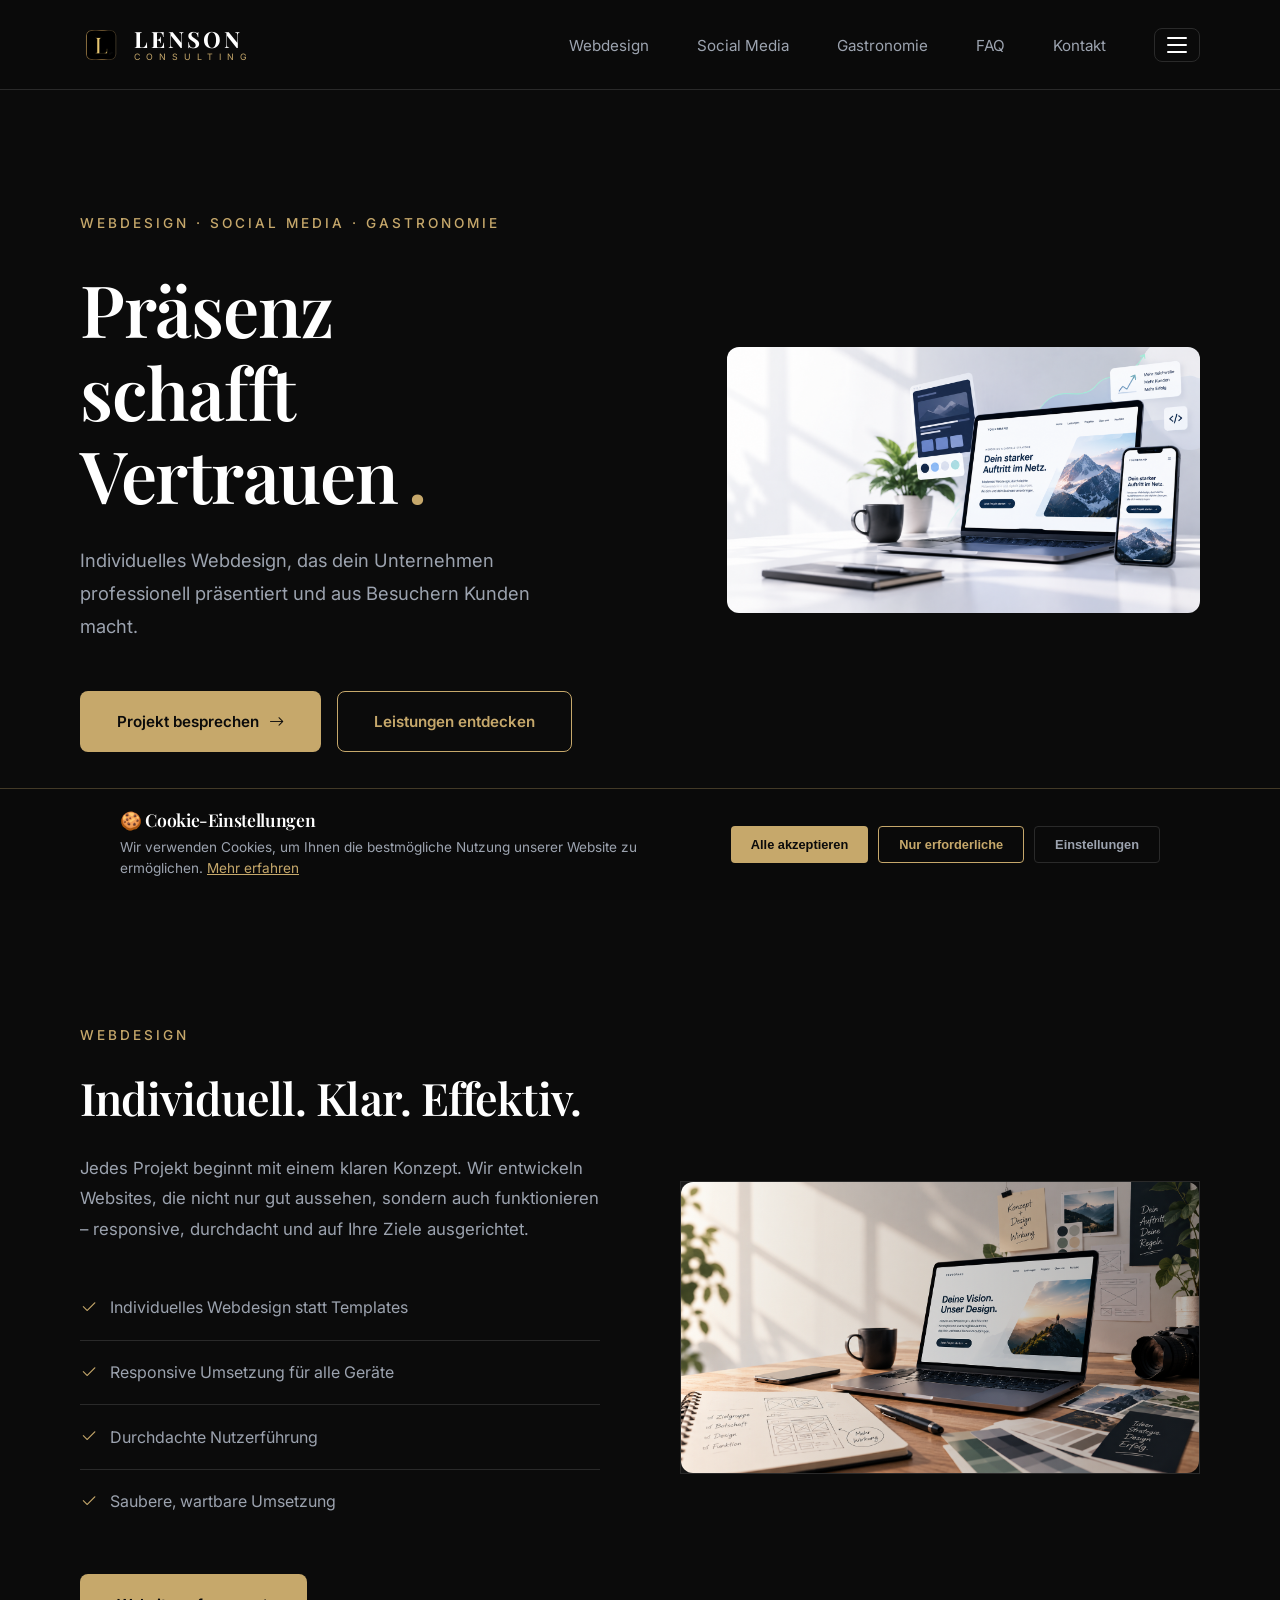
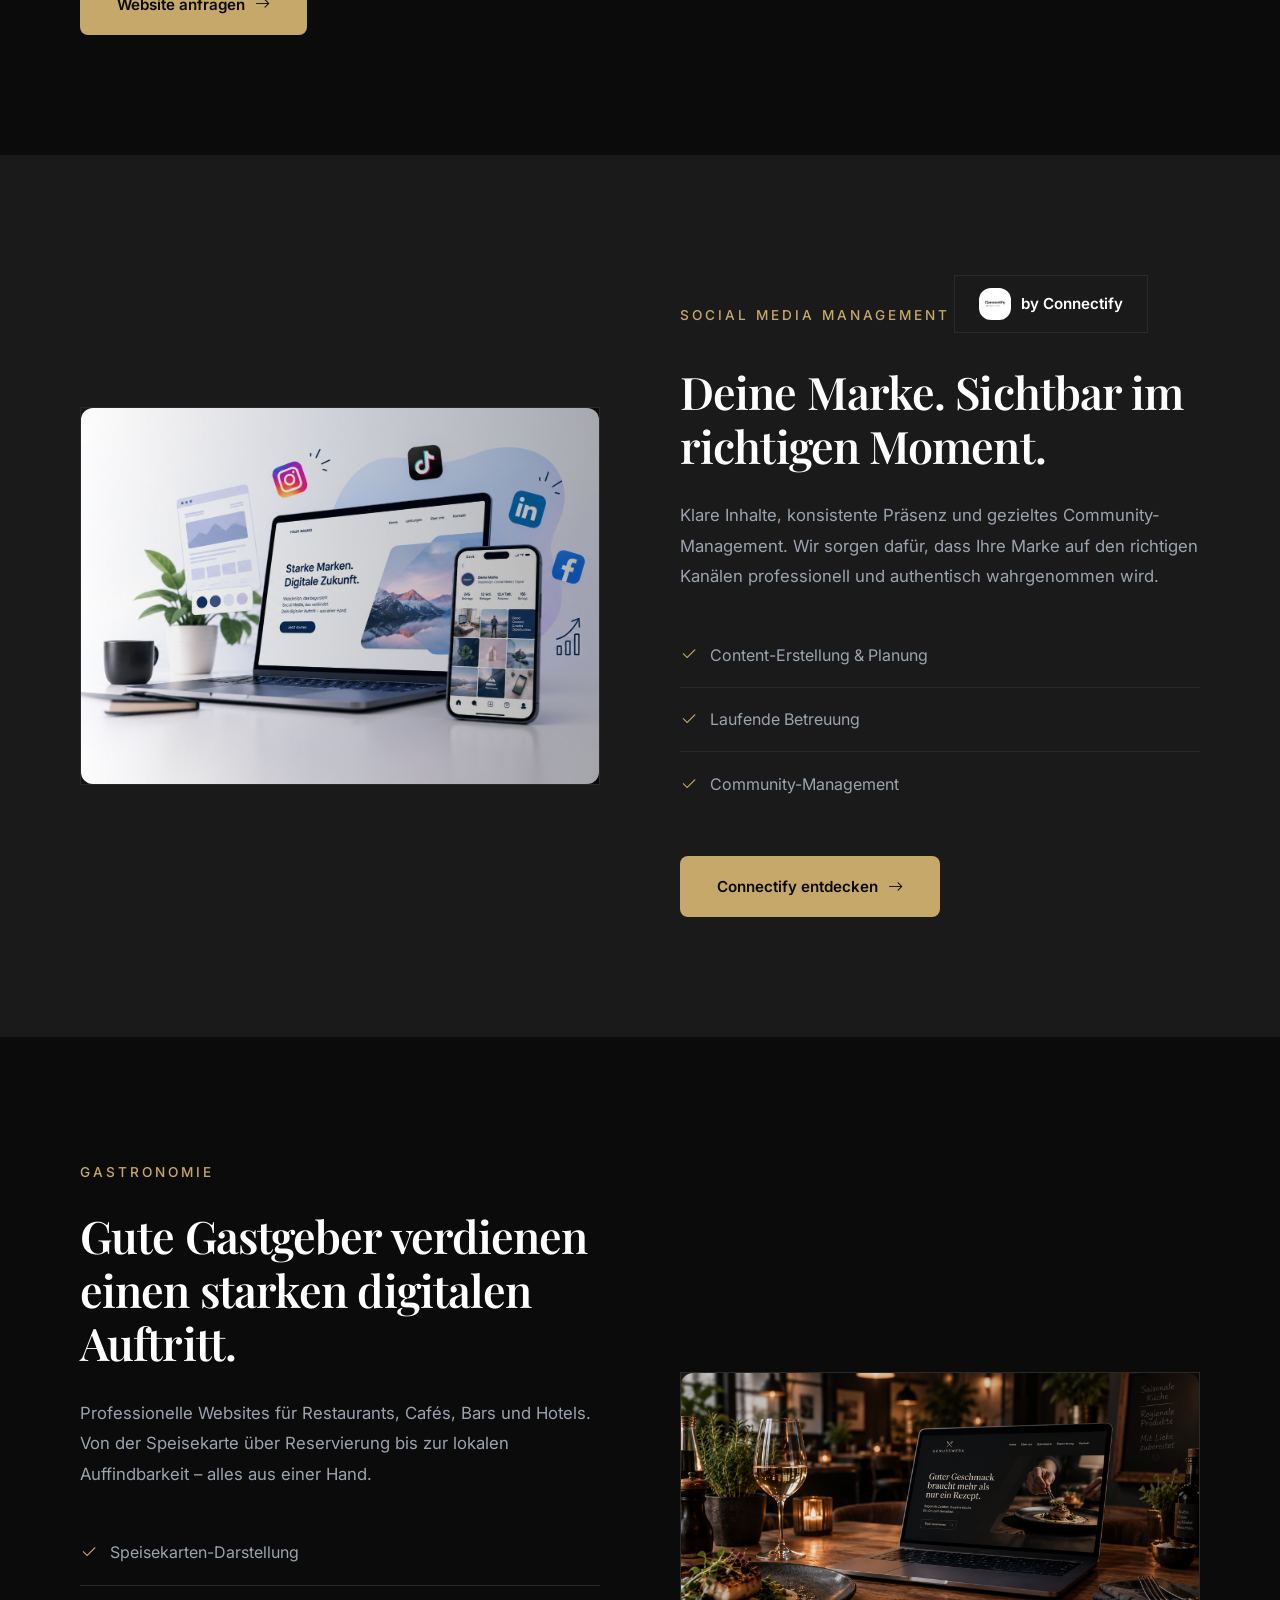
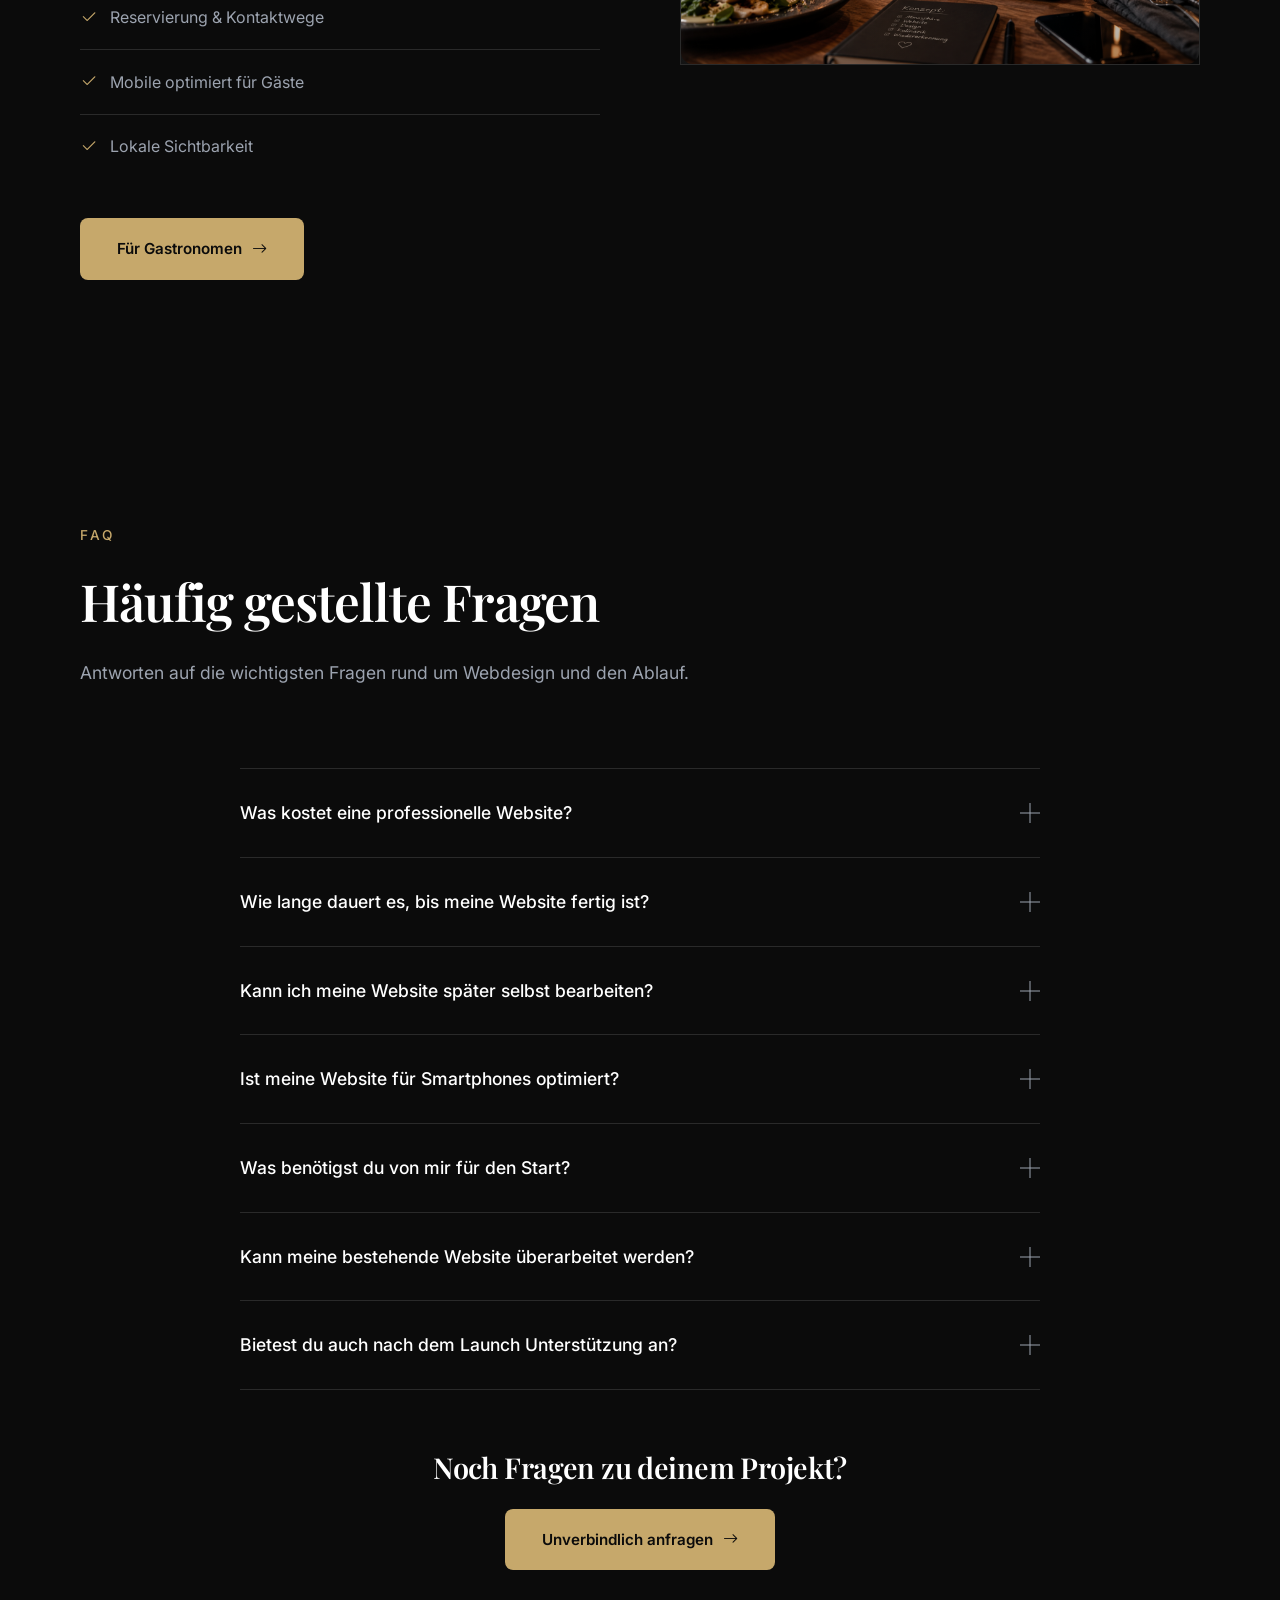
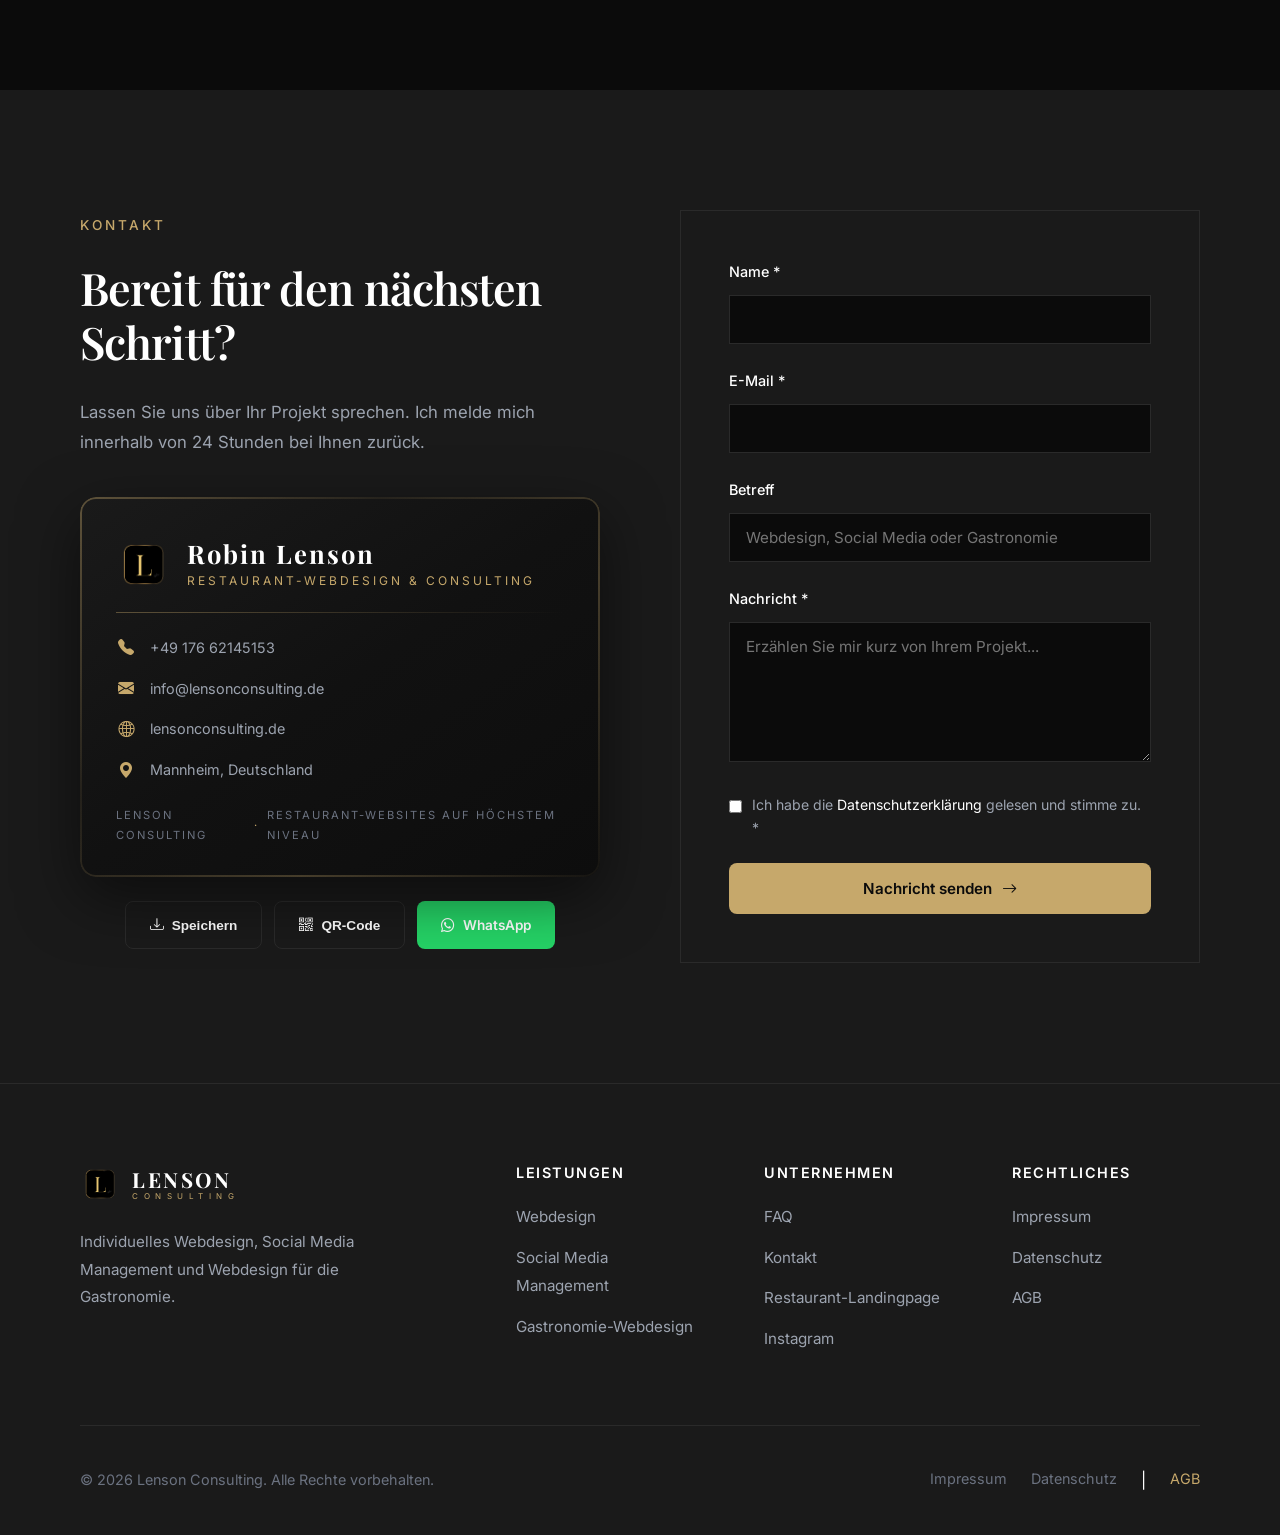
<file: index.html>
<!DOCTYPE html>
<html lang="de">
<head>
    <meta charset="UTF-8">
    <meta name="viewport" content="width=device-width, initial-scale=1.0">
    
    <title>Lenson Consulting | Webdesign, Social Media & Gastronomie</title>
    <meta name="description" content="Lenson Consulting – Individuelles Webdesign, Social Media Management by Connectify und Webdesign für die Gastronomie. Klar durchdacht, hochwertig umgesetzt.">
    <meta name="keywords" content="Webdesign Mannheim, Webdesign Agentur, Social Media Management, Connectify, Restaurant Webdesign, Lenson Consulting">
    <meta name="author" content="Robin Lenson">
    <meta name="robots" content="index, follow">
    <link rel="canonical" href="https://lensonconsulting.de/">
    
    <meta property="og:title" content="Lenson Consulting | Webdesign, Social Media & Gastronomie">
    <meta property="og:description" content="Individuelles Webdesign, Social Media Management by Connectify und Webdesign für die Gastronomie.">
    <meta property="og:type" content="website">
    <meta property="og:url" content="https://lensonconsulting.de/">
    <meta property="og:locale" content="de_DE">
    <meta property="og:site_name" content="Lenson Consulting">
    
    <link rel="icon" type="image/png" sizes="32x32" href="assets/images/favicon-32x32.png">
    <link rel="icon" type="image/png" sizes="16x16" href="assets/images/favicon-16x16.png">
    <link rel="apple-touch-icon" sizes="180x180" href="assets/images/apple-touch-icon.png">
    
    
    <link rel="preconnect" href="https://fonts.googleapis.com">
    <link rel="preconnect" href="https://fonts.gstatic.com" crossorigin>
    <link href="https://fonts.googleapis.com/css2?family=Inter:wght@300;400;500;600&family=Playfair+Display:wght@400;500;600;700&display=swap" rel="stylesheet">
    <link rel="stylesheet" href="css/landing-new.css">
    <link href="https://cdn.jsdelivr.net/npm/bootstrap-icons@1.11.3/font/bootstrap-icons.css" rel="stylesheet">

    <style>
        /* Hero Text Animation – 3-Zeilen-Layout */
        :root {
            --hero-line-height: 1.15em;
            --hero-scale: 1;
            --hero-gap: 0.15em;
            --hero-safety: 0.25em;
            --hero-bezier-k: 1.3;
        }

        @media (max-width: 430px) {
            :root {
                --hero-bezier-k: 1.1;
            }
        }

        @media (max-width: 360px) {
            :root {
                --hero-bezier-k: 0.9;
            }
        }

        .hero-text-wrapper {
            display: block;
            line-height: var(--hero-line-height);
            position: relative;
            font-size: clamp(1.8rem, 8.5vw, 4.5rem);
            -webkit-text-size-adjust: 100%;
            text-size-adjust: 100%;
        }

        .hero-line {
            height: var(--hero-line-height);
            line-height: var(--hero-line-height);
            display: flex;
            align-items: baseline;
            gap: var(--hero-gap);
            overflow: visible;
            white-space: nowrap;
        }

        .hero-line .hero-word {
            display: inline-block;
            white-space: nowrap;
            overflow-wrap: normal;
            hyphens: none;
        }

        .hero-word {
            display: inline-block;
            white-space: nowrap;
            overflow-wrap: normal;
            hyphens: none;
            transition: opacity 2s ease-in-out, transform 2s cubic-bezier(0.4, 0, 0.2, 1);
            -webkit-tap-highlight-color: transparent;
            touch-action: manipulation;
        }

        .hero-word-static {
            /* "schafft" – niemals animiert */
            transition: none;
        }

        .hero-dot {
            display: inline-block;
            color: var(--color-gold);
            white-space: nowrap;
        }

        .hero-sr-only {
            position: absolute;
            width: 1px;
            height: 1px;
            padding: 0;
            margin: -1px;
            overflow: hidden;
            clip: rect(0, 0, 0, 0);
            white-space: nowrap;
            border: 0;
        }

        .hero-word[aria-hidden="true"] {
            user-select: none;
        }

        @media (prefers-reduced-motion: reduce) {
            .hero-word {
                transition: opacity 0.3s ease;
            }
        }
    </style>
</head>
<body>
    <!-- Navigation -->
    <header class="nav-header" id="navHeader">
        <nav class="nav-container">
            <a href="#" class="nav-logo">
                <img src="assets/images/logo.png" alt="Lenson Consulting Logo">
                <div class="nav-logo-text">
                    <span class="nav-logo-main">Lenson</span>
                    <span class="nav-logo-sub">CONSULTING</span>
                </div>
            </a>
            
            <ul class="nav-menu">
                <li><a href="#webdesign" class="nav-link">Webdesign</a></li>
                <li><a href="#social" class="nav-link">Social Media</a></li>
                <li><a href="#gastronomie" class="nav-link">Gastronomie</a></li>
                <li><a href="#faq" class="nav-link">FAQ</a></li>
                <li><a href="#kontakt" class="nav-link">Kontakt</a></li>
                <li class="nav-legal-dropdown">
                    <button class="nav-legal-toggle" aria-label="Rechtliches Menü">
                        <svg width="20" height="16" viewBox="0 0 20 16" fill="none" xmlns="http://www.w3.org/2000/svg">
                            <rect y="0" width="20" height="2" rx="1" fill="currentColor"/>
                            <rect y="7" width="20" height="2" rx="1" fill="currentColor"/>
                            <rect y="14" width="20" height="2" rx="1" fill="currentColor"/>
                        </svg>
                    </button>
                    <ul class="nav-legal-menu">
                        <li><a href="datenschutz.html">Datenschutz</a></li>
                        <li><a href="impressum.html">Impressum</a></li>
                        <li><a href="agb.html">AGB</a></li>
                    </ul>
                </li>
            </ul>
            
            <button class="nav-toggle" aria-label="Menü öffnen" id="navToggle">
                <span></span>
                <span></span>
                <span></span>
            </button>
        </nav>
    </header>
    <script>
        document.addEventListener('DOMContentLoaded', function() {
            const toggle = document.querySelector('.nav-legal-toggle');
            const dropdown = document.querySelector('.nav-legal-dropdown');
            if (toggle && dropdown) {
                toggle.addEventListener('click', function(e) {
                    e.preventDefault();
                    e.stopPropagation();
                    dropdown.classList.toggle('open');
                });
                document.addEventListener('click', function(e) {
                    if (!dropdown.contains(e.target)) {
                        dropdown.classList.remove('open');
                    }
                });
            }
            const navToggle = document.getElementById('navToggle');
            const navMenu = document.querySelector('.nav-menu');
            if (navToggle && navMenu) {
                navToggle.addEventListener('click', function() {
                    navMenu.classList.toggle('active');
                });
                const navLinks = navMenu.querySelectorAll('.nav-link');
                navLinks.forEach(link => {
                    link.addEventListener('click', function() {
                        navMenu.classList.remove('active');
                    });
                });
            }

            const pill = document.querySelector('.liquid-nav-pill');
            const drop = document.querySelector('.liquid-nav-drop');
            const links = document.querySelectorAll('.liquid-nav-link');
            const cta = document.querySelector('.liquid-nav-cta');
            if (pill && drop && links.length) {
                function moveDrop(el) {
                    if (!el) return;
                    const rect = el.getBoundingClientRect();
                    const pillRect = pill.getBoundingClientRect();
                    const left = rect.left - pillRect.left + pill.scrollLeft;
                    const width = rect.width;
                    drop.style.width = width + 'px';
                    drop.style.transform = 'translateX(' + left + 'px)';
                    pill.classList.add('has-active');
                }
                links.forEach(link => {
                    link.addEventListener('mouseenter', () => moveDrop(link));
                    link.addEventListener('focus', () => moveDrop(link));
                });
                if (cta) {
                    cta.addEventListener('mouseenter', () => moveDrop(cta));
                    cta.addEventListener('focus', () => moveDrop(cta));
                }
                pill.addEventListener('mouseleave', () => {
                    pill.classList.remove('has-active');
                });
            }
        });
    </script>

    <!-- Hero Section -->
    <section class="hero">
        <div class="container">
            <div class="hero-grid">
                <div class="hero-content">
                    <span class="hero-label">Webdesign · Social Media · Gastronomie</span>
                    <h1 class="hero-title">
                    <span class="hero-text-wrapper" id="heroText">
                        <span class="hero-line" id="heroLine1">
                            <span class="hero-word" data-word="Präsenz" aria-hidden="true">Präsenz</span>
                        </span>
                        <span class="hero-line" id="heroLine2">
                            <span class="hero-word hero-word-static" data-word="schafft" aria-hidden="true">schafft</span>
                        </span>
                        <span class="hero-line" id="heroLine3">
                            <span class="hero-word" data-word="Vertrauen" aria-hidden="true">Vertrauen</span>
                            <span class="hero-dot" aria-hidden="true">.</span>
                        </span>
                    </span>
                </h1>
                <p class="sr-only hero-sr-only" id="heroAria" aria-live="polite">Präsenz schafft Vertrauen. Vertrauen schafft Kontakt. Kontakt schafft Umsatz. Umsatz schafft Mehrwert. Mehrwert schafft Empfehlung. Empfehlung schafft Präsenz.</p>
                    <p class="hero-subtitle">
                        Individuelles Webdesign, das dein Unternehmen professionell präsentiert und aus Besuchern Kunden macht.
                    </p>
                    <div class="hero-actions">
                        <a href="#kontakt" class="btn btn-primary">
                            Projekt besprechen
                            <i class="bi bi-arrow-right"></i>
                        </a>
                        <a href="#webdesign" class="btn btn-secondary">
                            Leistungen entdecken
                        </a>
                    </div>
                </div>
                <div class="hero-visual">
                    <div class="hero-mockup">
                        <img src="assets/images/index-1.jpg" alt="Lenson Consulting Webdesign" style="width: 100%; height: auto; object-fit: contain; display: block; border-radius: 12px;">
                    </div>
                </div>
            </div>
        </div>
    </section>

    <!-- Webdesign Section -->
    <section id="webdesign" class="section webdesign-section">
        <div class="container">
            <div class="webdesign-grid">
                <div class="webdesign-content">
                    <span class="section-label">Webdesign</span>
                    <h2>Individuell. Klar. Effektiv.</h2>
                    <p>
                        Jedes Projekt beginnt mit einem klaren Konzept. Wir entwickeln Websites, die nicht nur gut aussehen, sondern auch funktionieren – responsive, durchdacht und auf Ihre Ziele ausgerichtet.
                    </p>
                    <ul class="webdesign-list">
                        <li><i class="bi bi-check2"></i> Individuelles Webdesign statt Templates</li>
                        <li><i class="bi bi-check2"></i> Responsive Umsetzung für alle Geräte</li>
                        <li><i class="bi bi-check2"></i> Durchdachte Nutzerführung</li>
                        <li><i class="bi bi-check2"></i> Saubere, wartbare Umsetzung</li>
                    </ul>
                    <a href="#kontakt" class="btn btn-primary">
                        Website anfragen
                        <i class="bi bi-arrow-right"></i>
                    </a>
                </div>
                <div class="webdesign-visual">
                    <div class="webdesign-image">
                        <img src="assets/images/index-2.jpg" alt="Webdesign Projekt" style="width: 100%; height: auto; object-fit: contain;">
                    </div>
                </div>
            </div>
        </div>
    </section>

    <!-- Social Media Section -->
    <section id="social" class="section social-section">
        <div class="container">
            <div class="social-grid">
                <div class="social-visual">
                    <div class="webdesign-image">
                        <img src="assets/images/index-3.jpg" alt="Social Media Management" style="width: 100%; height: auto; object-fit: contain;">
                    </div>
                </div>
                <div class="social-content">
                    <span class="section-label">Social Media Management</span>
                    <div class="connectify-brand">
                        <img src="assets/images/connectify-avatar.jpg" alt="Connectify">
                        <span class="connectify-name">by Connectify</span>
                    </div>
                    <h2>Deine Marke. Sichtbar im richtigen Moment.</h2>
                    <p>
                        Klare Inhalte, konsistente Präsenz und gezieltes Community-Management. Wir sorgen dafür, dass Ihre Marke auf den richtigen Kanälen professionell und authentisch wahrgenommen wird.
                    </p>
                    <ul class="webdesign-list">
                        <li><i class="bi bi-check2"></i> Content-Erstellung & Planung</li>
                        <li><i class="bi bi-check2"></i> Laufende Betreuung</li>
                        <li><i class="bi bi-check2"></i> Community-Management</li>
                    </ul>
                    <a href="https://connectify-marketing.de" target="_blank" class="btn btn-primary">
                        Connectify entdecken
                        <i class="bi bi-arrow-right"></i>
                    </a>
                </div>
            </div>
        </div>
    </section>

    <!-- Gastronomie Section -->
    <section id="gastronomie" class="section gastronomy-section">
        <div class="container">
            <div class="gastronomy-grid">
                <div class="gastronomy-content">
                    <span class="section-label">Gastronomie</span>
                    <h2>Gute Gastgeber verdienen einen starken digitalen Auftritt.</h2>
                    <p>
                        Professionelle Websites für Restaurants, Cafés, Bars und Hotels. Von der Speisekarte über Reservierung bis zur lokalen Auffindbarkeit – alles aus einer Hand.
                    </p>
                    <ul class="webdesign-list">
                        <li><i class="bi bi-check2"></i> Speisekarten-Darstellung</li>
                        <li><i class="bi bi-check2"></i> Reservierung & Kontaktwege</li>
                        <li><i class="bi bi-check2"></i> Mobile optimiert für Gäste</li>
                        <li><i class="bi bi-check2"></i> Lokale Sichtbarkeit</li>
                    </ul>
                    <a href="restaurant.html" class="btn btn-primary">
                        Für Gastronomen
                        <i class="bi bi-arrow-right"></i>
                    </a>
                </div>
                <div class="gastronomy-visual">
                    <div class="webdesign-image">
                        <img src="assets/images/index-4.jpg" alt="Restaurant Webdesign" style="width: 100%; height: auto; object-fit: contain;">
                    </div>
                </div>
            </div>
        </div>
    </section>

    <!-- FAQ -->
    <section id="faq" class="faq-section">
        <div class="container">
            <div class="section-header">
                <span class="section-label">FAQ</span>
                <h2 class="section-title">Häufig gestellte Fragen</h2>
                <p class="section-description">Antworten auf die wichtigsten Fragen rund um Webdesign und den Ablauf.</p>
            </div>
            <div class="faq-list">
                <details class="faq-item">
                    <summary class="faq-question">Was kostet eine professionelle Website?<span class="faq-icon"></span></summary>
                    <div class="faq-answer">
                        <p>Die Kosten richten sich nach Umfang, Funktionen und individuellen Anforderungen. Du erhältst ein transparentes, auf dein Projekt zugeschnittenes Angebot – ohne versteckte Kosten.</p>
                    </div>
                </details>
                <details class="faq-item">
                    <summary class="faq-question">Wie lange dauert es, bis meine Website fertig ist?<span class="faq-icon"></span></summary>
                    <div class="faq-answer">
                        <p>Das hängt vom Umfang des Projekts und der Bereitstellung deiner Inhalte ab. Nach unserem Erstgespräch erhältst du eine realistische Einschätzung des Zeitrahmens.</p>
                    </div>
                </details>
                <details class="faq-item">
                    <summary class="faq-question">Kann ich meine Website später selbst bearbeiten?<span class="faq-icon"></span></summary>
                    <div class="faq-answer">
                        <p>Ja. Auf Wunsch richten wir deine Website so ein, dass du Inhalte wie Texte, Bilder oder Angebote selbst aktualisieren kannst.</p>
                    </div>
                </details>
                <details class="faq-item">
                    <summary class="faq-question">Ist meine Website für Smartphones optimiert?<span class="faq-icon"></span></summary>
                    <div class="faq-answer">
                        <p>Ja. Jede Website wird für Smartphones, Tablets und Desktop-Geräte gestaltet, damit deine Inhalte auf allen Bildschirmgrößen überzeugen.</p>
                    </div>
                </details>
                <details class="faq-item">
                    <summary class="faq-question">Was benötigst du von mir für den Start?<span class="faq-icon"></span></summary>
                    <div class="faq-answer">
                        <p>Zunächst sprechen wir über dein Unternehmen, deine Ziele und deine Vorstellungen. Vorhandene Texte, Bilder und dein Logo helfen beim Einstieg – alles Weitere klären wir gemeinsam.</p>
                    </div>
                </details>
                <details class="faq-item">
                    <summary class="faq-question">Kann meine bestehende Website überarbeitet werden?<span class="faq-icon"></span></summary>
                    <div class="faq-answer">
                        <p>Ja. Wir können deine bestehende Website modernisieren, das Design verbessern und Inhalte oder Funktionen an deine aktuellen Anforderungen anpassen.</p>
                    </div>
                </details>
                <details class="faq-item">
                    <summary class="faq-question">Bietest du auch nach dem Launch Unterstützung an?<span class="faq-icon"></span></summary>
                    <div class="faq-answer">
                        <p>Ja. Auch nach der Veröffentlichung kannst du auf Unterstützung zählen – beispielsweise bei Änderungen, Aktualisierungen oder der Weiterentwicklung deiner Website.</p>
                    </div>
                </details>
            </div>
            <div class="faq-cta">
                <h3>Noch Fragen zu deinem Projekt?</h3>
                <a href="#kontakt" class="btn btn-primary">Unverbindlich anfragen <i class="bi bi-arrow-right"></i></a>
            </div>
        </div>
    </section>

    <!-- Kontakt Section -->
    <section id="kontakt" class="contact-section">
        <div class="container">
            <div class="contact-grid">
                <div class="contact-content">
                    <span class="section-label">Kontakt</span>
                    <h2>Bereit für den nächsten Schritt?</h2>
                    <p>
                        Lassen Sie uns über Ihr Projekt sprechen. Ich melde mich innerhalb von 24 Stunden bei Ihnen zurück.
                    </p>
                    <div class="vcard-col">
                        <div class="vcard-wrapper">
                            <div class="vcard" id="vcardDownload">
                                <div class="vcard-inner">
                                    <div class="vcard-border"></div>
                                    <div class="vcard-content">
                                        <div class="vcard-header">
                                            <img src="assets/images/logo.png" alt="Lenson Consulting Logo" class="vcard-logo">
                                            <div class="vcard-name-group">
                                                <h3 class="vcard-name">Robin Lenson</h3>
                                                <span class="vcard-title">Restaurant-Webdesign & Consulting</span>
                                            </div>
                                        </div>
                                        <div class="vcard-divider"></div>
                                        <div class="vcard-details">
                                            <div class="vcard-detail"><i class="bi bi-telephone-fill"></i><a href="tel:+4917662145153">+49 176 62145153</a></div>
                                            <div class="vcard-detail"><i class="bi bi-envelope-fill"></i><a href="mailto:info@lensonconsulting.de">info@lensonconsulting.de</a></div>
                                            <div class="vcard-detail"><i class="bi bi-globe2"></i><a href="https://lensonconsulting.de" target="_blank">lensonconsulting.de</a></div>
                                            <div class="vcard-detail"><i class="bi bi-geo-alt-fill"></i><span>Mannheim, Deutschland</span></div>
                                        </div>
                                        <div class="vcard-footer-text">
                                            <span>Lenson Consulting</span>
                                            <span class="vcard-dot">·</span>
                                            <span>Restaurant-Websites auf höchstem Niveau</span>
                                        </div>
                                    </div>
                                </div>
                            </div>
                            <div class="vcard-actions">
                                <button class="vcard-btn vcard-btn-download" onclick="downloadVCard()" title="Als Kontakt speichern"><i class="bi bi-download"></i><span>Speichern</span></button>
                                <button class="vcard-btn vcard-btn-qr" onclick="toggleQR()" title="QR-Code anzeigen"><i class="bi bi-qr-code"></i><span>QR-Code</span></button>
                                <a href="https://wa.me/4917662145153" target="_blank" class="vcard-btn vcard-btn-whatsapp" title="WhatsApp"><i class="bi bi-whatsapp"></i><span>WhatsApp</span></a>
                            </div>
                        </div>
                        <div class="vcard-qr-modal" id="qrModal">
                            <div class="vcard-qr-card">
                                <button class="vcard-qr-close" onclick="toggleQR()">✕</button>
                                <h3>QR-Code scannen</h3>
                                <div class="vcard-qr-code" id="qrCode"></div>
                                <p>Scannen Sie den Code, um die Kontaktdaten direkt in Ihr Telefon zu speichern.</p>
                            </div>
                        </div>
                    </div>
                </div>
                <div class="contact-form-wrapper">
                    <form id="kontaktForm" class="contact-form" action="https://api.web3forms.com/submit" method="POST">
                        <input type="hidden" name="access_key" value="2ea00a9f-83c1-4240-a87c-0bb181b3530d">
                        <input type="hidden" name="subject" value="Neue Anfrage von lensonconsulting.de">
                        
                        <div class="form-group">
                            <label for="name" class="form-label">Name *</label>
                            <input type="text" class="form-input" id="name" name="name" required>
                        </div>
                        <div class="form-group">
                            <label for="email" class="form-label">E-Mail *</label>
                            <input type="email" class="form-input" id="email" name="email" required>
                        </div>
                        <div class="form-group">
                            <label for="subject" class="form-label">Betreff</label>
                            <input type="text" class="form-input" id="subject" name="subject" placeholder="Webdesign, Social Media oder Gastronomie">
                        </div>
                        <div class="form-group">
                            <label for="message" class="form-label">Nachricht *</label>
                            <textarea class="form-textarea" id="message" name="message" required placeholder="Erzählen Sie mir kurz von Ihrem Projekt..."></textarea>
                        </div>
                        <div class="form-checkbox">
                            <input type="checkbox" id="privacy" required>
                            <label for="privacy">Ich habe die <a href="datenschutz.html">Datenschutzerklärung</a> gelesen und stimme zu. *</label>
                        </div>
                        <button type="submit" class="btn btn-submit">
                            Nachricht senden
                            <i class="bi bi-arrow-right"></i>
                        </button>
                    </form>
                    <div id="formMessage"></div>
                </div>
            </div>
        </div>
    </section>

    <!-- Footer -->
    <footer class="footer">
        <div class="container">
            <div class="footer-grid">
                <div class="footer-brand">
                    <div class="footer-logo">
                        <img src="assets/images/logo.png" alt="Lenson Consulting Logo">
                        <div class="footer-logo-text">
                            <span class="footer-logo-main">Lenson</span>
                            <span class="footer-logo-sub">CONSULTING</span>
                        </div>
                    </div>
                    <p class="footer-description">
                        Individuelles Webdesign, Social Media Management und Webdesign für die Gastronomie.
                    </p>
                </div>
                <div>
                    <h4 class="footer-heading">Leistungen</h4>
                    <ul class="footer-links">
                        <li><a href="#webdesign">Webdesign</a></li>
                        <li><a href="#social">Social Media Management</a></li>
                        <li><a href="#gastronomie">Gastronomie-Webdesign</a></li>
                    </ul>
                </div>
                <div>
                    <h4 class="footer-heading">Unternehmen</h4>
                    <ul class="footer-links">
                        <li><a href="#faq">FAQ</a></li>
                        <li><a href="#kontakt">Kontakt</a></li>
                        <li><a href="restaurant.html">Restaurant-Landingpage</a></li>
                        <li><a href="https://instagram.com/lensonconsulting" target="_blank">Instagram</a></li>
                    </ul>
                </div>
                <div>
                    <h4 class="footer-heading">Rechtliches</h4>
                    <ul class="footer-links">
                        <li><a href="impressum.html">Impressum</a></li>
                        <li><a href="datenschutz.html">Datenschutz</a></li>
                        <li><a href="agb.html">AGB</a></li>
                    </ul>
                </div>
            </div>
            <div class="footer-bottom">
                <p class="footer-copyright">&copy; 2026 Lenson Consulting. Alle Rechte vorbehalten.</p>
                <div class="footer-legal">
                    <a href="impressum.html">Impressum</a>
                    <a href="datenschutz.html">Datenschutz</a> | <a href="agb.html" class="text-gold">AGB</a>
                </div>
            </div>
        </div>
    </footer>

<!-- Cookie Banner -->
<div class="cookie-banner" id="cookieBanner">
    <div class="cookie-container">
        <div class="cookie-text">
            <h4>🍪 Cookie-Einstellungen</h4>
            <p>Wir verwenden Cookies, um Ihnen die bestmögliche Nutzung unserer Website zu ermöglichen. <a href="datenschutz.html">Mehr erfahren</a></p>
        </div>
        <div class="cookie-buttons">
            <button class="cookie-btn cookie-btn-accept" onclick="acceptAllCookies()">Alle akzeptieren</button>
            <button class="cookie-btn cookie-btn-essential" onclick="acceptEssentialCookies()">Nur erforderliche</button>
            <button class="cookie-btn cookie-btn-settings" onclick="openCookieSettings()">Einstellungen</button>
        </div>
    </div>
</div>

<!-- Cookie-Einstellungen Modal -->
<div class="cookie-modal" id="cookieModal">
    <div class="cookie-modal-card">
        <h3>Cookie-Einstellungen</h3>
        <p>Wählen Sie aus, welche Cookies Sie zulassen möchten. Erforderliche Cookies sind für den Betrieb der Website notwendig.</p>
        <div class="cookie-toggle-group">
            <div class="cookie-toggle">
                <div class="cookie-toggle-info">
                    <h5>Erforderliche Cookies</h5>
                    <p>Notwendig für die Grundfunktionen der Website.</p>
                </div>
                <label class="cookie-switch">
                    <input type="checkbox" checked disabled>
                    <span class="cookie-slider"></span>
                </label>
            </div>
            <div class="cookie-toggle">
                <div class="cookie-toggle-info">
                    <h5>Google Fonts</h5>
                    <p>Lädt Schriftarten von Google-Servern für die Darstellung.</p>
                </div>
                <label class="cookie-switch">
                    <input type="checkbox" id="cookieGoogleFonts" checked>
                    <span class="cookie-slider"></span>
                </label>
            </div>
            <div class="cookie-toggle">
                <div class="cookie-toggle-info">
                    <h5>Analytische Cookies</h5>
                    <p>Helfen uns zu verstehen, wie Besucher die Website nutzen.</p>
                </div>
                <label class="cookie-switch">
                    <input type="checkbox" id="cookieAnalytics">
                    <span class="cookie-slider"></span>
                </label>
            </div>
        </div>
        <button class="cookie-save-btn" onclick="saveCookieSettings()">Einstellungen speichern</button>
    </div>
</div>

    <script src="js/main.js"></script>

    <script>
        // Navbar scroll effect
        window.addEventListener('scroll', () => {
            const header = document.getElementById('navHeader');
            const navMenu = document.querySelector('.nav-menu');
            if (window.scrollY > 50) {
                header.classList.add('scrolled');
            } else {
                header.classList.remove('scrolled');
            }
            if (navMenu && navMenu.classList.contains('active')) {
                navMenu.classList.remove('active');
            }
        });

        // Smooth scroll for anchor links
        document.querySelectorAll('a[href^="#"]').forEach(anchor => {
            anchor.addEventListener('click', function (e) {
                e.preventDefault();
                const target = document.querySelector(this.getAttribute('href'));
                if (target) {
                    target.scrollIntoView({
                        behavior: 'smooth',
                        block: 'start'
                    });
                }
            });
        });

        // Kontaktformular Validierung
        const kontaktForm = document.getElementById('kontaktForm');
        const formMessage = document.getElementById('formMessage');

        if (kontaktForm) {
            kontaktForm.addEventListener('submit', function(e) {
                const name = document.getElementById('name').value.trim();
                const email = document.getElementById('email').value.trim();
                const nachricht = document.getElementById('message').value.trim();
                
                if (!name || !email || !nachricht) {
                    e.preventDefault();
                    showFormMessage('Bitte füllen Sie alle Pflichtfelder aus.', 'error');
                    return;
                }
                
                if (!/^[^\s@]+@[^\s@]+\.[^\s@]+$/.test(email)) {
                    e.preventDefault();
                    showFormMessage('Bitte geben Sie eine gültige E-Mail-Adresse ein.', 'error');
                    return;
                }
                
                showFormMessage('Vielen Dank, ' + name + '! Ihre Anfrage wird gesendet.', 'success');
            });
        }

        function showFormMessage(message, type) {
            if (!formMessage) return;
            formMessage.innerHTML = '';
            const div = document.createElement('div');
            div.className = 'form-message alert ' + (type === 'success' ? 'alert-success' : 'alert-danger');
            div.textContent = message;
            div.style.marginTop = '20px';
            div.style.borderRadius = '8px';
            formMessage.appendChild(div);
            setTimeout(() => { formMessage.innerHTML = ''; }, 8000);
        }
    </script>

    <script>
    (function () {
        "use strict";

        // === KONFIGURATION – hier Texte & Timings anpassen ===
        var SEQUENCE = [
            { words: ["Präsenz", "schafft", "Vertrauen"], next: "Kontakt" },
            { words: ["Vertrauen", "schafft", "Kontakt"], next: "Mehrwert" },
            { words: ["Kontakt", "schafft", "Mehrwert"], next: "Empfehlung" },
            { words: ["Mehrwert", "schafft", "Empfehlung"], next: "Präsenz" },
            { words: ["Empfehlung", "schafft", "Präsenz"], next: "Vertrauen" }
        ];

        var TIMINGS = {
            HOLD_DURATION: 1000,
            FADE_DURATION: 1500,
            MOVE_DURATION: 2000,
            TYPE_DURATION: 1500
        };

        // Bézier-Kurven-Parameter für die Wanderung
        var BEZIER = {
            SWING_FACTOR: 1.4,      // Kontrollpunkte-Faktor für Ausschwingen
            SAMPLE_POINTS: 60,      // Anzahl der Stützpunkte
            EASING: "cubic-bezier(0.45, 0, 0.25, 1)"  // Sanfter Start/Ende
        };

        // Mobile-Optimierung: Konstanten für schmale Screens
        var MOBILE = {
            SAFETY_GAP: 0.25,       // Sicherheitsabstand rechts von "schafft" in em
            MIN_SCALE: 0.85,        // Mindest-Skala für Schriftgröße bei Engpässen
            RESIZE_DEBOUNCE: 150,   // Debounce-Zeit für Resize in ms
            MAX_WIDTH: 430          // Grenze für mobile Anpassungen
        };

        var REDUCED_MOTION = window.matchMedia("(prefers-reduced-motion: reduce)").matches;

        // === DOM-Referenzen ===
        var wrapper = document.getElementById("heroText");
        var line1 = document.getElementById("heroLine1");
        var line2 = document.getElementById("heroLine2");
        var line3 = document.getElementById("heroLine3");
        var wordFirst = line1.querySelector(".hero-word");
        var wordLast = line3.querySelector(".hero-word");
        var dotLast = line3.querySelector(".hero-dot");
        var ariaLive = document.getElementById("heroAria");

        var currentStep = 0;
        var timer = null;
        var isPaused = false;
        var heroVisible = true;

        // === Hilfen ===
        function clearTimer() {
            if (timer) {
                clearTimeout(timer);
                timer = null;
            }
        }

        function resetWordStyles(el) {
            el.removeAttribute("style");
        }

        function cancelAnimations() {
            [wordFirst, wordLast, dotLast].forEach(function (el) {
                if (el && el.style.transition) {
                    el.style.transition = "none";
                }
                if (el && el.getAnimations) {
                    el.getAnimations().forEach(function (a) { a.cancel(); });
                }
            });
        }

        function getPos(el) {
            var wr = wrapper.getBoundingClientRect();
            var r = el.getBoundingClientRect();
            return { left: r.left - wr.left, top: r.top - wr.top, width: r.width, height: r.height };
        }

        function getSchafftWidth() {
            return line2.querySelector(".hero-word").getBoundingClientRect().width;
        }

        function currentSentence() {
            return SEQUENCE[currentStep].words.join(" ");
        }

        function setOpacity(el, val, dur) {
            el.style.transition = "opacity " + (dur / 1000) + "s ease-in-out";
            el.style.opacity = val;
        }

        function wait(ms) {
            return new Promise(function (resolve) { setTimeout(resolve, ms); });
        }

        function waitForTransition(el, timeout) {
            return new Promise(function (resolve) {
                var settled = false;
                function done() {
                    if (settled) return;
                    settled = true;
                    el.removeEventListener("transitionend", done);
                    clearTimeout(fallback);
                    resolve();
                }
                el.addEventListener("transitionend", done);
                var fallback = setTimeout(done, timeout || 2500);
            });
        }

        // === Schritt ausführen ===
        function runStep() {
            if (isPaused) return;

            // Alle laufenden Transitions/Animationen abbrechen (Bug B Behandlung)
            cancelAnimations();

            var step = SEQUENCE[currentStep];

            // Wort 1 + Wort 3 + Punkt sauber initialisieren
            resetWordStyles(wordFirst);
            resetWordStyles(wordLast);
            resetWordStyles(dotLast);
            wordFirst.textContent = step.words[0];
            wordFirst.dataset.word = step.words[0];
            wordLast.textContent = step.words[2];
            wordLast.dataset.word = step.words[2];
            dotLast.textContent = ".";
            wordFirst.style.opacity = "1";
            wordLast.style.opacity = "1";
            dotLast.style.opacity = "1";

            if (ariaLive) {
                ariaLive.textContent = step.words.join(" ") + ".";
            }

            timer = setTimeout(function () {
                if (isPaused) return;
                startTransition(step);
            }, TIMINGS.HOLD_DURATION);
        }

        async function startTransition(step) {
            if (isPaused) return;

            try {
                // === Vorbereitung: alle offenen Animationen canceln ===
                cancelAnimations();

                // === Schritt 1: Fade-out Wort 1 ===
                // Nur wordFirst ausblenden, niemals wordLast!
                // Punkt gleichzeitig mit ausblenden
                wordFirst.style.transition = "opacity " + (TIMINGS.FADE_DURATION / 1000) + "s ease-in-out";
                wordFirst.style.opacity = "0";
                dotLast.style.transition = "opacity " + (TIMINGS.FADE_DURATION / 1000) + "s ease-in-out";
                dotLast.style.opacity = "0";
                await wait(TIMINGS.FADE_DURATION);
                wordFirst.style.transition = "";
                dotLast.style.transition = "";
                // Punkt vor der Wanderung leeren, damit er nicht nachrückt
                dotLast.textContent = "";
                if (isPaused) return;

                // === Schritt 2: Wort 3 wandert (dreiteilig) ===
                await moveWord3(step);
                if (isPaused) return;

                // === Schritt 3: Übernahme in exakter Reihenfolge (synchron) ===
                // a) Alle offenen Animationen canceln
                cancelAnimations();

                // b) wordFirst auf "none" setzen
                wordFirst.style.transition = "none";

                // c) Wort von wordLast nach wordFirst kopieren
                wordFirst.textContent = wordLast.textContent;
                wordFirst.dataset.word = wordLast.dataset.word;

                // d) wordFirst dauerhaft sichtbar machen
                wordFirst.style.opacity = "1";

                // e) wordLast und Punkt leeren (ohne Übergang)
                resetWordStyles(wordLast);
                wordLast.textContent = "";
                wordLast.dataset.word = "";
                resetWordStyles(dotLast);
                dotLast.textContent = "";
                wordLast.style.transition = "none";
                wordLast.style.opacity = "0";
                dotLast.style.opacity = "0";

                // f) Reflow erzwingen, damit "none" greift
                void wordFirst.offsetWidth;
                void wordLast.offsetWidth;

                // === Schritt 4: Neues Wort 3 + Punkt einblenden ===
                var nextWord = step.next;
                wordLast.textContent = nextWord;
                wordLast.dataset.word = nextWord;
                dotLast.textContent = ".";
                resetWordStyles(wordLast);
                resetWordStyles(dotLast);
                wordLast.style.transition = "none";
                wordLast.style.opacity = "0";
                dotLast.style.opacity = "0";

                void wordLast.offsetWidth;
                void dotLast.offsetWidth;

                // Fade-in starten: transition setzen, dann opacity 1
                wordLast.style.transition = "opacity " + (TIMINGS.TYPE_DURATION / 1000) + "s ease-in-out";
                wordLast.style.opacity = "1";
                dotLast.style.transition = "opacity " + (TIMINGS.TYPE_DURATION / 1000) + "s ease-in-out";
                dotLast.style.opacity = "1";
                await wait(TIMINGS.TYPE_DURATION);
                if (isPaused) return;

                // Transition nach Fertig entfernen (nicht standing lassen)
                wordLast.style.transition = "";
                dotLast.style.transition = "";

                finishStep();
            } catch (e) {
                console.error("Hero animation error:", e);
                finishStep();
            }
        }

        async function moveWord3(step) {
            if (isPaused) return;
            try {
                // FLIP: First – Startposition von Wort 3 messen
                var w3Start = getPos(wordLast);

                // Temporär wordFirst auf Zieltext setzen für genaue Messung
                // (wordFirst ist in diesem Moment opacity 0, also unsichtbar)
                var originalWord1Text = wordFirst.textContent;
                var targetWord = step.words[2];
                wordFirst.textContent = targetWord;
                wordFirst.dataset.word = targetWord;
                void wordFirst.offsetWidth; // Reflow für korrekte Messung
                var w1Pos = getPos(wordFirst);
                // Original-Text wiederherstellen (wird in Schritt 3 ohnehin gesetzt)
                wordFirst.textContent = originalWord1Text;
                wordFirst.dataset.word = originalWord1Text;

                var schafftWidth = getSchafftWidth();
                var wrapperW = wrapper.getBoundingClientRect().width;

                // Wort 3 auf absolute Position fixieren (visuell kein Sprung)
                resetWordStyles(wordLast);
                wordLast.style.position = "absolute";
                wordLast.style.left = w3Start.left + "px";
                wordLast.style.top = w3Start.top + "px";
                wordLast.style.width = w3Start.width + "px";
                wordLast.style.zIndex = "10";
                wordLast.style.opacity = "1";
                // GPU-Beschleunigung während der Wanderung
                wordLast.style.willChange = "transform";

                // Ausweichbahn: rechts von "schafft", auf Viewport begrenzen
                var rootFont = parseFloat(getComputedStyle(document.documentElement).fontSize);
                var gap = Math.min(rootFont * MOBILE.SAFETY_GAP, 40);
                var laneWidth = Math.min(schafftWidth + gap, Math.max(0, wrapperW - w3Start.left - 20));
                var laneX = w1Pos.left + laneWidth;

                // Gesamte Verschiebung von Start zu Ziel (P3)
                var dxTotal = w1Pos.left - w3Start.left;
                var dyTotal = w1Pos.top - w3Start.top;

                // Bézier-Kurven-Parameter (P0 = Start, P3 = Ziel)
                var P0 = { x: 0, y: 0 };
                var P3 = { x: dxTotal, y: dyTotal };
                // Kontrollpunkte für Ausschwingen rechts an "schafft" vorbei
                // CSS-Variablen für responsive Verhalten verwenden
                var swingFactor = parseFloat(getComputedStyle(document.documentElement).getPropertyValue('--hero-bezier-k')) || BEZIER.SWING_FACTOR;
                var swingX = (laneX - w3Start.left) * swingFactor;
                // Bei schmalen Containern Begrenzen, damit kein horizontales Scrollen
                var maxSwing = Math.max(0, wrapperW - w3Start.left - w3Start.width - 20);
                swingX = Math.min(swingX, maxSwing);
                var P1 = { x: swingX, y: 0 };
                var P2 = { x: swingX, y: dyTotal };

                // Keyframes über kubische Bézier-Formel berechnen
                var N = BEZIER.SAMPLE_POINTS;
                var keyframes = [];
                for (var i = 0; i <= N; i++) {
                    var t = i / N;
                    var t1 = 1 - t;
                    var t1_3 = t1 * t1 * t1;
                    var t1_2_t = 3 * t1 * t1 * t;
                    var t_t2_2 = 3 * t * t * t1;
                    var t3 = t * t * t;
                    var bx = t1_3 * P0.x + t1_2_t * P1.x + t_t2_2 * P2.x + t3 * P3.x;
                    var by = t1_3 * P0.y + t1_2_t * P1.y + t_t2_2 * P2.y + t3 * P3.y;
                    keyframes.push({
                        offset: t,
                        transform: "translate(" + bx + "px, " + by + "px)"
                    });
                }
                // Ersten und letzten Keyframe explizit sichern
                keyframes[0].offset = 0;
                keyframes[0].transform = "translate(0px, 0px)";
                keyframes[N].offset = 1;
                keyframes[N].transform = "translate(" + dxTotal + "px, " + dyTotal + "px)";

                // WAAPI-Animation mit durchgehendem Easing starten
                var anim = wordLast.animate(keyframes, {
                    duration: TIMINGS.MOVE_DURATION,
                    easing: BEZIER.EASING,
                    fill: "forwards"
                });

                // Auf Fertigstellung warten (oder Pause)
                await Promise.race([
                    new Promise(function (resolve) {
                        anim.onfinish = function () {
                            // Endzustand per Inline-Style festschreiben
                            wordLast.style.transform = "translate(" + dxTotal + "px, " + dyTotal + "px)";
                            anim.cancel();
                            resolve();
                        };
                    }),
                    new Promise(function (resolve) {
                        // Fallback-Timer, falls onfinish nicht feuert
                        setTimeout(resolve, TIMINGS.MOVE_DURATION + 500);
                    })
                ]);
                if (isPaused) return;

                // Reset aller Inline-Styles nach der Bewegung
                resetWordStyles(wordLast);
                wordLast.style.opacity = "1";
            } catch (e) {
                console.error("moveWord3 error:", e);
                // Bei Fehler sichergestellt: Wort auf Zielposition setzen
                resetWordStyles(wordLast);
                wordLast.style.opacity = "1";
            }
        }

        function finishStep() {
            if (isPaused) return;
            try {
                timer = setTimeout(function () {
                    if (isPaused) return;
                    currentStep = (currentStep + 1) % SEQUENCE.length;
                    runStep();
                }, TIMINGS.HOLD_DURATION);
            } catch (e) {
                console.error("finishStep error:", e);
                currentStep = (currentStep + 1) % SEQUENCE.length;
                runStep();
            }
        }

        // === Pause / Play ===
        function pause() {
            isPaused = true;
            clearTimer();
        }

        function play() {
            if (isPaused) {
                isPaused = false;
                runStep();
            }
        }

        // === Touch: Tap springt zum nächsten Schritt (nur während Haltezeit) ===
        wrapper.addEventListener("click", function () {
            if (REDUCED_MOTION) return;
            // Nur during Haltezeit (wenn kein Timer für Transition läuft)
            if (timer) {
                clearTimer();
                currentStep = (currentStep + 1) % SEQUENCE.length;
                runStep();
            }
        });

        // === Visibility / IntersectionObserver ===
        document.addEventListener("visibilitychange", function () {
            if (document.hidden) {
                pause();
            } else {
                play();
            }
        });

        if ("IntersectionObserver" in window) {
            var observer = new IntersectionObserver(function (entries) {
                entries.forEach(function (entry) {
                    if (entry.isIntersecting) {
                        heroVisible = true;
                        play();
                    } else {
                        heroVisible = false;
                        pause();
                    }
                });
            }, { threshold: 0.1 });
            observer.observe(wrapper.closest(".hero"));
        }

        // === Resize und Orientation-Change: Positionen neu messen ===
        var resizeTimer = null;
        var lastWrapperWidth = wrapper.getBoundingClientRect().width;

        function handleResize() {
            if (resizeTimer) clearTimeout(resizeTimer);
            resizeTimer = setTimeout(function () {
                var newWidth = wrapper.getBoundingClientRect().width;
                // Nur reagieren, wenn sich die Container-Breite tatsächlich geändert hat
                if (Math.abs(newWidth - lastWrapperWidth) < 1) return;
                lastWrapperWidth = newWidth;

                // Laufende Animationen sauber abbrechen
                [wordFirst, wordLast, dotLast].forEach(function (el) {
                    if (el && el.getAnimations) {
                        el.getAnimations().forEach(function (a) { a.cancel(); });
                    }
                });
                cancelAnimations();

                // Ruhezustand wiederherstellen: alle Wörter und Punkt sichtbar
                resetWordStyles(wordFirst);
                resetWordStyles(wordLast);
                resetWordStyles(dotLast);
                wordFirst.style.opacity = "1";
                wordLast.style.opacity = "1";
                dotLast.style.opacity = "1";

                if (!isPaused && heroVisible) {
                    clearTimer();
                    runStep();
                }
            }, MOBILE.RESIZE_DEBOUNCE);
        }

        window.addEventListener("resize", handleResize);
        window.addEventListener("orientationchange", function () {
            // Orientation-Change löst auch resize aus, aber wir warten kurz
            setTimeout(handleResize, 100);
        });

        // === Start: Warten bis Schrift geladen ist (wichtig für Mobile) ===
        function startAnimation() {
            if (REDUCED_MOTION) {
                var step = 0;
                function fadeStep() {
                    if (isPaused) return;
                    var s = SEQUENCE[step];
                    resetWordStyles(wordFirst);
                    resetWordStyles(wordLast);
                    resetWordStyles(dotLast);
                    wordFirst.textContent = s.words[0];
                    wordFirst.dataset.word = s.words[0];
                    wordLast.textContent = s.words[2];
                    wordLast.dataset.word = s.words[2];
                    dotLast.textContent = ".";
                    wordFirst.style.opacity = "1";
                    wordLast.style.opacity = "1";
                    dotLast.style.opacity = "1";
                    if (ariaLive) {
                        ariaLive.textContent = s.words.join(" ") + ".";
                    }
                    step = (step + 1) % SEQUENCE.length;
                    timer = setTimeout(fadeStep, TIMINGS.HOLD_DURATION);
                }
                fadeStep();
            } else {
                runStep();
            }
        }

        // Warten, bis alle Schriftarten geladen sind (verhindert falsche Wortbreiten auf Mobile)
        if (document.fonts && document.fonts.ready) {
            document.fonts.ready.then(function () {
                startAnimation();
            });
        } else {
            startAnimation();
        }
    })();
    </script>
    </body>
</html>
</file>
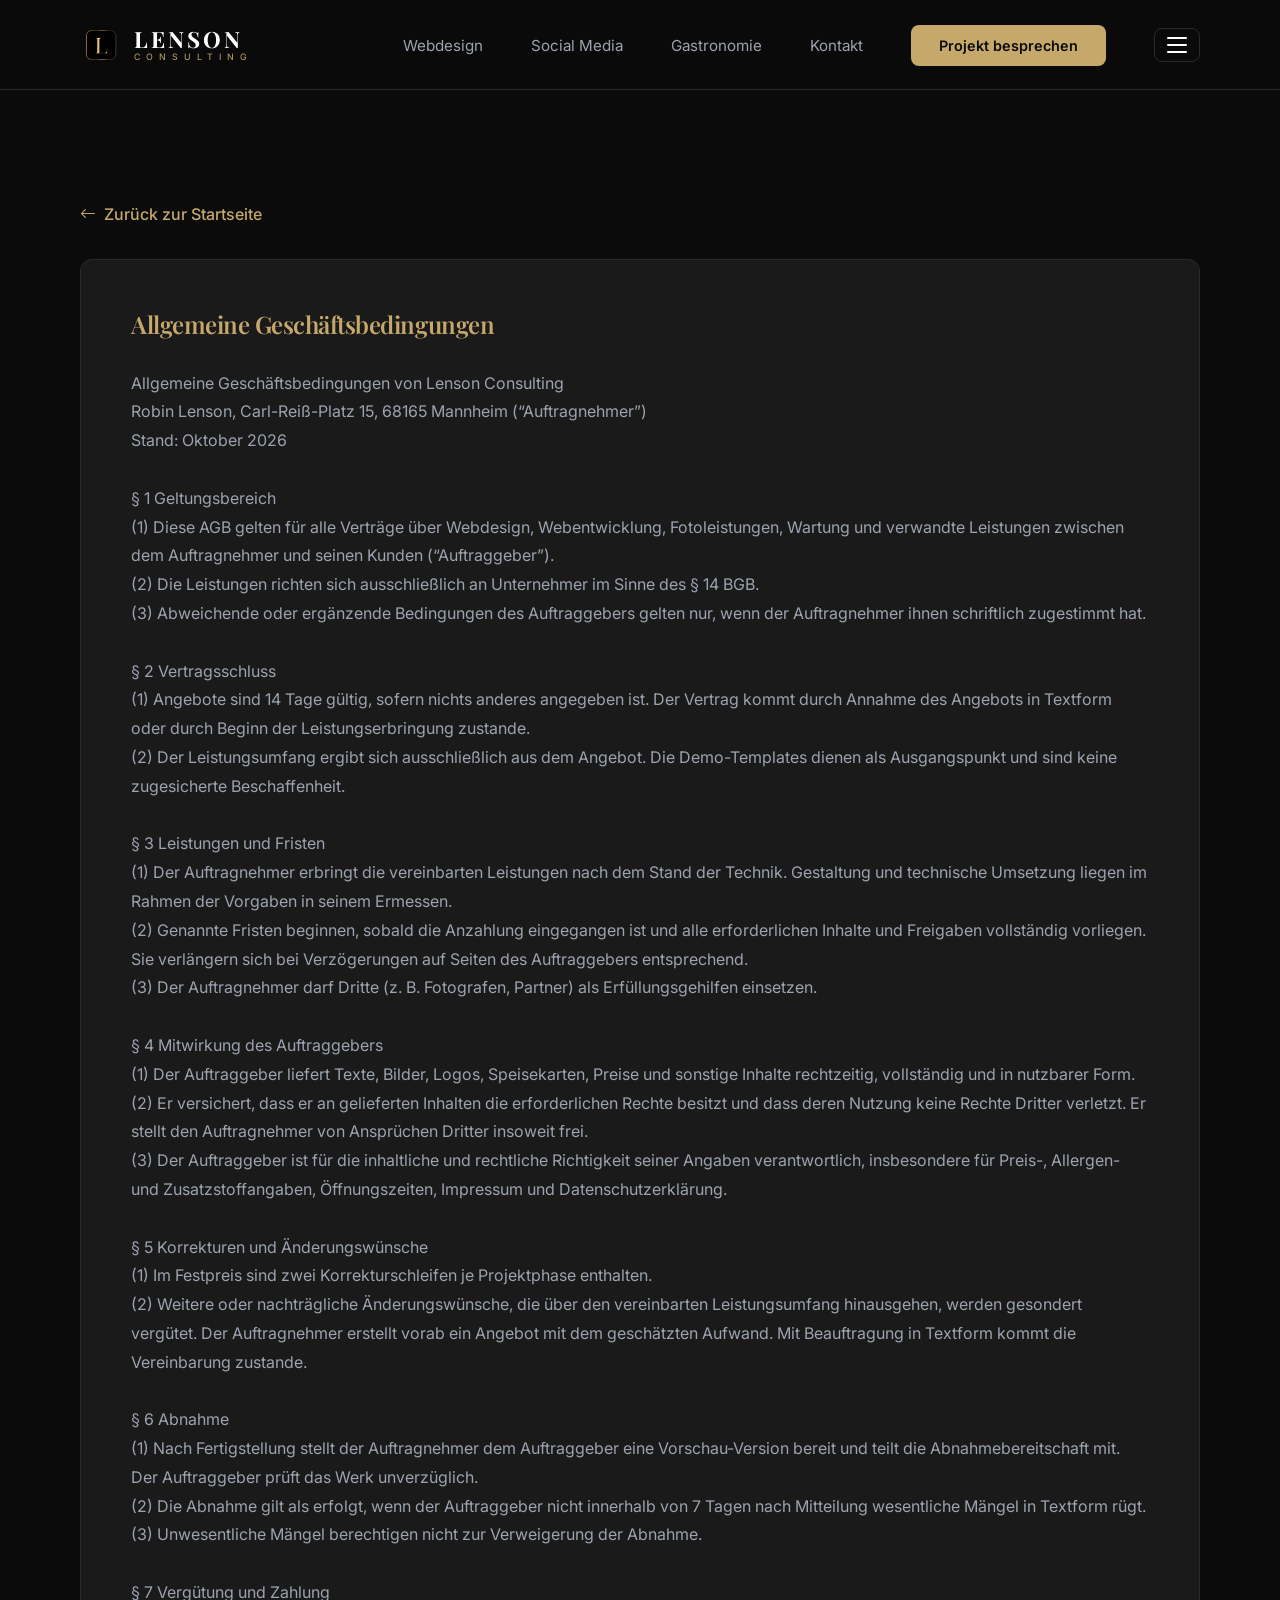
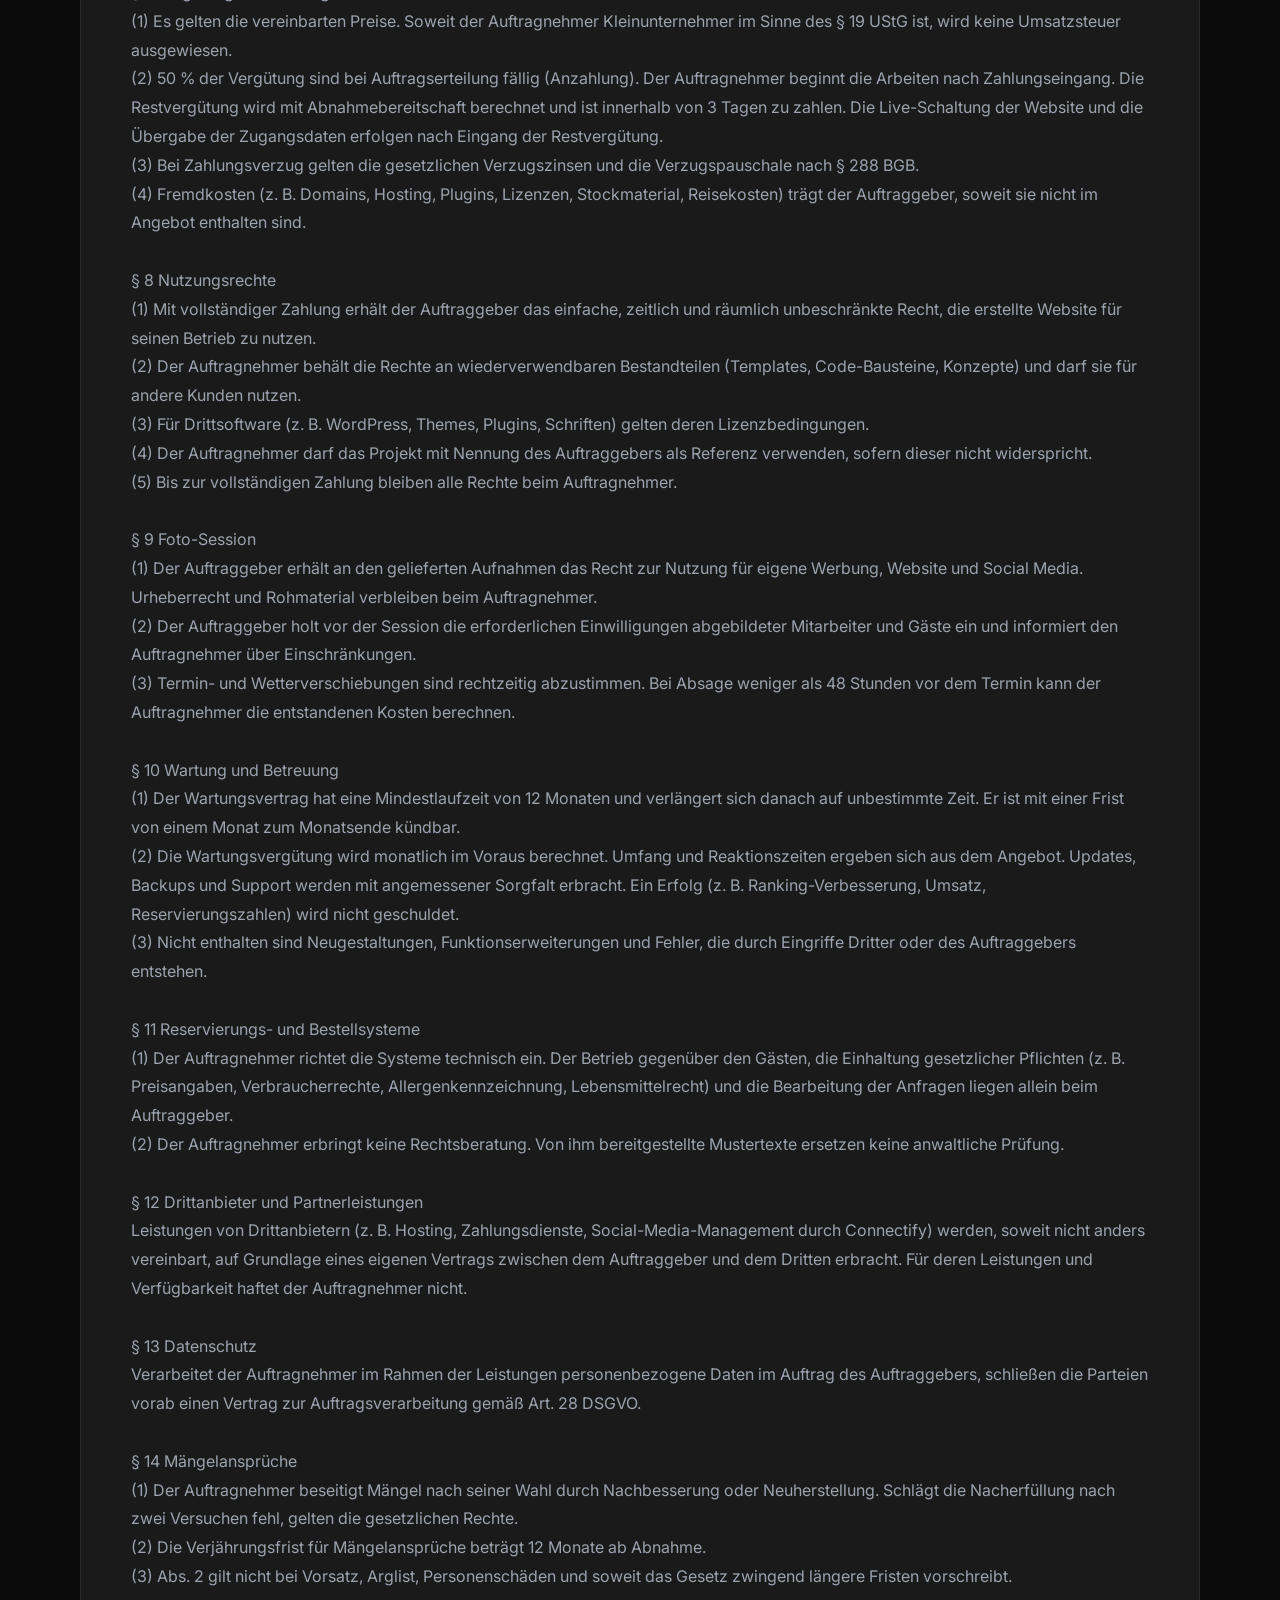
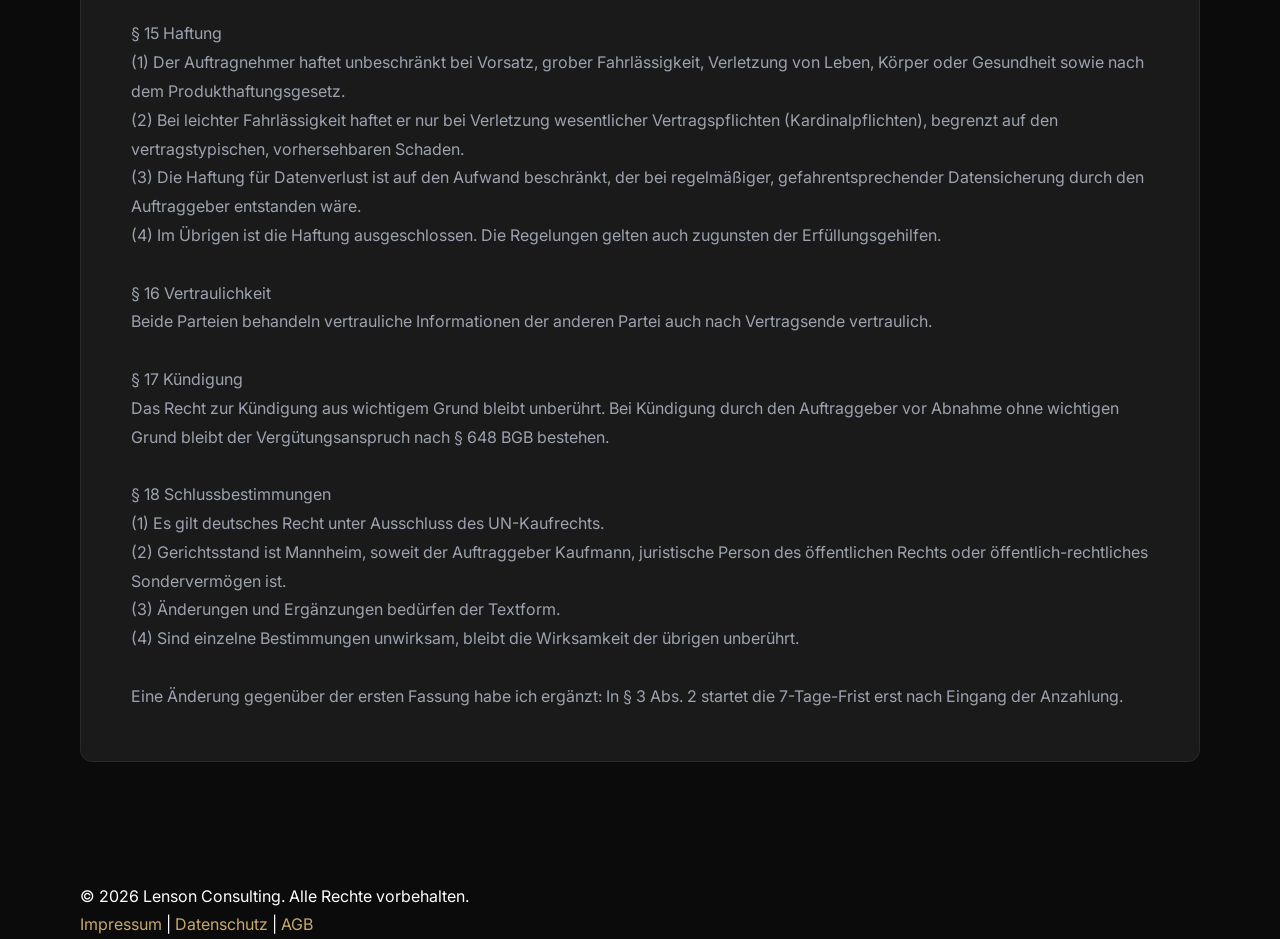
<file: agb.html>
<!DOCTYPE html>
<html lang="de">
<head>
    <meta charset="UTF-8">
    <meta name="viewport" content="width=device-width, initial-scale=1.0">
    <meta name="robots" content="noindex, follow">
    <title>AGB | Lenson Consulting</title>
    
    <link rel="stylesheet" href="css/landing-new.css">
    <link href="https://cdn.jsdelivr.net/npm/bootstrap-icons@1.11.3/font/bootstrap-icons.css" rel="stylesheet">
    <link href="https://fonts.googleapis.com/css2?family=Inter:wght@300;400;500;600&family=Playfair+Display:wght@400;500;600;700&display=swap" rel="stylesheet">
    
    <style>
        .legal-section { padding: 200px 0 80px; background-color: #0B0B0B; }
        .legal-content { background: #1A1A1A; border-radius: 12px; padding: 50px; border: 1px solid #2A2A2A; }
        .legal-content h1 { font-family: 'Playfair Display', serif; color: #C6A86B; margin-bottom: 30px; }
        .legal-content h2 { font-family: 'Playfair Display', serif; color: #FFFFFF; font-size: 1.5rem; margin-top: 30px; margin-bottom: 15px; }
        .legal-content h3 { font-family: 'Playfair Display', serif; color: #FFFFFF; font-size: 1.2rem; margin-top: 25px; margin-bottom: 12px; }
        .legal-content p, .legal-content li { color: #9CA3AF; line-height: 1.8; }
        .legal-content a { color: #C6A86B; text-decoration: none; }
        .legal-content a:hover { color: #D4B87A; }
        .back-link { display: inline-flex; align-items: center; gap: 8px; color: #C6A86B; text-decoration: none; margin-bottom: 30px; font-weight: 500; }
        .back-link:hover { color: #D4B87A; }
        .brand-text { display: flex; align-items: baseline; }
        .brand-initial { font-family: 'Alex Brush', 'Playfair Display', Georgia, cursive; font-size: 1.5em; font-weight: 400; color: var(--color-gold); display: inline; vertical-align: baseline; margin-right: -1px; }
    </style>
</head>
<body>
    <!-- Navigation -->
    <header class="nav-header" id="navHeader">
        <nav class="nav-container">
            <a href="index.html" class="nav-logo">
                <img src="assets/images/logo.png" alt="Lenson Consulting Logo">
                <div class="nav-logo-text">
                    <span class="nav-logo-main">Lenson</span>
                    <span class="nav-logo-sub">CONSULTING</span>
                </div>
            </a>
            
            <ul class="nav-menu">
                <li><a href="index.html#webdesign" class="nav-link">Webdesign</a></li>
                <li><a href="index.html#social" class="nav-link">Social Media</a></li>
                <li><a href="index.html#gastronomie" class="nav-link">Gastronomie</a></li>
                <li><a href="index.html#kontakt" class="nav-link">Kontakt</a></li>
                <li><a href="index.html#kontakt" class="nav-cta">Projekt besprechen</a></li>
                <li class="nav-legal-dropdown">
                    <button class="nav-legal-toggle" aria-label="Rechtliches Menü">
                        <svg width="20" height="16" viewBox="0 0 20 16" fill="none" xmlns="http://www.w3.org/2000/svg">
                            <rect y="0" width="20" height="2" rx="1" fill="currentColor"/>
                            <rect y="7" width="20" height="2" rx="1" fill="currentColor"/>
                            <rect y="14" width="20" height="2" rx="1" fill="currentColor"/>
                        </svg>
                    </button>
                    <ul class="nav-legal-menu">
                        <li><a href="datenschutz.html">Datenschutz</a></li>
                        <li><a href="impressum.html">Impressum</a></li>
                        <li><a href="agb.html">AGB</a></li>
                    </ul>
                </li>
            </ul>
            
            <button class="nav-toggle" aria-label="Menü öffnen">
                <span></span>
                <span></span>
                <span></span>
            </button>
        </nav>
    </header>
    <script>
        document.addEventListener('DOMContentLoaded', function() {
            const toggle = document.querySelector('.nav-legal-toggle');
            const dropdown = document.querySelector('.nav-legal-dropdown');
            if (toggle && dropdown) {
                toggle.addEventListener('click', function(e) {
                    e.preventDefault();
                    dropdown.classList.toggle('open');
                });
                document.addEventListener('click', function(e) {
                    if (!dropdown.contains(e.target)) {
                        dropdown.classList.remove('open');
                    }
                });
            }
        });
    </script>

    <section class="legal-section">
        <div class="container">
            <div class="row justify-content-center">
                <div class="col-lg-8">
                    <a href="index.html" class="back-link"><i class="bi bi-arrow-left"></i> Zurück zur Startseite</a>
                    <div class="legal-content">
<h1>Allgemeine Geschäftsbedingungen</h1>
<p>Allgemeine Geschäftsbedingungen von Lenson Consulting</p>
<p>Robin Lenson, Carl-Reiß-Platz 15, 68165 Mannheim (“Auftragnehmer”)</p>
<p>Stand: Oktober 2026</p>
<br>
<p>§ 1 Geltungsbereich</p>
<p>(1) Diese AGB gelten für alle Verträge über Webdesign, Webentwicklung, Fotoleistungen, Wartung und verwandte Leistungen zwischen dem Auftragnehmer und seinen Kunden (“Auftraggeber”).</p>
<p>(2) Die Leistungen richten sich ausschließlich an Unternehmer im Sinne des § 14 BGB.</p>
<p>(3) Abweichende oder ergänzende Bedingungen des Auftraggebers gelten nur, wenn der Auftragnehmer ihnen schriftlich zugestimmt hat.</p>
<br>
<p>§ 2 Vertragsschluss</p>
<p>(1) Angebote sind 14 Tage gültig, sofern nichts anderes angegeben ist. Der Vertrag kommt durch Annahme des Angebots in Textform oder durch Beginn der Leistungserbringung zustande.</p>
<p>(2) Der Leistungsumfang ergibt sich ausschließlich aus dem Angebot. Die Demo-Templates dienen als Ausgangspunkt und sind keine zugesicherte Beschaffenheit.</p>
<br>
<p>§ 3 Leistungen und Fristen</p>
<p>(1) Der Auftragnehmer erbringt die vereinbarten Leistungen nach dem Stand der Technik. Gestaltung und technische Umsetzung liegen im Rahmen der Vorgaben in seinem Ermessen.</p>
<p>(2) Genannte Fristen beginnen, sobald die Anzahlung eingegangen ist und alle erforderlichen Inhalte und Freigaben vollständig vorliegen. Sie verlängern sich bei Verzögerungen auf Seiten des Auftraggebers entsprechend.</p>
<p>(3) Der Auftragnehmer darf Dritte (z. B. Fotografen, Partner) als Erfüllungsgehilfen einsetzen.</p>
<br>
<p>§ 4 Mitwirkung des Auftraggebers</p>
<p>(1) Der Auftraggeber liefert Texte, Bilder, Logos, Speisekarten, Preise und sonstige Inhalte rechtzeitig, vollständig und in nutzbarer Form.</p>
<p>(2) Er versichert, dass er an gelieferten Inhalten die erforderlichen Rechte besitzt und dass deren Nutzung keine Rechte Dritter verletzt. Er stellt den Auftragnehmer von Ansprüchen Dritter insoweit frei.</p>
<p>(3) Der Auftraggeber ist für die inhaltliche und rechtliche Richtigkeit seiner Angaben verantwortlich, insbesondere für Preis-, Allergen- und Zusatzstoffangaben, Öffnungszeiten, Impressum und Datenschutzerklärung.</p>
<br>
<p>§ 5 Korrekturen und Änderungswünsche</p>
<p>(1) Im Festpreis sind zwei Korrekturschleifen je Projektphase enthalten.</p>
<p>(2) Weitere oder nachträgliche Änderungswünsche, die über den vereinbarten Leistungsumfang hinausgehen, werden gesondert vergütet. Der Auftragnehmer erstellt vorab ein Angebot mit dem geschätzten Aufwand. Mit Beauftragung in Textform kommt die Vereinbarung zustande.</p>
<br>
<p>§ 6 Abnahme</p>
<p>(1) Nach Fertigstellung stellt der Auftragnehmer dem Auftraggeber eine Vorschau-Version bereit und teilt die Abnahmebereitschaft mit. Der Auftraggeber prüft das Werk unverzüglich.</p>
<p>(2) Die Abnahme gilt als erfolgt, wenn der Auftraggeber nicht innerhalb von 7 Tagen nach Mitteilung wesentliche Mängel in Textform rügt.</p>
<p>(3) Unwesentliche Mängel berechtigen nicht zur Verweigerung der Abnahme.</p>
<br>
<p>§ 7 Vergütung und Zahlung</p>
<p>(1) Es gelten die vereinbarten Preise. Soweit der Auftragnehmer Kleinunternehmer im Sinne des § 19 UStG ist, wird keine Umsatzsteuer ausgewiesen.</p>
<p>(2) 50 % der Vergütung sind bei Auftragserteilung fällig (Anzahlung). Der Auftragnehmer beginnt die Arbeiten nach Zahlungseingang. Die Restvergütung wird mit Abnahmebereitschaft berechnet und ist innerhalb von 3 Tagen zu zahlen. Die Live-Schaltung der Website und die Übergabe der Zugangsdaten erfolgen nach Eingang der Restvergütung.</p>
<p>(3) Bei Zahlungsverzug gelten die gesetzlichen Verzugszinsen und die Verzugspauschale nach § 288 BGB.</p>
<p>(4) Fremdkosten (z. B. Domains, Hosting, Plugins, Lizenzen, Stockmaterial, Reisekosten) trägt der Auftraggeber, soweit sie nicht im Angebot enthalten sind.</p>
<br>
<p>§ 8 Nutzungsrechte</p>
<p>(1) Mit vollständiger Zahlung erhält der Auftraggeber das einfache, zeitlich und räumlich unbeschränkte Recht, die erstellte Website für seinen Betrieb zu nutzen.</p>
<p>(2) Der Auftragnehmer behält die Rechte an wiederverwendbaren Bestandteilen (Templates, Code-Bausteine, Konzepte) und darf sie für andere Kunden nutzen.</p>
<p>(3) Für Drittsoftware (z. B. WordPress, Themes, Plugins, Schriften) gelten deren Lizenzbedingungen.</p>
<p>(4) Der Auftragnehmer darf das Projekt mit Nennung des Auftraggebers als Referenz verwenden, sofern dieser nicht widerspricht.</p>
<p>(5) Bis zur vollständigen Zahlung bleiben alle Rechte beim Auftragnehmer.</p>
<br>
<p>§ 9 Foto-Session</p>
<p>(1) Der Auftraggeber erhält an den gelieferten Aufnahmen das Recht zur Nutzung für eigene Werbung, Website und Social Media. Urheberrecht und Rohmaterial verbleiben beim Auftragnehmer.</p>
<p>(2) Der Auftraggeber holt vor der Session die erforderlichen Einwilligungen abgebildeter Mitarbeiter und Gäste ein und informiert den Auftragnehmer über Einschränkungen.</p>
<p>(3) Termin- und Wetterverschiebungen sind rechtzeitig abzustimmen. Bei Absage weniger als 48 Stunden vor dem Termin kann der Auftragnehmer die entstandenen Kosten berechnen.</p>
<br>
<p>§ 10 Wartung und Betreuung</p>
<p>(1) Der Wartungsvertrag hat eine Mindestlaufzeit von 12 Monaten und verlängert sich danach auf unbestimmte Zeit. Er ist mit einer Frist von einem Monat zum Monatsende kündbar.</p>
<p>(2) Die Wartungsvergütung wird monatlich im Voraus berechnet. Umfang und Reaktionszeiten ergeben sich aus dem Angebot. Updates, Backups und Support werden mit angemessener Sorgfalt erbracht. Ein Erfolg (z. B. Ranking-Verbesserung, Umsatz, Reservierungszahlen) wird nicht geschuldet.</p>
<p>(3) Nicht enthalten sind Neugestaltungen, Funktionserweiterungen und Fehler, die durch Eingriffe Dritter oder des Auftraggebers entstehen.</p>
<br>
<p>§ 11 Reservierungs- und Bestellsysteme</p>
<p>(1) Der Auftragnehmer richtet die Systeme technisch ein. Der Betrieb gegenüber den Gästen, die Einhaltung gesetzlicher Pflichten (z. B. Preisangaben, Verbraucherrechte, Allergenkennzeichnung, Lebensmittelrecht) und die Bearbeitung der Anfragen liegen allein beim Auftraggeber.</p>
<p>(2) Der Auftragnehmer erbringt keine Rechtsberatung. Von ihm bereitgestellte Mustertexte ersetzen keine anwaltliche Prüfung.</p>
<br>
<p>§ 12 Drittanbieter und Partnerleistungen</p>
<p>Leistungen von Drittanbietern (z. B. Hosting, Zahlungsdienste, Social-Media-Management durch Connectify) werden, soweit nicht anders vereinbart, auf Grundlage eines eigenen Vertrags zwischen dem Auftraggeber und dem Dritten erbracht. Für deren Leistungen und Verfügbarkeit haftet der Auftragnehmer nicht.</p>
<br>
<p>§ 13 Datenschutz</p>
<p>Verarbeitet der Auftragnehmer im Rahmen der Leistungen personenbezogene Daten im Auftrag des Auftraggebers, schließen die Parteien vorab einen Vertrag zur Auftragsverarbeitung gemäß Art. 28 DSGVO.</p>
<br>
<p>§ 14 Mängelansprüche</p>
<p>(1) Der Auftragnehmer beseitigt Mängel nach seiner Wahl durch Nachbesserung oder Neuherstellung. Schlägt die Nacherfüllung nach zwei Versuchen fehl, gelten die gesetzlichen Rechte.</p>
<p>(2) Die Verjährungsfrist für Mängelansprüche beträgt 12 Monate ab Abnahme.</p>
<p>(3) Abs. 2 gilt nicht bei Vorsatz, Arglist, Personenschäden und soweit das Gesetz zwingend längere Fristen vorschreibt.</p>
<br>
<p>§ 15 Haftung</p>
<p>(1) Der Auftragnehmer haftet unbeschränkt bei Vorsatz, grober Fahrlässigkeit, Verletzung von Leben, Körper oder Gesundheit sowie nach dem Produkthaftungsgesetz.</p>
<p>(2) Bei leichter Fahrlässigkeit haftet er nur bei Verletzung wesentlicher Vertragspflichten (Kardinalpflichten), begrenzt auf den vertragstypischen, vorhersehbaren Schaden.</p>
<p>(3) Die Haftung für Datenverlust ist auf den Aufwand beschränkt, der bei regelmäßiger, gefahrentsprechender Datensicherung durch den Auftraggeber entstanden wäre.</p>
<p>(4) Im Übrigen ist die Haftung ausgeschlossen. Die Regelungen gelten auch zugunsten der Erfüllungsgehilfen.</p>
<br>
<p>§ 16 Vertraulichkeit</p>
<p>Beide Parteien behandeln vertrauliche Informationen der anderen Partei auch nach Vertragsende vertraulich.</p>
<br>
<p>§ 17 Kündigung</p>
<p>Das Recht zur Kündigung aus wichtigem Grund bleibt unberührt. Bei Kündigung durch den Auftraggeber vor Abnahme ohne wichtigen Grund bleibt der Vergütungsanspruch nach § 648 BGB bestehen.</p>
<br>
<p>§ 18 Schlussbestimmungen</p>
<p>(1) Es gilt deutsches Recht unter Ausschluss des UN-Kaufrechts.</p>
<p>(2) Gerichtsstand ist Mannheim, soweit der Auftraggeber Kaufmann, juristische Person des öffentlichen Rechts oder öffentlich-rechtliches Sondervermögen ist.</p>
<p>(3) Änderungen und Ergänzungen bedürfen der Textform.</p>
<p>(4) Sind einzelne Bestimmungen unwirksam, bleibt die Wirksamkeit der übrigen unberührt.</p>
<br>
<p>Eine Änderung gegenüber der ersten Fassung habe ich ergänzt: In § 3 Abs. 2 startet die 7-Tage-Frist erst nach Eingang der Anzahlung.</p>
                    </div>
                </div>
            </div>
        </div>
    </section>

    <footer class="footer-section">
        <div class="container">
            <div class="footer-bottom" style="margin-top: 0; border-top: none;">
                <div class="row">
                    <div class="col-md-6">
                        <p class="mb-0">&copy; 2026 Lenson Consulting. Alle Rechte vorbehalten.</p>
                    </div>
                    <div class="col-md-6 text-md-end">
                        <p class="mb-0"><a href="impressum.html" class="text-gold">Impressum</a> | <a href="datenschutz.html" class="text-gold">Datenschutz</a> | <a href="agb.html" class="text-gold">AGB</a></p>
                    </div>
                </div>
            </div>
        </div>
    </footer>

    <script src="https://cdn.jsdelivr.net/npm/bootstrap@5.3.2/dist/js/bootstrap.bundle.min.js"></script>
    <script src="js/main.js"></script>
</body>
</html>
</file>
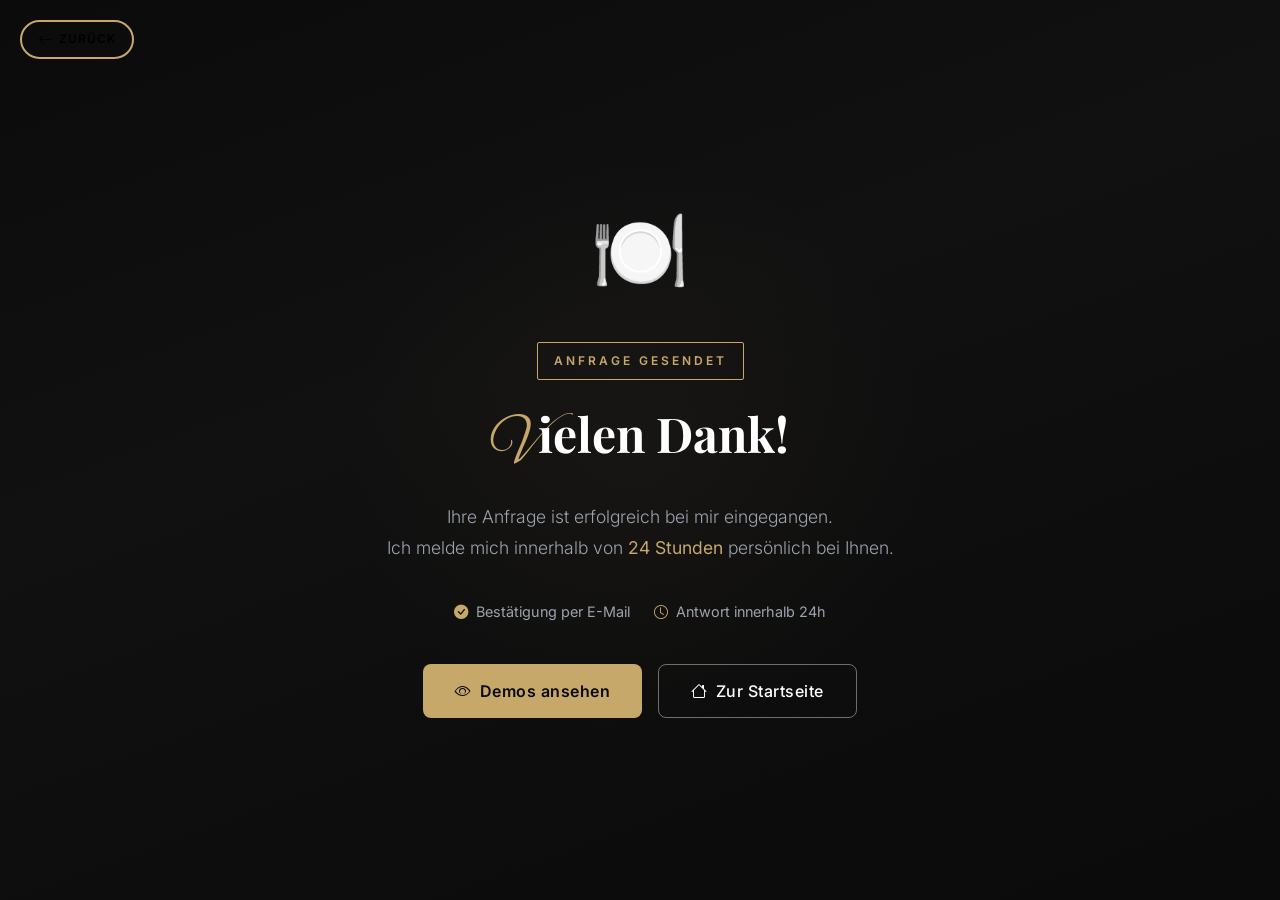
<file: danke.html>
<!DOCTYPE html>
<html lang="de">
<head>
    <meta charset="UTF-8">
    <meta name="viewport" content="width=device-width, initial-scale=1.0">
    <meta name="robots" content="noindex, follow">
    <title>Vielen Dank | Lenson Consulting</title>
    
    <link href="https://cdn.jsdelivr.net/npm/bootstrap@5.3.2/dist/css/bootstrap.min.css" rel="stylesheet">
    <link href="https://cdn.jsdelivr.net/npm/bootstrap-icons@1.11.3/font/bootstrap-icons.css" rel="stylesheet">
    <link href="https://fonts.googleapis.com/css2?family=Alex+Brush&family=Playfair+Display:ital,wght@0,400;0,500;0,600;0,700;1,400&family=Inter:wght@300;400;500;600;700&display=swap" rel="stylesheet">
    <link rel="stylesheet" href="css/style.css">
    
    <style>
        .danke-section {
            min-height: 100vh;
            display: flex;
            align-items: center;
            justify-content: center;
            background: linear-gradient(160deg, #0B0B0B 0%, #111111 40%, #0D0D0D 70%, #0B0B0B 100%);
            position: relative;
            overflow: hidden;
            padding: 40px 0;
        }

        .danke-section::before {
            content: '';
            position: absolute;
            top: 50%;
            left: 50%;
            transform: translate(-50%, -50%);
            width: 600px;
            height: 600px;
            background: radial-gradient(circle, rgba(198,168,107,0.04) 0%, transparent 70%);
            pointer-events: none;
        }

        .danke-content {
            text-align: center;
            position: relative;
            z-index: 2;
            padding: 0 20px;
            max-width: 600px;
        }

        .danke-icon {
            font-size: 5rem;
            margin-bottom: 24px;
            animation: dankePop 0.6s ease;
        }

        @keyframes dankePop {
            0% { transform: scale(0); opacity: 0; }
            60% { transform: scale(1.2); }
            100% { transform: scale(1); opacity: 1; }
        }

        .danke-badge {
            display: inline-block;
            font-size: 0.75rem;
            font-weight: 600;
            letter-spacing: 3px;
            text-transform: uppercase;
            color: #C6A86B;
            border: 1px solid #C6A86B;
            padding: 8px 16px;
            border-radius: 2px;
            margin-bottom: 24px;
            animation: fadeInUp 0.8s ease 0.3s both;
        }

        .danke-title {
            font-family: 'Playfair Display', Georgia, serif;
            font-size: clamp(2rem, 4vw, 3rem);
            font-weight: 700;
            color: #FFFFFF;
            margin-bottom: 16px;
            animation: fadeInUp 0.8s ease 0.5s both;
        }

        .danke-title span {
            font-family: 'Alex Brush', 'Playfair Display', Georgia, cursive;
            font-size: 1.4em;
            font-weight: 400;
            color: #C6A86B;
            display: inline;
            vertical-align: -4px;
        }

        .danke-text {
            font-size: 1.1rem;
            color: #9CA3AF;
            font-weight: 300;
            line-height: 1.8;
            margin-bottom: 36px;
            animation: fadeInUp 0.8s ease 0.7s both;
        }

        .danke-info {
            display: flex;
            justify-content: center;
            gap: 24px;
            flex-wrap: wrap;
            margin-bottom: 40px;
            animation: fadeInUp 0.8s ease 0.9s both;
        }

        .danke-info-item {
            display: flex;
            align-items: center;
            gap: 8px;
            font-size: 0.9rem;
            color: #9CA3AF;
        }

        .danke-info-item i {
            color: #C6A86B;
        }

        .danke-buttons {
            display: flex;
            gap: 16px;
            justify-content: center;
            flex-wrap: wrap;
            animation: fadeInUp 0.8s ease 1.1s both;
        }

        .btn-gold {
            background: #C6A86B;
            color: #0B0B0B !important;
            border: none;
            font-weight: 600;
            padding: 14px 32px;
            border-radius: 2px;
            transition: all 0.3s ease;
            text-decoration: none;
            display: inline-flex;
            align-items: center;
            gap: 8px;
        }

        .btn-gold:hover {
            background: #D4B87A;
            transform: translateY(-2px);
            box-shadow: 0 10px 30px rgba(198,168,107,0.3);
            color: #0B0B0B !important;
        }

        .btn-outline-light {
            border: 1px solid rgba(255,255,255,0.4);
            color: #FFFFFF !important;
            background: transparent;
            padding: 14px 32px;
            border-radius: 2px;
            font-weight: 500;
            transition: all 0.3s ease;
            text-decoration: none;
            display: inline-flex;
            align-items: center;
            gap: 8px;
        }

        .btn-outline-light:hover {
            background: rgba(255,255,255,0.1);
            border-color: #FFFFFF;
            color: #FFFFFF !important;
        }

        @keyframes fadeInUp {
            from { opacity: 0; transform: translateY(20px); }
            to { opacity: 1; transform: translateY(0); }
        }

        .back-to-home {
            position: fixed;
            top: 20px;
            left: 20px;
            z-index: 100;
            display: inline-flex;
            align-items: center;
            gap: 6px;
            color: #000;
            font-size: 0.75rem;
            font-weight: 600;
            text-transform: uppercase;
            letter-spacing: 1px;
            text-decoration: none;
            background: transparent;
            border: 2px solid #C6A86B;
            border-radius: 30px;
            padding: 6px 16px;
            transition: all 0.3s ease;
        }

        .back-to-home:hover {
            color: #C6A86B;
            transform: translateY(-3px);
            box-shadow: 0 6px 16px rgba(198,168,107,0.2);
        }

        .back-to-home i {
            font-size: 0.85rem;
        }
    </style>
</head>
<body>

    <!-- Zurück-Button -->
    <a href="index.html" class="back-to-home" title="Zurück zur Startseite">
        <i class="bi bi-arrow-left"></i> <span>zurück</span>
    </a>

    <!-- Danke-Section -->
    <section class="danke-section">
        <div class="danke-content">
            <div class="danke-icon">🍽️</div>
            <span class="danke-badge">Anfrage gesendet</span>
            <h1 class="danke-title">
                <span>V</span>ielen Dank!
            </h1>
            <p class="danke-text">
                Ihre Anfrage ist erfolgreich bei mir eingegangen.<br>
                Ich melde mich innerhalb von <strong style="color:#C6A86B;">24 Stunden</strong> persönlich bei Ihnen.
            </p>
            <div class="danke-info">
                <div class="danke-info-item">
                    <i class="bi bi-check-circle-fill"></i>
                    <span>Bestätigung per E-Mail</span>
                </div>
                <div class="danke-info-item">
                    <i class="bi bi-clock"></i>
                    <span>Antwort innerhalb 24h</span>
                </div>
            </div>
            <div class="danke-buttons">
                <a href="index.html#leistungen" class="btn btn-gold">
                    <i class="bi bi-eye"></i> Demos ansehen
                </a>
                <a href="index.html" class="btn btn-outline-light">
                    <i class="bi bi-house"></i> Zur Startseite
                </a>
            </div>
        </div>
    </section>

    <script src="https://cdn.jsdelivr.net/npm/bootstrap@5.3.2/dist/js/bootstrap.bundle.min.js"></script>
    <script src="js/main.js"></script>
</body>
</html>
</file>
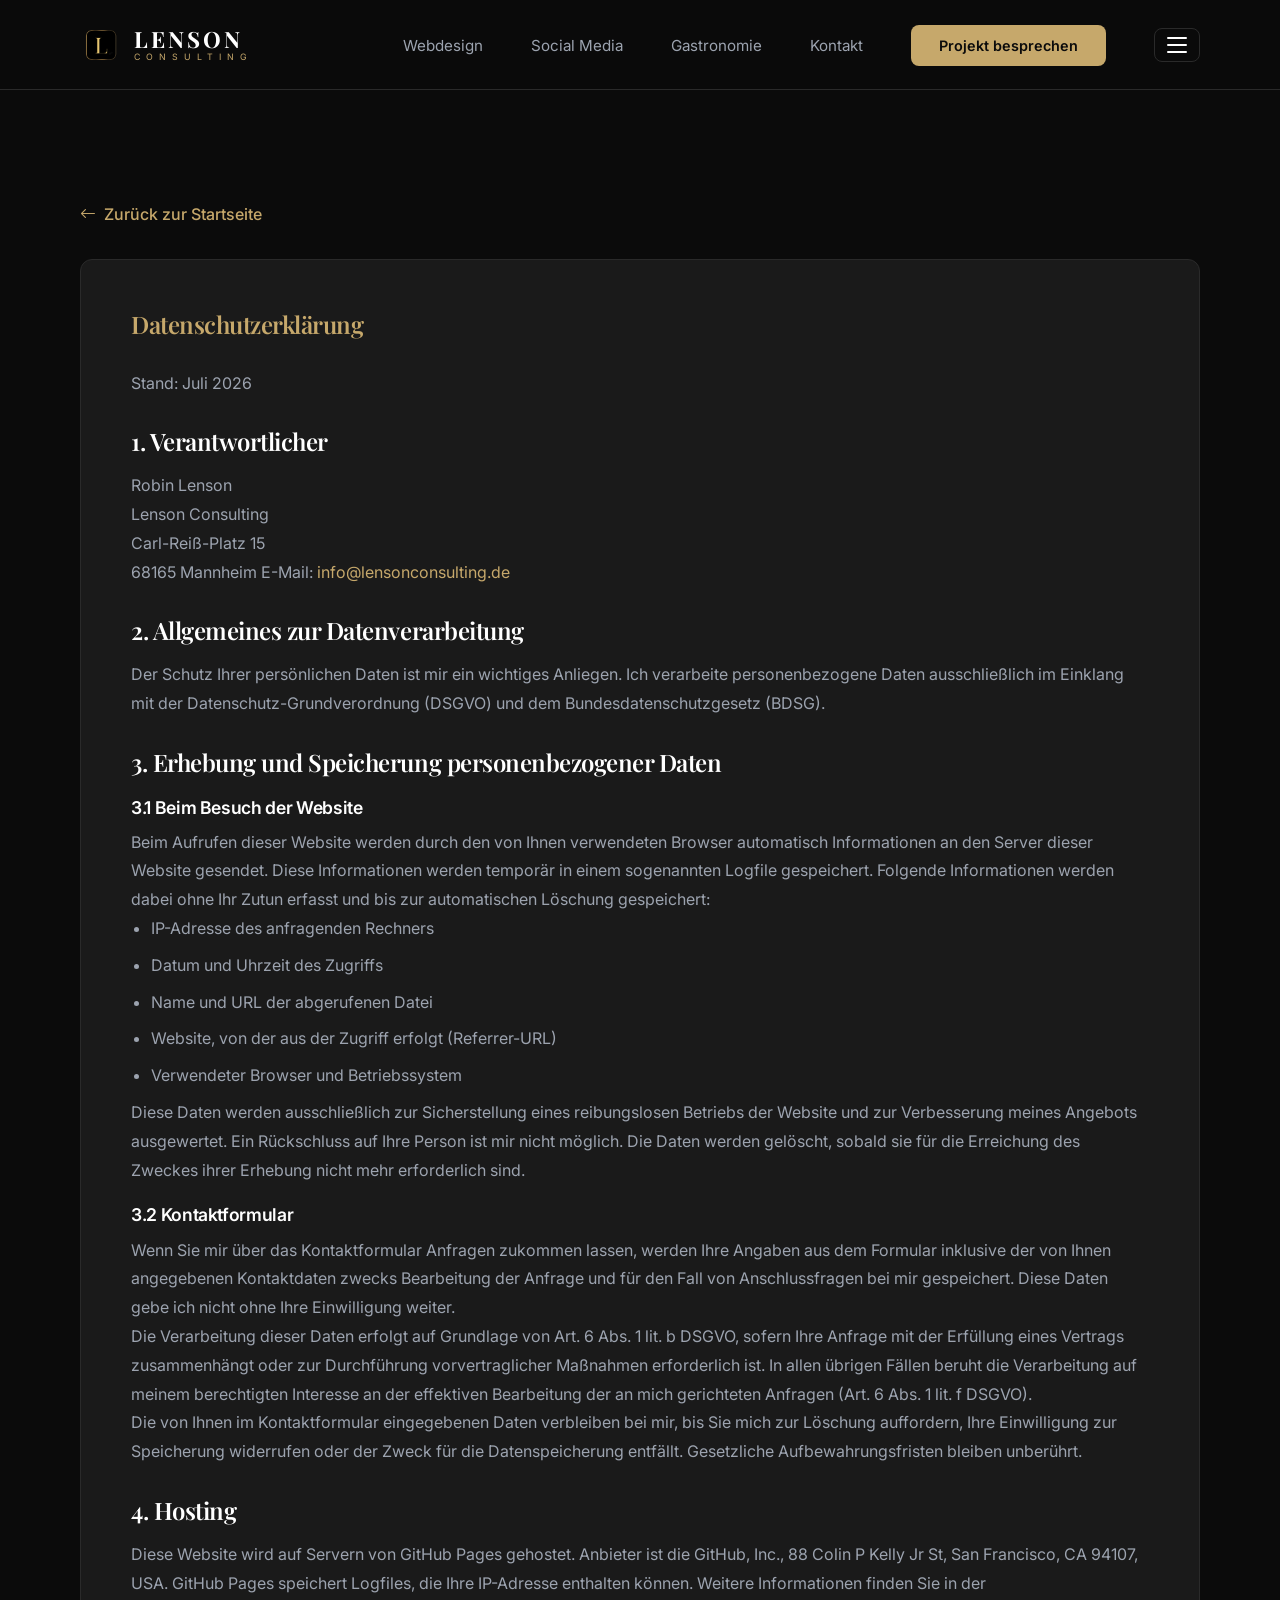
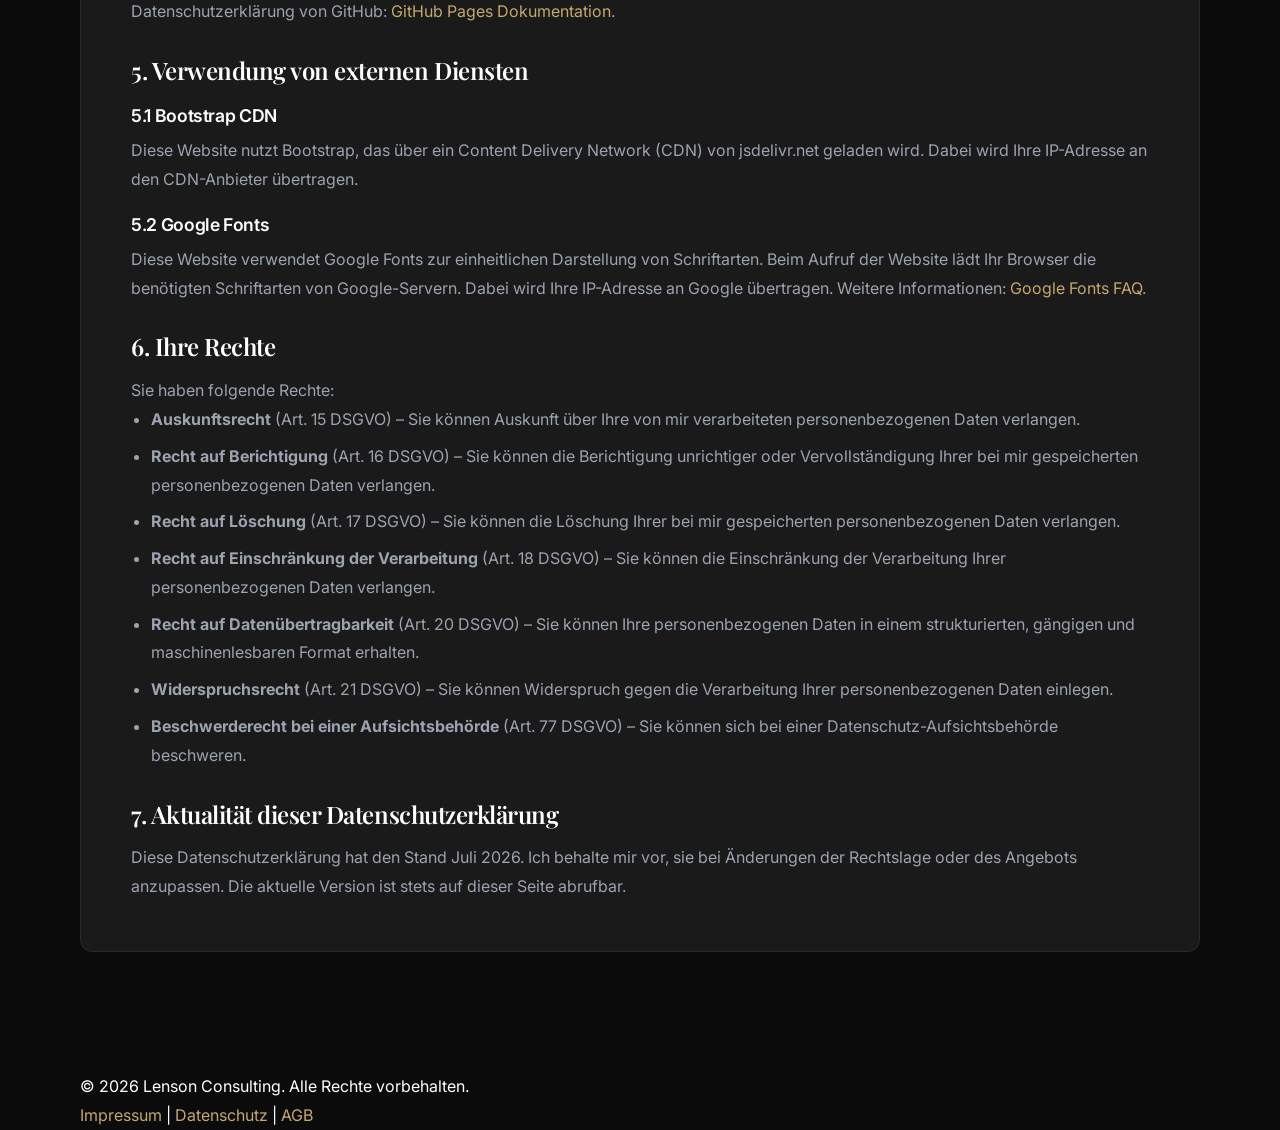
<file: datenschutz.html>
<!DOCTYPE html>
<html lang="de">
<head>
    <meta charset="UTF-8">
    <meta name="viewport" content="width=device-width, initial-scale=1.0">
    <meta name="robots" content="noindex, follow">
    <title>Datenschutzerklärung | Lenson Consulting</title>
    
    <!-- Bootstrap 5 -->
    <!-- Bootstrap Icons -->
    <!-- Google Fonts -->
    <!-- Custom CSS -->
    <link rel="stylesheet" href="css/landing-new.css">
    <link href="https://cdn.jsdelivr.net/npm/bootstrap-icons@1.11.3/font/bootstrap-icons.css" rel="stylesheet">
    <link href="https://fonts.googleapis.com/css2?family=Inter:wght@300;400;500;600&family=Playfair+Display:wght@400;500;600;700&display=swap" rel="stylesheet">
    
    <style>
        .legal-section {
            padding: 200px 0 80px;
            background-color: #0B0B0B;
        }
        
        .legal-content {
            background: #1A1A1A;
            border-radius: 12px;
            padding: 50px;
            border: 1px solid #2A2A2A;
        }
        
        .legal-content h1 {
            font-family: 'Playfair Display', serif;
            color: #C6A86B;
            margin-bottom: 30px;
        }
        
        .legal-content h2 {
            font-family: 'Playfair Display', serif;
            color: #FFFFFF;
            font-size: 1.5rem;
            margin-top: 30px;
            margin-bottom: 15px;
        }
        
        .legal-content h3 {
            font-family: 'Inter', sans-serif;
            color: #FFFFFF;
            font-size: 1.1rem;
            margin-top: 20px;
            margin-bottom: 10px;
            font-weight: 600;
        }
        
        .legal-content p, .legal-content li {
            color: #9CA3AF;
            line-height: 1.8;
        }
        
        .legal-content a {
            color: #C6A86B;
            text-decoration: none;
        }
        
        .legal-content a:hover {
            color: #D4B87A;
        }
        
        .back-link {
            display: inline-flex;
            align-items: center;
            gap: 8px;
            color: #C6A86B;
            text-decoration: none;
            margin-bottom: 30px;
            font-weight: 500;
        }
        
        .back-link:hover {
            color: #D4B87A;
        }
        
        .legal-content ul {
            padding-left: 20px;
        }
        
        .legal-content ul li {
            margin-bottom: 8px;
        }

.brand-text {
    display: flex;
    align-items: baseline;
}

.brand-initial {
    font-family: 'Alex Brush', 'Playfair Display', Georgia, cursive;
    font-size: 1.5em;
    font-weight: 400;
    color: var(--color-gold);
    display: inline;
    vertical-align: baseline;
    margin-right: -1px;
}

    </style>
</head>
<body>
    <!-- Navigation -->
    <header class="nav-header" id="navHeader">
        <nav class="nav-container">
            <a href="index.html" class="nav-logo">
                <img src="assets/images/logo.png" alt="Lenson Consulting Logo">
                <div class="nav-logo-text">
                    <span class="nav-logo-main">Lenson</span>
                    <span class="nav-logo-sub">CONSULTING</span>
                </div>
            </a>
            
            <ul class="nav-menu">
                <li><a href="index.html#webdesign" class="nav-link">Webdesign</a></li>
                <li><a href="index.html#social" class="nav-link">Social Media</a></li>
                <li><a href="index.html#gastronomie" class="nav-link">Gastronomie</a></li>
                <li><a href="index.html#kontakt" class="nav-link">Kontakt</a></li>
                <li><a href="index.html#kontakt" class="nav-cta">Projekt besprechen</a></li>
                <li class="nav-legal-dropdown">
                    <button class="nav-legal-toggle" aria-label="Rechtliches Menü">
                        <svg width="20" height="16" viewBox="0 0 20 16" fill="none" xmlns="http://www.w3.org/2000/svg">
                            <rect y="0" width="20" height="2" rx="1" fill="currentColor"/>
                            <rect y="7" width="20" height="2" rx="1" fill="currentColor"/>
                            <rect y="14" width="20" height="2" rx="1" fill="currentColor"/>
                        </svg>
                    </button>
                    <ul class="nav-legal-menu">
                        <li><a href="datenschutz.html">Datenschutz</a></li>
                        <li><a href="impressum.html">Impressum</a></li>
                        <li><a href="agb.html">AGB</a></li>
                    </ul>
                </li>
            </ul>
            
            <button class="nav-toggle" aria-label="Menü öffnen">
                <span></span>
                <span></span>
                <span></span>
            </button>
        </nav>
    </header>
    <script>
        document.addEventListener('DOMContentLoaded', function() {
            const toggle = document.querySelector('.nav-legal-toggle');
            const dropdown = document.querySelector('.nav-legal-dropdown');
            if (toggle && dropdown) {
                toggle.addEventListener('click', function(e) {
                    e.preventDefault();
                    dropdown.classList.toggle('open');
                });
                document.addEventListener('click', function(e) {
                    if (!dropdown.contains(e.target)) {
                        dropdown.classList.remove('open');
                    }
                });
            }
        });
    </script>

    <section class="legal-section">
        <div class="container">
            <div class="row justify-content-center">
                <div class="col-lg-8">
                    <a href="index.html" class="back-link"><i class="bi bi-arrow-left"></i> Zurück zur Startseite</a>
                    <div class="legal-content">
                        <h1>Datenschutzerklärung</h1>
                        
                        <p>Stand: Juli 2026</p>
                        
                        <h2>1. Verantwortlicher</h2>
                        <p>
                            Robin Lenson<br>
                            Lenson Consulting<br>
                            Carl-Reiß-Platz 15<br>
                            68165 Mannheim
                            E-Mail: <a href="mailto:info@lensonconsulting.de">info@lensonconsulting.de</a>
                        </p>
                        
                        <h2>2. Allgemeines zur Datenverarbeitung</h2>
                        <p>
                            Der Schutz Ihrer persönlichen Daten ist mir ein wichtiges Anliegen. Ich verarbeite personenbezogene Daten ausschließlich im Einklang mit der Datenschutz-Grundverordnung (DSGVO) und dem Bundesdatenschutzgesetz (BDSG).
                        </p>
                        
                        <h2>3. Erhebung und Speicherung personenbezogener Daten</h2>
                        
                        <h3>3.1 Beim Besuch der Website</h3>
                        <p>
                            Beim Aufrufen dieser Website werden durch den von Ihnen verwendeten Browser automatisch Informationen an den Server dieser Website gesendet. Diese Informationen werden temporär in einem sogenannten Logfile gespeichert. Folgende Informationen werden dabei ohne Ihr Zutun erfasst und bis zur automatischen Löschung gespeichert:
                        </p>
                        <ul>
                            <li>IP-Adresse des anfragenden Rechners</li>
                            <li>Datum und Uhrzeit des Zugriffs</li>
                            <li>Name und URL der abgerufenen Datei</li>
                            <li>Website, von der aus der Zugriff erfolgt (Referrer-URL)</li>
                            <li>Verwendeter Browser und Betriebssystem</li>
                        </ul>
                        <p>
                            Diese Daten werden ausschließlich zur Sicherstellung eines reibungslosen Betriebs der Website und zur Verbesserung meines Angebots ausgewertet. Ein Rückschluss auf Ihre Person ist mir nicht möglich. Die Daten werden gelöscht, sobald sie für die Erreichung des Zweckes ihrer Erhebung nicht mehr erforderlich sind.
                        </p>
                        
                        <h3>3.2 Kontaktformular</h3>
                        <p>
                            Wenn Sie mir über das Kontaktformular Anfragen zukommen lassen, werden Ihre Angaben aus dem Formular inklusive der von Ihnen angegebenen Kontaktdaten zwecks Bearbeitung der Anfrage und für den Fall von Anschlussfragen bei mir gespeichert. Diese Daten gebe ich nicht ohne Ihre Einwilligung weiter.
                        </p>
                        <p>
                            Die Verarbeitung dieser Daten erfolgt auf Grundlage von Art. 6 Abs. 1 lit. b DSGVO, sofern Ihre Anfrage mit der Erfüllung eines Vertrags zusammenhängt oder zur Durchführung vorvertraglicher Maßnahmen erforderlich ist. In allen übrigen Fällen beruht die Verarbeitung auf meinem berechtigten Interesse an der effektiven Bearbeitung der an mich gerichteten Anfragen (Art. 6 Abs. 1 lit. f DSGVO).
                        </p>
                        <p>
                            Die von Ihnen im Kontaktformular eingegebenen Daten verbleiben bei mir, bis Sie mich zur Löschung auffordern, Ihre Einwilligung zur Speicherung widerrufen oder der Zweck für die Datenspeicherung entfällt. Gesetzliche Aufbewahrungsfristen bleiben unberührt.
                        </p>
                        
                        <h2>4. Hosting</h2>
                        <p>
                            Diese Website wird auf Servern von GitHub Pages gehostet. Anbieter ist die GitHub, Inc., 88 Colin P Kelly Jr St, San Francisco, CA 94107, USA. GitHub Pages speichert Logfiles, die Ihre IP-Adresse enthalten können. Weitere Informationen finden Sie in der Datenschutzerklärung von GitHub: 
                            <a href="https://docs.github.com/de/pages/getting-started-with-github-pages/about-github-pages" target="_blank" rel="noopener noreferrer">GitHub Pages Dokumentation</a>.
                        </p>
                        
                        <h2>5. Verwendung von externen Diensten</h2>
                        
                        <h3>5.1 Bootstrap CDN</h3>
                        <p>
                            Diese Website nutzt Bootstrap, das über ein Content Delivery Network (CDN) von jsdelivr.net geladen wird. Dabei wird Ihre IP-Adresse an den CDN-Anbieter übertragen.
                        </p>
                        
                        <h3>5.2 Google Fonts</h3>
                        <p>
                            Diese Website verwendet Google Fonts zur einheitlichen Darstellung von Schriftarten. Beim Aufruf der Website lädt Ihr Browser die benötigten Schriftarten von Google-Servern. Dabei wird Ihre IP-Adresse an Google übertragen. Weitere Informationen: 
                            <a href="https://developers.google.com/fonts/faq" target="_blank" rel="noopener noreferrer">Google Fonts FAQ</a>.
                        </p>
                        
                        <h2>6. Ihre Rechte</h2>
                        <p>Sie haben folgende Rechte:</p>
                        <ul>
                            <li><strong>Auskunftsrecht</strong> (Art. 15 DSGVO) – Sie können Auskunft über Ihre von mir verarbeiteten personenbezogenen Daten verlangen.</li>
                            <li><strong>Recht auf Berichtigung</strong> (Art. 16 DSGVO) – Sie können die Berichtigung unrichtiger oder Vervollständigung Ihrer bei mir gespeicherten personenbezogenen Daten verlangen.</li>
                            <li><strong>Recht auf Löschung</strong> (Art. 17 DSGVO) – Sie können die Löschung Ihrer bei mir gespeicherten personenbezogenen Daten verlangen.</li>
                            <li><strong>Recht auf Einschränkung der Verarbeitung</strong> (Art. 18 DSGVO) – Sie können die Einschränkung der Verarbeitung Ihrer personenbezogenen Daten verlangen.</li>
                            <li><strong>Recht auf Datenübertragbarkeit</strong> (Art. 20 DSGVO) – Sie können Ihre personenbezogenen Daten in einem strukturierten, gängigen und maschinenlesbaren Format erhalten.</li>
                            <li><strong>Widerspruchsrecht</strong> (Art. 21 DSGVO) – Sie können Widerspruch gegen die Verarbeitung Ihrer personenbezogenen Daten einlegen.</li>
                            <li><strong>Beschwerderecht bei einer Aufsichtsbehörde</strong> (Art. 77 DSGVO) – Sie können sich bei einer Datenschutz-Aufsichtsbehörde beschweren.</li>
                        </ul>
                        
                        <h2>7. Aktualität dieser Datenschutzerklärung</h2>
                        <p>
                            Diese Datenschutzerklärung hat den Stand Juli 2026. Ich behalte mir vor, sie bei Änderungen der Rechtslage oder des Angebots anzupassen. Die aktuelle Version ist stets auf dieser Seite abrufbar.
                        </p>
                    </div>
                </div>
            </div>
        </div>
    </section>

    <!-- Footer -->
    <footer class="footer-section">
        <div class="container">
            <div class="footer-bottom" style="margin-top: 0; border-top: none;">
                <div class="row">
                    <div class="col-md-6">
                        <p class="mb-0">&copy; 2026 Lenson Consulting. Alle Rechte vorbehalten.</p>
                    </div>
                    <div class="col-md-6 text-md-end">
                        <p class="mb-0"><a href="impressum.html" class="text-gold">Impressum</a> | <a href="datenschutz.html" class="text-gold">Datenschutz</a> | <a href="agb.html" class="text-gold">AGB</a></p>
                    </div>
                </div>
            </div>
        </div>
    </footer>

    <script src="https://cdn.jsdelivr.net/npm/bootstrap@5.3.2/dist/js/bootstrap.bundle.min.js"></script>
</body>
</html>
</file>
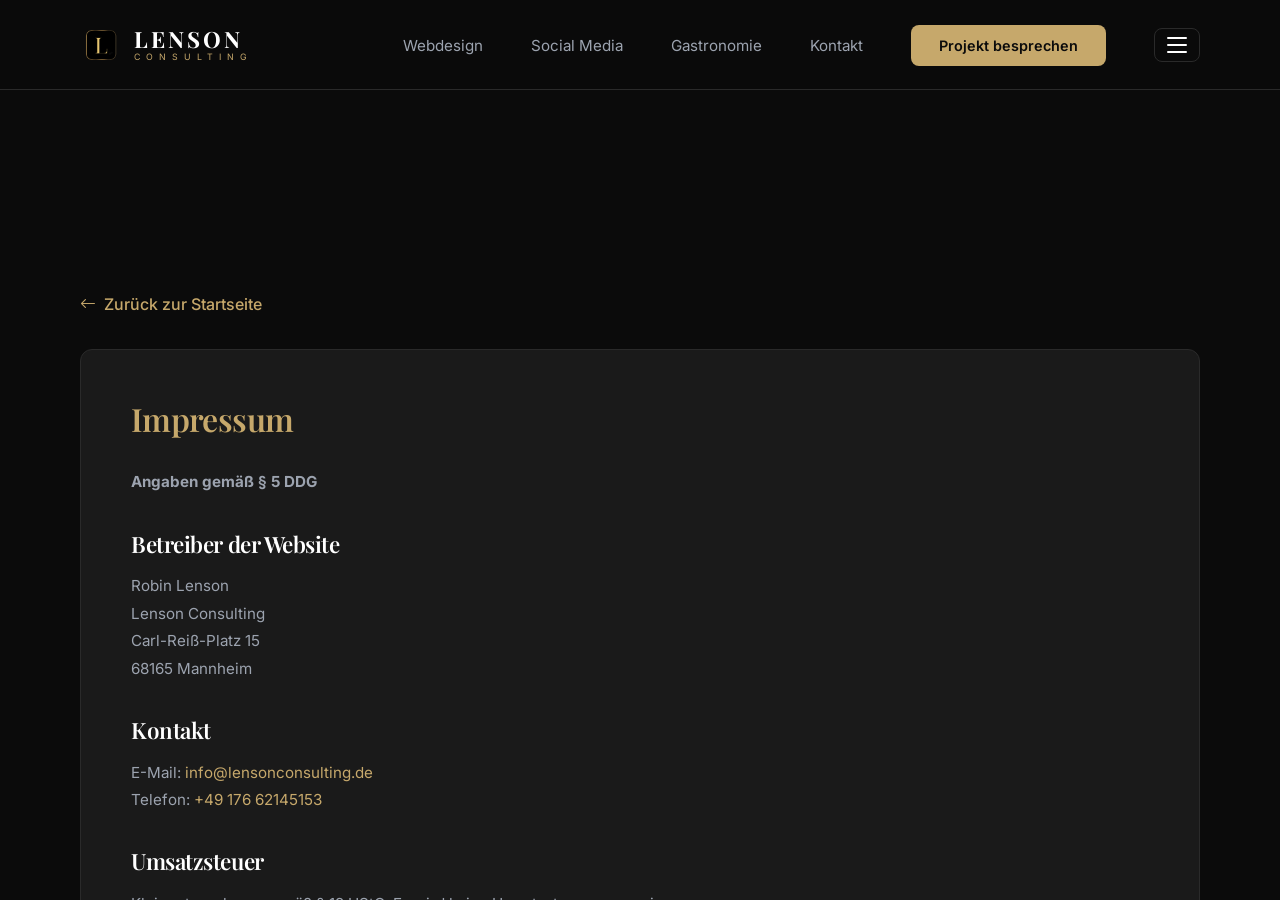
<file: impressum.html>
<!DOCTYPE html>
<html lang="de">
<head>
    <meta charset="UTF-8">
    <meta name="viewport" content="width=device-width, initial-scale=1.0">
    <meta name="robots" content="noindex, follow">
    <title>Impressum | Lenson Consulting</title>
    
    <!-- Bootstrap 5 -->
    <!-- Bootstrap Icons -->
    <!-- Google Fonts -->
    <!-- Custom CSS -->
    <link rel="stylesheet" href="css/landing-new.css">
    <link href="https://cdn.jsdelivr.net/npm/bootstrap-icons@1.11.3/font/bootstrap-icons.css" rel="stylesheet">
    <link href="https://fonts.googleapis.com/css2?family=Inter:wght@300;400;500;600&family=Playfair+Display:wght@400;500;600;700&display=swap" rel="stylesheet">
    
    <style>
        .legal-section {
            padding: 200px 0 80px;
            background-color: #0B0B0B;
        }
        
        .legal-content {
            background: #1A1A1A;
            border-radius: 12px;
            padding: 50px;
            border: 1px solid #2A2A2A;
        }
        
        .legal-content h1 {
            font-family: 'Playfair Display', serif;
            color: #C6A86B;
            margin-bottom: 30px;
            font-size: 2rem;
        }
        
        .legal-content h2 {
            font-family: 'Playfair Display', serif;
            color: #FFFFFF;
            font-size: 1.4rem;
            margin-top: 35px;
            margin-bottom: 15px;
        }
        
        .legal-content h3 {
            font-family: 'Playfair Display', serif;
            color: #FFFFFF;
            font-size: 1.15rem;
            margin-top: 25px;
            margin-bottom: 12px;
        }
        
        .legal-content p, .legal-content li {
            color: #9CA3AF;
            line-height: 1.8;
            font-size: 0.95rem;
        }
        
        .legal-content a {
            color: #C6A86B;
            text-decoration: none;
        }
        
        .legal-content a:hover {
            color: #D4B87A;
        }
        
        .legal-content ul {
            padding-left: 20px;
        }
        
        .legal-content ul li {
            margin-bottom: 8px;
        }
        
        .back-link {
            display: inline-flex;
            align-items: center;
            gap: 8px;
            color: #C6A86B;
            text-decoration: none;
            margin-bottom: 30px;
            font-weight: 500;
        }
        
        .back-link:hover {
            color: #D4B87A;
        }
    </style>
</head>
<body>
    <!-- Navigation -->
    <header class="nav-header" id="navHeader">
        <nav class="nav-container">
            <a href="index.html" class="nav-logo">
                <img src="assets/images/logo.png" alt="Lenson Consulting Logo">
                <div class="nav-logo-text">
                    <span class="nav-logo-main">Lenson</span>
                    <span class="nav-logo-sub">CONSULTING</span>
                </div>
            </a>
            
            <ul class="nav-menu">
                <li><a href="index.html#webdesign" class="nav-link">Webdesign</a></li>
                <li><a href="index.html#social" class="nav-link">Social Media</a></li>
                <li><a href="index.html#gastronomie" class="nav-link">Gastronomie</a></li>
                <li><a href="index.html#kontakt" class="nav-link">Kontakt</a></li>
                <li><a href="index.html#kontakt" class="nav-cta">Projekt besprechen</a></li>
                <li class="nav-legal-dropdown">
                    <button class="nav-legal-toggle" aria-label="Rechtliches Menü">
                        <svg width="20" height="16" viewBox="0 0 20 16" fill="none" xmlns="http://www.w3.org/2000/svg">
                            <rect y="0" width="20" height="2" rx="1" fill="currentColor"/>
                            <rect y="7" width="20" height="2" rx="1" fill="currentColor"/>
                            <rect y="14" width="20" height="2" rx="1" fill="currentColor"/>
                        </svg>
                    </button>
                    <ul class="nav-legal-menu">
                        <li><a href="datenschutz.html">Datenschutz</a></li>
                        <li><a href="impressum.html">Impressum</a></li>
                        <li><a href="agb.html">AGB</a></li>
                    </ul>
                </li>
            </ul>
            
            <button class="nav-toggle" aria-label="Menü öffnen">
                <span></span>
                <span></span>
                <span></span>
            </button>
        </nav>
    <script>
        document.addEventListener('DOMContentLoaded', function() {
            const toggle = document.querySelector('.nav-legal-toggle');
            const dropdown = document.querySelector('.nav-legal-dropdown');
            if (toggle && dropdown) {
                toggle.addEventListener('click', function(e) {
                    e.preventDefault();
                    dropdown.classList.toggle('open');
                });
                document.addEventListener('click', function(e) {
                    if (!dropdown.contains(e.target)) {
                        dropdown.classList.remove('open');
                    }
                });
            }
        });
    </script>

    <section class="legal-section">
        <div class="container">
            <div class="row justify-content-center">
                <div class="col-lg-8">
                    <a href="index.html" class="back-link"><i class="bi bi-arrow-left"></i> Zurück zur Startseite</a>
                    <div class="legal-content">
                        <h1>Impressum</h1>
                        
                        <p><strong>Angaben gemäß § 5 DDG</strong></p>
                        
                        <h2>Betreiber der Website</h2>
                        <p>
                            Robin Lenson<br>
                            Lenson Consulting<br>
                            Carl-Reiß-Platz 15<br>
                            68165 Mannheim
                        </p>
                        
                        <h2>Kontakt</h2>
                        <p>
                            E-Mail: <a href="mailto:info@lensonconsulting.de">info@lensonconsulting.de</a><br>
                            Telefon: <a href="tel:+49 176 62145153">+49 176 62145153</a>
                        </p>
                        
                        <h2>Umsatzsteuer</h2>
                        <p>
                            Kleinunternehmer gemäß § 19 UStG. Es wird keine Umsatzsteuer ausgewiesen.
                        </p>
                        
                        <h2>Verantwortlich für den Inhalt nach § 18 Abs. 2 MStV</h2>
                        <p>
                            Robin Lenson<br>
                            Lenson Consulting<br>
                            Carl-Reiß-Platz 15<br>
                            68165 Mannheim
                        </p>
                        
                        <h2>Streitschlichtung</h2>
                        <p>
                            Wir sind nicht bereit oder verpflichtet, an Streitbeilegungsverfahren vor einer Verbraucherschlichtungsstelle teilzunehmen.
                        </p>
                    </div>
                </div>
            </div>
        </div>
    </section>

    <!-- Footer -->
    <footer class="footer-section">
        <div class="container">
            <div class="footer-bottom" style="margin-top: 0; border-top: none;">
                <div class="row">
                    <div class="col-md-6">
                        <p class="mb-0">&copy; 2026 Lenson Consulting. Alle Rechte vorbehalten.</p>
                    </div>
                    <div class="col-md-6 text-md-end">
                        <p class="mb-0"><a href="impressum.html" class="text-gold">Impressum</a> | <a href="datenschutz.html" class="text-gold">Datenschutz</a> | <a href="agb.html" class="text-gold">AGB</a></p>
                    </div>
                </div>
            </div>
        </div>
    </footer>

    <script src="https://cdn.jsdelivr.net/npm/bootstrap@5.3.2/dist/js/bootstrap.bundle.min.js"></script>
</body>
</html>
</file>
<file: css/landing-new.css>
/* ============================================
   LENSON CONSULTING - Premium Landingpage
   Dark, Premium Design (matching restaurant.html)
   ============================================ */

/* CSS-Variablen - identisch mit style.css */
:root {
    /* Premium-Farbpalette */
    --color-black: #0B0B0B;
    --color-anthrazit: #1A1A1A;
    --color-dark: #111111;
    --color-gold: #C6A86B;
    --color-gold-light: #D4B87A;
    --color-gold-dark: #A88D52;
    --color-white: #FFFFFF;
    --color-offwhite: #F5F0EB;
    --color-gray: #6B7280;
    --color-gray-light: #9CA3AF;
    --color-border: #2A2A2A;
    
    /* Landingpage-Kompatibilitaet */
    --color-bg-primary: var(--color-black);
    --color-bg-secondary: var(--color-anthrazit);
    --color-bg-tertiary: var(--color-dark);
    --color-text-primary: var(--color-white);
    --color-text-secondary: var(--color-gray-light);
    --color-text-tertiary: var(--color-gray);
    --color-accent: var(--color-gold);
    --color-accent-hover: var(--color-gold-light);
    --color-border-light: var(--color-border);
    --font-display: 'Playfair Display', Georgia, 'Times New Roman', serif;
    --font-body: 'Inter', -apple-system, BlinkMacSystemFont, 'Segoe UI', sans-serif;
    --transition: all 0.3s cubic-bezier(0.4, 0, 0.2, 1);
    --section-padding: 120px 0;
}

/* Basis */
* {
    margin: 0;
    padding: 0;
    box-sizing: border-box;
}

html {
    scroll-behavior: smooth;
    scroll-padding-top: 100px;
}

body {
    font-family: var(--font-body);
    font-size: 16px;
    line-height: 1.8;
    color: var(--color-text-primary);
    background-color: var(--color-bg-primary);
    -webkit-font-smoothing: antialiased;
    -moz-osx-font-smoothing: grayscale;
    overflow-x: hidden;
}

h1, h2, h3, h4, h5, h6 {
    font-family: var(--font-display);
    font-weight: 600;
    line-height: 1.2;
    letter-spacing: -0.02em;
    color: var(--color-text-primary);
}

img {
    max-width: 100%;
    height: auto;
    display: block;
    border-radius: 12px;
}

a {
    color: var(--color-text-primary);
    text-decoration: none;
    transition: var(--transition);
}

a:hover {
    color: var(--color-accent);
}

.text-gold { 
    color: var(--color-gold) !important; 
}

/* Container */
.container {
    max-width: 1200px;
    margin: 0 auto;
    padding: 0 40px;
}

/* Navigation */
.nav-header {
    position: fixed;
    top: 0;
    left: 0;
    right: 0;
    z-index: 1000;
    background: rgba(11, 11, 11, 0.98);
    backdrop-filter: blur(20px);
    -webkit-backdrop-filter: blur(20px);
    border-bottom: 1px solid var(--color-border-light);
    transition: var(--transition);
    height: 90px; /* Explicit height for consistency */
}

.nav-header.scrolled {
    box-shadow: 0 1px 20px rgba(0, 0, 0, 0.02);
}

.nav-container {
    max-width: 1200px;
    margin: 0 auto;
    padding: 0 40px;
    display: flex;
    align-items: center;
    justify-content: space-between;
    height: 90px;
}

.nav-logo {
    display: flex;
    align-items: center;
    gap: 12px;
}

.nav-logo img {
    width: 42px;
    height: 42px;
}

.nav-logo-text {
    display: flex;
    flex-direction: column;
    line-height: 1;
}

.nav-logo-main {
    font-family: var(--font-display);
    font-size: 1.4rem;
    font-weight: 700;
    letter-spacing: 3px;
    text-transform: uppercase;
}

.nav-logo-sub {
    font-family: var(--font-body);
    font-size: 0.55rem;
    letter-spacing: 6px;
    text-transform: uppercase;
    color: var(--color-accent);
    margin-top: 2px;
}

.nav-menu {
    display: flex;
    align-items: center;
    gap: 48px;
    list-style: none;
}

.nav-link {
    font-size: 0.95rem;
    font-weight: 400;
    color: var(--color-text-secondary);
    position: relative;
}

.nav-link:hover {
    color: var(--color-text-primary);
}

.nav-cta {
    padding: 12px 28px;
    background: var(--color-gold);
    color: var(--color-black) !important;
    font-size: 0.9rem;
    font-weight: 600;
    transition: var(--transition);
    border-radius: 8px;
}

.nav-cta:hover {
    background: var(--color-gold-light);
    color: var(--color-black) !important;
    transform: translateY(-2px);
    box-shadow: 0 10px 30px rgba(198, 168, 107, 0.3);
}

/* Legal Dropdown */
.nav-legal-dropdown {
    position: relative;
    list-style: none;
}

.nav-legal-toggle {
    background: transparent;
    border: 1px solid var(--color-border);
    color: var(--color-text-primary);
    padding: 8px 12px;
    cursor: pointer;
    display: flex;
    align-items: center;
    justify-content: center;
    transition: var(--transition);
    border-radius: 8px;
}

.nav-legal-toggle:hover {
    border-color: var(--color-gold);
    color: var(--color-gold);
}

.nav-legal-menu {
    position: absolute;
    top: 120%;
    right: 0;
    background: var(--color-bg-secondary);
    border: 1px solid var(--color-border);
    list-style: none;
    min-width: 150px;
    opacity: 0;
    visibility: hidden;
    transform: translateY(10px);
    transition: var(--transition);
    z-index: 1000;
    border-radius: 8px;
}

.nav-legal-dropdown.open .nav-legal-menu {
    opacity: 1;
    visibility: visible;
    transform: translateY(0);
}

.nav-legal-menu li a {
    display: block;
    padding: 10px 16px;
    color: var(--color-text-secondary);
    font-size: 0.9rem;
    border-bottom: 1px solid var(--color-border-light);
}

.nav-legal-menu li:last-child a {
    border-bottom: none;
}

.nav-legal-menu li a:hover {
    background: var(--color-bg-tertiary);
    color: var(--color-gold);
}

.nav-toggle {
    display: none;
    background: none;
    border: none;
    cursor: pointer;
    padding: 8px;
}

.nav-toggle span {
    display: block;
    width: 24px;
    height: 1px;
    background: var(--color-text-primary);
    margin: 6px 0;
}

/* Hero Section */
.hero {
    padding: 140px 0 80px;
    min-height: 100dvh;
    display: flex;
    align-items: center;
}

.hero-grid {
    display: grid;
    grid-template-columns: 1.2fr 1fr;
    gap: 80px;
    align-items: center;
}

.hero-content {
    max-width: 600px;
}

.hero-label {
    display: inline-block;
    font-size: 0.85rem;
    letter-spacing: 3px;
    text-transform: uppercase;
    color: var(--color-accent);
    margin-bottom: 32px;
    font-weight: 500;
}

.hero-title {
    font-size: clamp(2.8rem, 5vw, 4.5rem);
    margin-bottom: 28px;
    line-height: 1.1;
}

.hero-subtitle {
    font-size: 1.15rem;
    color: var(--color-text-secondary);
    margin-bottom: 48px;
    max-width: 500px;
}

.hero-actions {
    display: flex;
    gap: 16px;
    flex-wrap: wrap;
}

.btn {
    display: inline-flex;
    align-items: center;
    gap: 10px;
    padding: 16px 36px;
    font-size: 0.95rem;
    font-weight: 500;
    transition: var(--transition);
    border: 1px solid transparent;
    border-radius: 8px;
}

.btn-primary {
    background: var(--color-gold);
    color: var(--color-black) !important;
    font-weight: 600;
    border-radius: 8px;
}

.btn-primary:hover {
    background: var(--color-gold-light);
    color: var(--color-black) !important;
    transform: translateY(-2px);
    box-shadow: 0 10px 30px rgba(198, 168, 107, 0.3);
}

.btn-secondary {
    background: transparent;
    color: var(--color-gold) !important;
    border: 1px solid var(--color-gold);
    font-weight: 600;
    border-radius: 8px;
}

.btn-secondary:hover {
    background: var(--color-gold);
    color: var(--color-black) !important;
    border-color: var(--color-gold);
    transform: translateY(-2px);
    box-shadow: 0 10px 30px rgba(198, 168, 107, 0.2);
}

.hero-visual {
    position: relative;
}

.hero-mockup {
    position: relative;
}

.hero-mockup-frame {
    background: var(--color-bg-secondary);
    border: 1px solid var(--color-border);
    box-shadow: 0 40px 80px rgba(0, 0, 0, 0.25);
    overflow: hidden;
}

.hero-mockup-header {
    display: flex;
    align-items: center;
    gap: 8px;
    padding: 16px 24px;
    background: var(--color-bg-secondary);
    border-bottom: 1px solid var(--color-border-light);
}

.hero-mockup-dot {
    width: 10px;
    height: 10px;
    border-radius: 50%;
    background: var(--color-border);
}

.hero-mockup-content {
    padding: 40px 32px;
    min-height: 400px;
}

.mockup-line {
    height: 12px;
    background: var(--color-border-light);
    margin-bottom: 16px;
    border-radius: 6px;
}

.mockup-line.short { width: 60%; }
.mockup-line.medium { width: 80%; }
.mockup-line.long { width: 100%; }

/* Section Base */
.section {
    padding: var(--section-padding);
}

.section-header {
    max-width: 700px;
    margin-bottom: 80px;
}

.section-label {
    display: inline-block;
    font-size: 0.85rem;
    letter-spacing: 3px;
    text-transform: uppercase;
    color: var(--color-accent);
    margin-bottom: 24px;
    font-weight: 500;
}

.section-title {
    font-size: clamp(2.2rem, 4vw, 3.2rem);
    margin-bottom: 24px;
}

.section-description {
    font-size: 1.1rem;
    color: var(--color-text-secondary);
}

/* Webdesign Section */
.webdesign-section {
    background: var(--color-bg-primary);
}

.webdesign-grid {
    display: grid;
    grid-template-columns: 1fr 1fr;
    gap: 80px;
    align-items: center;
}

.webdesign-content h2 {
    font-size: clamp(2rem, 3.5vw, 2.8rem);
    margin-bottom: 28px;
}

.webdesign-content p {
    color: var(--color-text-secondary);
    margin-bottom: 32px;
    font-size: 1.05rem;
}

.webdesign-list {
    list-style: none;
    margin-bottom: 40px;
}

.webdesign-list li {
    padding: 16px 0;
    border-bottom: 1px solid var(--color-border-light);
    color: var(--color-text-secondary);
    display: flex;
    align-items: center;
    gap: 12px;
}

.webdesign-list li:last-child {
    border-bottom: none;
}

.webdesign-list i {
    color: var(--color-accent);
    font-size: 1.1rem;
}

.webdesign-visual {
    position: relative;
}

.webdesign-image {
    position: relative;
    width: 100%;
    height: auto;
    background: linear-gradient(135deg, var(--color-bg-secondary) 0%, var(--color-bg-primary) 100%);
    border: 1px solid var(--color-border-light);
    display: flex;
    align-items: center;
    justify-content: center;
}

.webdesign-image::before {
    content: "";
    position: absolute;
    inset: 0;
    background: linear-gradient(to right, transparent, rgba(0, 0, 0, 0.3));
    pointer-events: none;
}

/* Social Media Section */
.social-section {
    background: var(--color-bg-secondary);
}

.social-grid {
    display: grid;
    grid-template-columns: 1fr 1fr;
    gap: 80px;
    align-items: center;
}

.social-content h2 {
    font-size: clamp(2rem, 3.5vw, 2.8rem);
    margin-bottom: 28px;
}

.social-content p {
    color: var(--color-text-secondary);
    margin-bottom: 32px;
    font-size: 1.05rem;
}

.connectify-brand {
    display: inline-flex;
    align-items: center;
    gap: 10px;
    margin-bottom: 32px;
    padding: 12px 24px;
    background: var(--color-bg-secondary);
    border: 1px solid var(--color-border);
}

.connectify-brand img {
    width: 32px;
    height: 32px;
}

.connectify-name {
    font-weight: 600;
    font-size: 0.95rem;
    color: var(--color-text-primary);
}

/* Gastronomie Section */
.gastronomy-section {
    background: var(--color-bg-primary);
}

.gastronomy-grid {
    display: grid;
    grid-template-columns: 1fr 1fr;
    gap: 80px;
    align-items: center;
}

.gastronomy-content h2 {
    font-size: clamp(2rem, 3.5vw, 2.8rem);
    margin-bottom: 28px;
}

.gastronomy-content p {
    color: var(--color-text-secondary);
    margin-bottom: 32px;
    font-size: 1.05rem;
}

/* Kontakt Section */
.contact-section {
    background: var(--color-bg-secondary);
    padding: 120px 0;
}

.contact-grid {
    display: grid;
    grid-template-columns: 1fr 1fr;
    gap: 80px;
    align-items: start;
}

.contact-content h2 {
    font-size: clamp(2rem, 3.5vw, 2.8rem);
    margin-bottom: 28px;
}

.contact-content p {
    color: var(--color-text-secondary);
    margin-bottom: 40px;
    font-size: 1.05rem;
}

.contact-info {
    display: flex;
    flex-direction: column;
    gap: 24px;
}

.contact-item {
    display: flex;
    align-items: flex-start;
    gap: 16px;
}

.contact-item i {
    font-size: 1.3rem;
    color: var(--color-accent);
    margin-top: 4px;
}

.contact-item-content h4 {
    font-family: var(--font-body);
    font-size: 0.95rem;
    font-weight: 600;
    margin-bottom: 6px;
}

.contact-item-content p,
.contact-item-content a {
    color: var(--color-text-secondary);
    font-size: 0.95rem;
}

.contact-form {
    background: var(--color-bg-secondary);
    padding: 48px;
    border: 1px solid var(--color-border);
}

.form-group {
    margin-bottom: 24px;
}

.form-label {
    display: block;
    font-size: 0.9rem;
    font-weight: 500;
    margin-bottom: 10px;
    color: var(--color-text-primary);
}

.form-input,
.form-textarea {
    width: 100%;
    padding: 14px 16px;
    font-family: var(--font-body);
    font-size: 0.95rem;
    border: 1px solid var(--color-border);
    background: var(--color-bg-primary);
    color: var(--color-text-primary);
    transition: var(--transition);
}

.form-input:focus,
.form-textarea:focus {
    outline: none;
    border-color: var(--color-accent);
}

.form-textarea {
    resize: vertical;
    min-height: 140px;
}

.form-checkbox {
    display: flex;
    align-items: flex-start;
    gap: 10px;
    margin-bottom: 24px;
}

.form-checkbox input {
    margin-top: 6px;
}

.form-checkbox label {
    font-size: 0.88rem;
    color: var(--color-text-secondary);
    line-height: 1.6;
}

.btn-submit {
    width: 100%;
    justify-content: center;
    background: var(--color-gold);
    color: var(--color-black) !important;
    border: none;
    cursor: pointer;
    font-family: var(--font-body);
    font-weight: 600;
    border-radius: 8px;
}

.btn-submit:hover {
    background: var(--color-gold-light);
    transform: translateY(-2px);
    box-shadow: 0 10px 30px rgba(198, 168, 107, 0.3);
}

/* VCard */
.vcard-wrapper {
    max-width: 650px;
    margin: 0 auto;
}

.vcard {
    background: linear-gradient(145deg, #1A1A1A 0%, #111111 50%, #0D0D0D 100%);
    border-radius: 16px;
    position: relative;
    overflow: hidden;
    transition: var(--transition);
    box-shadow: 0 20px 60px rgba(0,0,0,0.5);
}

.vcard:hover {
    transform: translateY(-4px);
    box-shadow: 0 30px 80px rgba(0,0,0,0.6), 0 0 40px rgba(198,168,107,0.05);
}

.vcard-inner {
    position: relative;
    padding: 4px;
}

.vcard-border {
    position: absolute;
    inset: 0;
    border-radius: 16px;
    padding: 2px;
    background: linear-gradient(135deg, rgba(198,168,107,0.4), rgba(198,168,107,0.1), rgba(198,168,107,0.3), rgba(198,168,107,0.05));
    -webkit-mask: linear-gradient(#fff 0 0) content-box, linear-gradient(#fff 0 0);
    mask: linear-gradient(#fff 0 0) content-box, linear-gradient(#fff 0 0);
    -webkit-mask-composite: xor;
    mask-composite: exclude;
    pointer-events: none;
}

.vcard-content {
    padding: 36px 32px 28px;
    position: relative;
}

.vcard-header {
    display: flex;
    align-items: center;
    gap: 16px;
    margin-bottom: 20px;
}

.vcard-logo {
    width: 55px;
    height: 55px;
    object-fit: contain;
    flex-shrink: 0;
}

.vcard-name-group {
    display: flex;
    flex-direction: column;
}

.vcard-name {
    font-family: var(--font-display);
    font-size: 1.6rem;
    font-weight: 700;
    color: var(--color-white);
    letter-spacing: 2px;
    margin: 0;
}

.vcard-title {
    font-size: 0.75rem;
    color: var(--color-gold);
    text-transform: uppercase;
    letter-spacing: 3px;
    margin-top: 2px;
}

.vcard-divider {
    height: 1px;
    background: linear-gradient(90deg, rgba(198,168,107,0.4), transparent);
    margin-bottom: 20px;
}

.vcard-details {
    display: flex;
    flex-direction: column;
    gap: 12px;
    margin-bottom: 20px;
}

.vcard-detail {
    display: flex;
    align-items: center;
    gap: 14px;
    font-size: 0.9rem;
}

.vcard-detail i {
    color: var(--color-gold);
    font-size: 1rem;
    width: 20px;
    text-align: center;
}

.vcard-detail a,
.vcard-detail span {
    color: var(--color-gray-light);
    text-decoration: none;
    transition: var(--transition);
}

.vcard-detail a:hover {
    color: var(--color-gold);
}

.vcard-footer-text {
    display: flex;
    align-items: center;
    gap: 8px;
    font-size: 0.7rem;
    color: var(--color-gray);
    text-transform: uppercase;
    letter-spacing: 2px;
}

.vcard-dot {
    color: var(--color-gold);
}

.vcard-actions {
    display: flex;
    gap: 12px;
    margin-top: 24px;
    justify-content: center;
}

.vcard-btn {
    display: inline-flex;
    align-items: center;
    gap: 8px;
    padding: 12px 24px;
    border-radius: 8px;
    font-weight: 600;
    font-size: 0.85rem;
    cursor: pointer;
    text-decoration: none;
    transition: var(--transition);
    border: none;
}

.vcard-btn-download {
    background: var(--color-anthrazit);
    color: var(--color-white);
    border: 1px solid var(--color-border);
}

.vcard-btn-download:hover {
    border-color: var(--color-gold);
    color: var(--color-gold);
}

.vcard-btn-qr {
    background: var(--color-anthrazit);
    color: var(--color-white);
    border: 1px solid var(--color-border);
}

.vcard-btn-qr:hover {
    border-color: var(--color-gold);
    color: var(--color-gold);
}

.vcard-btn-whatsapp {
    background: #25D366;
    color: #fff !important;
}

.vcard-btn-whatsapp:hover {
    background: #1ebe57;
    transform: translateY(-2px);
}

.vcard-qr-modal {
    display: none;
    position: fixed;
    top: 0; left: 0;
    width: 100%; height: 100%;
    background: rgba(0,0,0,0.85);
    z-index: 3000;
    align-items: center;
    justify-content: center;
}

.vcard-qr-modal.active {
    display: flex;
}

.vcard-qr-card {
    background: var(--color-anthrazit);
    border: 1px solid var(--color-gold);
    border-radius: 16px;
    padding: 36px;
    text-align: center;
    max-width: 360px;
    width: 90%;
    position: relative;
}

.vcard-qr-close {
    position: absolute;
    top: 12px;
    right: 16px;
    background: none;
    border: none;
    color: var(--color-gray-light);
    font-size: 1.3rem;
    cursor: pointer;
    transition: var(--transition);
}

.vcard-qr-close:hover {
    color: var(--color-white);
}

.vcard-qr-card h3 {
    font-family: var(--font-display);
    color: var(--color-white);
    margin-bottom: 20px;
}

.vcard-qr-code {
    background: var(--color-white);
    width: 200px;
    height: 200px;
    margin: 0 auto 16px;
    border-radius: 8px;
    display: flex;
    align-items: center;
    justify-content: center;
    font-family: var(--font-display);
    font-size: 0.8rem;
    color: var(--color-black);
}

.vcard-qr-card p {
    color: var(--color-gray-light);
    font-size: 0.85rem;
}

@media (max-width: 576px) {
    .vcard-content {
        padding: 24px 20px 20px;
    }
    
    .vcard-name {
        font-size: 1.3rem;
    }
    
    .vcard-actions {
        flex-direction: column;
    }
    
    .vcard-btn {
        justify-content: center;
        width: 100%;
    }
}

/* Footer */
.footer {
    background: var(--color-bg-secondary);
    padding: 80px 0 40px;
    border-top: 1px solid var(--color-border-light);
}

.footer-grid {
    display: grid;
    grid-template-columns: 2fr 1fr 1fr 1fr;
    gap: 60px;
    margin-bottom: 60px;
}

.footer-brand {
    max-width: 300px;
}

.footer-logo {
    display: flex;
    align-items: center;
    gap: 12px;
    margin-bottom: 24px;
}

.footer-logo img {
    width: 40px;
    height: 40px;
}

.footer-logo-text {
    display: flex;
    flex-direction: column;
    line-height: 1;
}

.footer-logo-main {
    font-family: var(--font-display);
    font-size: 1.3rem;
    font-weight: 700;
    letter-spacing: 2.5px;
    text-transform: uppercase;
}

.footer-logo-sub {
    font-family: var(--font-body);
    font-size: 0.5rem;
    letter-spacing: 5.5px;
    text-transform: uppercase;
    color: var(--color-accent);
    margin-top: 2px;
}

.footer-description {
    color: var(--color-text-secondary);
    font-size: 0.95rem;
    margin-bottom: 24px;
}

.footer-heading {
    font-family: var(--font-body);
    font-size: 0.9rem;
    font-weight: 600;
    margin-bottom: 20px;
    text-transform: uppercase;
    letter-spacing: 1.5px;
}

.footer-links {
    list-style: none;
}

.footer-links li {
    margin-bottom: 12px;
}

.footer-links a {
    color: var(--color-text-secondary);
    font-size: 0.95rem;
}

.footer-links a:hover {
    color: var(--color-text-primary);
}

.footer-bottom {
    padding-top: 40px;
    border-top: 1px solid var(--color-border-light);
    display: flex;
    justify-content: space-between;
    align-items: center;
    flex-wrap: wrap;
    gap: 20px;
}

.footer-copyright {
    color: var(--color-text-tertiary);
    font-size: 0.9rem;
}

.footer-legal {
    display: flex;
    gap: 24px;
}

.footer-legal a {
    color: var(--color-text-tertiary);
    font-size: 0.9rem;
}

/* Responsive */
@media (max-width: 968px) {
    .nav-menu {
        position: absolute;
        top: 70px;
        left: 0;
        right: 0;
        flex-direction: column;
        background: rgba(11, 11, 11, 0.98);
        backdrop-filter: blur(20px);
        padding: 20px 0;
        gap: 0;
        display: none;
    }
    
    .nav-menu.active {
        display: flex;
    }
    
    .nav-menu li {
        width: 100%;
        text-align: center;
        padding: 12px 0;
    }
    
    .nav-cta {
        display: inline-block;
    }
    
    .nav-legal-dropdown {
        width: 100%;
    }
    
    .nav-legal-toggle {
        margin: 0 auto;
    }
    
    .nav-legal-menu {
        left: 50%;
        right: auto;
        transform: translateX(-50%) translateY(10px);
    }
    
    .nav-legal-dropdown.open .nav-legal-menu {
        transform: translateX(-50%) translateY(0);
    }
    
    .nav-toggle {
        display: block;
    }
    
    .hero-grid,
    .webdesign-grid,
    .social-grid,
    .gastronomy-grid,
    .contact-grid {
        grid-template-columns: 1fr;
        gap: 60px;
    }
    
    .footer-grid {
        grid-template-columns: 1fr 1fr;
        gap: 40px;
    }
    
    /* Mobile: Images full width, no cropping */
    .webdesign-image {
        height: auto;
        min-height: 250px;
    }
    
    .webdesign-image img {
        width: 100%;
        height: auto;
        object-fit: contain;
    }
}

@media (max-width: 640px) {
    .container,
    .nav-container {
        padding: 0 20px;
    }
    
    .nav-container {
        height: 70px;
    }
    
    .nav-header {
        height: 70px;
    }
    
    /* Mobile scroll-padding-top matches navbar height */
    html {
        scroll-padding-top: 70px;
    }
    
    .nav-logo img {
        width: 36px;
        height: 36px;
    }
    
    .nav-logo-main {
        font-size: 1.2rem;
    }
    
    .nav-logo-sub {
        font-size: 0.45rem;
        letter-spacing: 5px;
    }
    
    .hero {
        padding: 140px 0 80px;
    }
    
    .hero-title {
        font-size: 2.2rem;
    }
    
    .hero-subtitle {
        font-size: 1rem;
    }
    
    .hero-actions {
        flex-direction: column;
        width: 100%;
    }
    
    .hero-actions .btn {
        width: 100%;
        justify-content: center;
        min-height: 48px;
    }
    
    .hero-mockup {
        padding: 0;
    }
    
    .hero-mockup-content {
        padding: 24px 20px;
        min-height: 300px;
    }
    
    /* Mobile hero visual: image scaling with contain */
    .hero-visual {
        order: 2;
    }
    
    .hero-mockup {
        height: 250px;
        margin-top: 30px;
    }
    
    .hero-mockup img {
        width: 100%;
        height: 100%;
        object-fit: contain;
        border-radius: 12px;
    }
    
    .section {
        padding: 80px 0;
    }
    
    .section-header {
        margin-bottom: 60px;
    }
    
    .section-title {
        font-size: 2rem;
    }
    
    .webdesign-image {
        height: auto;
        min-height: 200px;
    }
    
    .webdesign-image img {
        width: 100%;
        height: auto;
        object-fit: contain;
    }
    
    .contact-section {
        padding: 80px 0;
    }
    
    .contact-form {
        padding: 28px 20px;
    }
    
    .form-input,
    .form-textarea {
        padding: 12px 14px;
        font-size: 16px; /* Prevents zoom on iOS */
    }
    
    .footer-grid {
        grid-template-columns: 1fr;
        gap: 32px;
    }
    
    .footer-bottom {
        flex-direction: column;
        text-align: center;
        gap: 12px;
    }
    
    .footer-legal {
        flex-direction: column;
        gap: 8px;
    }
    
    /* Improved touch targets for FAQ */
    .faq-question {
        font-size: 1rem;
        padding: 16px 0;
        min-height: 48px;
        display: flex;
        align-items: center;
    }
    
    .faq-answer {
        font-size: 0.95rem;
        padding: 0 0 16px;
    }
    
    .faq-cta h3 {
        font-size: 1.5rem;
    }
    
    /* Improved form styling for mobile */
    .form-checkbox {
        margin-bottom: 24px;
    }
    
    .form-checkbox input {
        width: 20px;
        height: 20px;
        min-width: 20px;
    }
    
    .form-checkbox label {
        font-size: 0.88rem;
        line-height: 1.6;
    }
    
    /* VCard mobile improvements */
    .vcard-content {
        padding: 24px 20px 20px;
    }
    
    .vcard-name {
        font-size: 1.3rem;
    }
    
    .vcard-actions {
        flex-direction: column;
    }
    
    .vcard-btn {
        justify-content: center;
        width: 100%;
        min-height: 48px;
    }
    
    /* Better button spacing on mobile */
    .btn {
        min-height: 48px;
        padding: 14px 28px;
        font-size: 0.95rem;
    }
}

/* Reduced Motion */
@media (prefers-reduced-motion: reduce) {
    *,
    *::before,
    *::after {
        animation-duration: 0.01ms !important;
        animation-iteration-count: 1 !important;
        transition-duration: 0.01ms !important;
    }
    
    html {
        scroll-behavior: auto;
    }
}

/* FAQ Section */
.faq-section {
    padding: var(--section-padding);
    background: var(--color-bg-primary);
}

.faq-list {
    max-width: 800px;
    margin: 0 auto;
}

.faq-item {
    border-bottom: 1px solid var(--color-border-light);
    padding: 24px 0;
}

.faq-item:first-child {
    border-top: 1px solid var(--color-border-light);
}

.faq-question {
    list-style: none;
    cursor: pointer;
    font-size: 1.1rem;
    font-weight: 500;
    color: var(--color-text-primary);
    display: flex;
    align-items: center;
    justify-content: space-between;
    gap: 16px;
    padding: 4px 0;
    transition: var(--transition);
}

.faq-question::-webkit-details-marker {
    display: none;
}

.faq-question:hover {
    color: var(--color-accent);
}

.faq-icon {
    width: 20px;
    height: 20px;
    position: relative;
    flex-shrink: 0;
}

.faq-icon::before,
.faq-icon::after {
    content: '';
    position: absolute;
    background: var(--color-text-secondary);
    transition: var(--transition);
}

.faq-icon::before {
    width: 100%;
    height: 1px;
    top: 50%;
    left: 0;
    transform: translateY(-50%);
}

.faq-icon::after {
    width: 1px;
    height: 100%;
    left: 50%;
    top: 0;
    transform: translateX(-50%);
}

.faq-item[open] .faq-icon::after {
    opacity: 0;
}

.faq-answer {
    padding: 16px 0 0;
    color: var(--color-text-secondary);
}

.faq-answer p {
    margin: 0;
    line-height: 1.8;
}

.faq-cta {
    text-align: center;
    margin-top: 60px;
}

.faq-cta h3 {
    font-family: var(--font-display);
    font-size: 1.8rem;
    margin-bottom: 24px;
    color: var(--color-text-primary);
}

@media (max-width: 640px) {
    .faq-question {
        font-size: 1rem;
    }
    
    .faq-answer {
        font-size: 0.95rem;
    }
    
    .faq-cta h3 {
        font-size: 1.5rem;
    }
}

@media (prefers-reduced-motion: reduce) {
    .faq-icon::before,
    .faq-icon::after {
        transition: none;
    }
}

/* Liquid Navbar Enhancement */
.liquid-nav-header {
    background: transparent;
    border-bottom: none;
    backdrop-filter: none;
}

.liquid-nav-container {
    position: relative;
}

.liquid-nav-pill {
    position: relative;
    display: flex;
    align-items: center;
    padding: 6px;
    border-radius: 999px;
    isolation: isolate;
}

.liquid-nav-glass {
    position: absolute;
    inset: 0;
    border-radius: inherit;
    background: rgba(11, 11, 11, 0.6);
    backdrop-filter: blur(12px) saturate(1.2);
    -webkit-backdrop-filter: blur(12px) saturate(1.2);
    box-shadow: inset 0 1px 1px rgba(255, 255, 255, 0.1), inset 0 0 0 1px rgba(255, 255, 255, 0.05), 0 8px 32px -12px rgba(0, 0, 0, 0.8);
    z-index: -2;
}

.liquid-nav-drop {
    position: absolute;
    top: 6px;
    bottom: 6px;
    left: 0;
    border-radius: 999px;
    background: radial-gradient(120% 140% at 30% 0%, rgba(198, 168, 107, 0.6), transparent 55%), rgba(198, 168, 107, 0.35);
    box-shadow: inset 0 1px 1px rgba(255, 255, 255, 0.3), inset 0 -2px 6px rgba(198, 168, 107, 0.25), 0 4px 16px -6px rgba(198, 168, 107, 0.4);
    transition: width 0.4s cubic-bezier(0.25, 0.46, 0.45, 0.94), transform 0.4s cubic-bezier(0.25, 0.46, 0.45, 0.94);
    pointer-events: none;
    z-index: -1;
    opacity: 0;
}

.liquid-nav-pill.has-active .liquid-nav-drop {
    opacity: 1;
}

.liquid-nav-menu {
    position: relative;
    background: transparent;
    padding: 0;
    gap: 2px;
    display: flex;
}

.liquid-nav-link {
    position: relative;
    padding: 10px 18px;
    height: auto;
    color: rgba(255, 255, 255, 0.7);
}

.liquid-nav-link:hover {
    color: var(--color-white);
}

.liquid-nav-cta {
    padding: 10px 22px;
    background: transparent;
    color: rgba(255, 255, 255, 0.7) !important;
    font-weight: 400;
}

.liquid-nav-cta:hover {
    background: transparent;
    color: var(--color-white) !important;
    box-shadow: none;
    transform: none;
}

@media (max-width: 968px) {
    .liquid-nav-pill {
        position: absolute;
        top: 90px;
        left: 0;
        right: 0;
        width: 100%;
        border-radius: 0;
        padding: 10px 0;
    }
    
    .liquid-nav-glass {
        border-radius: 0;
    }
    
    .liquid-nav-menu {
        flex-direction: column;
        width: 100%;
        gap: 0;
    }
    
    .liquid-nav-menu li {
        width: 100%;
        text-align: center;
    }
    
    .liquid-nav-link,
    .liquid-nav-cta {
        display: block;
        width: 100%;
        padding: 12px 0;
    }
    
    .liquid-nav-drop {
        display: none;
    }
}

/* ============================================
   COOKIE BANNER
   ============================================ */
.cookie-banner {
    position: fixed;
    bottom: 0;
    left: 0;
    right: 0;
    background: rgba(11, 11, 11, 0.97);
    backdrop-filter: blur(20px);
    -webkit-backdrop-filter: blur(20px);
    border-top: 1px solid rgba(198, 168, 107, 0.3);
    z-index: 9999;
    padding: 20px 0;
    display: none;
}

.cookie-banner.active {
    display: block;
    animation: cookieSlideUp 0.5s ease;
}

@keyframes cookieSlideUp {
    from { transform: translateY(100%); opacity: 0; }
    to { transform: translateY(0); opacity: 1; }
}

.cookie-container {
    max-width: 1100px;
    margin: 0 auto;
    padding: 0 30px;
    display: flex;
    align-items: center;
    justify-content: space-between;
    gap: 30px;
    flex-wrap: wrap;
}

.cookie-text {
    flex: 1;
    min-width: 250px;
}

.cookie-text h4 {
    font-family: var(--font-display), Georgia, serif;
    font-size: 1.1rem;
    color: var(--color-white);
    margin: 0 0 6px 0;
}

.cookie-text p {
    font-size: 0.85rem;
    color: var(--color-text-secondary);
    margin: 0;
    line-height: 1.6;
}

.cookie-text a {
    color: var(--color-accent);
    text-decoration: underline;
}

.cookie-text a:hover {
    color: var(--color-accent-hover);
}

.cookie-buttons {
    display: flex;
    gap: 10px;
    flex-wrap: wrap;
}

.cookie-btn {
    padding: 10px 20px;
    border-radius: 4px;
    font-weight: 600;
    font-size: 0.8rem;
    cursor: pointer;
    transition: all 0.3s ease;
    border: none;
    white-space: nowrap;
}

.cookie-btn-accept {
    background: var(--color-accent);
    color: var(--color-black);
}

.cookie-btn-accept:hover {
    background: var(--color-accent-hover);
    transform: translateY(-1px);
}

.cookie-btn-essential {
    background: transparent;
    color: var(--color-accent);
    border: 1px solid var(--color-accent);
}

.cookie-btn-essential:hover {
    background: rgba(198, 168, 107, 0.1);
}

.cookie-btn-settings {
    background: transparent;
    color: var(--color-text-secondary);
    border: 1px solid var(--color-border);
}

.cookie-btn-settings:hover {
    border-color: var(--color-text-tertiary);
    color: var(--color-white);
}

/* Cookie-Einstellungen Modal */
.cookie-modal {
    display: none;
    position: fixed;
    top: 0; left: 0;
    width: 100%; height: 100%;
    background: rgba(0,0,0,0.8);
    z-index: 10000;
    align-items: center;
    justify-content: center;
}

.cookie-modal.active {
    display: flex;
}

.cookie-modal-card {
    background: var(--color-anthrazit);
    border: 1px solid rgba(198,168,107,0.3);
    border-radius: 12px;
    padding: 36px;
    max-width: 550px;
    width: 90%;
    max-height: 80vh;
    overflow-y: auto;
}

.cookie-modal-card h3 {
    font-family: var(--font-display), Georgia, serif;
    font-size: 1.5rem;
    color: var(--color-white);
    margin-bottom: 8px;
}

.cookie-modal-card > p {
    color: var(--color-text-secondary);
    font-size: 0.85rem;
    margin-bottom: 24px;
    line-height: 1.6;
}

.cookie-toggle-group {
    display: flex;
    flex-direction: column;
    gap: 16px;
    margin-bottom: 24px;
}

.cookie-toggle {
    display: flex;
    justify-content: space-between;
    align-items: center;
    padding: 14px 16px;
    background: rgba(255,255,255,0.03);
    border-radius: 8px;
    border: 1px solid rgba(255,255,255,0.06);
}

.cookie-toggle-info h5 {
    font-size: 0.9rem;
    color: var(--color-white);
    margin: 0 0 2px 0;
    font-family: var(--font-body), sans-serif;
}

.cookie-toggle-info p {
    font-size: 0.75rem;
    color: var(--color-text-secondary);
    margin: 0;
}

/* Toggle Switch */
.cookie-switch {
    position: relative;
    width: 44px;
    height: 24px;
    flex-shrink: 0;
}

.cookie-switch input {
    opacity: 0;
    width: 0;
    height: 0;
}

.cookie-slider {
    position: absolute;
    cursor: pointer;
    top: 0; left: 0;
    right: 0; bottom: 0;
    background-color: var(--color-border);
    transition: 0.3s;
    border-radius: 24px;
}

.cookie-slider:before {
    position: absolute;
    content: "";
    height: 18px;
    width: 18px;
    left: 3px;
    bottom: 3px;
    background-color: var(--color-white);
    transition: 0.3s;
    border-radius: 50%;
}

.cookie-switch input:checked + .cookie-slider {
    background-color: var(--color-accent);
}

.cookie-switch input:checked + .cookie-slider:before {
    transform: translateX(20px);
}

.cookie-switch input:disabled + .cookie-slider {
    opacity: 0.5;
    cursor: not-allowed;
}

.cookie-save-btn {
    width: 100%;
    padding: 14px;
    background: var(--color-accent);
    color: var(--color-black);
    border: none;
    border-radius: 6px;
    font-weight: 700;
    font-size: 0.9rem;
    cursor: pointer;
    transition: all 0.3s ease;
}

.cookie-save-btn:hover {
    background: var(--color-accent-hover);
}

@media (max-width: 768px) {
    .cookie-container {
        flex-direction: column;
        text-align: center;
    }
    
    .cookie-buttons {
        justify-content: center;
    }
}
</file>
<file: css/style.css>
/* ============================================
   LENSON CONSULTING - Hauptstylesheet
   Restaurant-Webdesign auf höchstem Niveau
   ============================================ */

/* CSS-Variablen */
:root {
    /* Premium-Farbpalette */
    --color-black: #0B0B0B;
    --color-anthrazit: #1A1A1A;
    --color-dark: #111111;
    --color-gold: #C6A86B;
    --color-gold-light: #D4B87A;
    --color-gold-dark: #A88D52;
    --color-white: #FFFFFF;
    --color-offwhite: #F5F0EB;
    --color-gray: #6B7280;
    --color-gray-light: #9CA3AF;
    --color-border: #2A2A2A;
    
    /* Template-Farben */
    --color-fine-dining: #1a1410;
    --color-italiano: #2C4C3B;
    --color-doener: #C0392B;
    --color-cafe: #7B6B5B;
    --color-bar: #1B1B3A;
    
    /* Typografie */
    --font-display: 'Playfair Display', Georgia, 'Times New Roman', serif;
    --font-body: 'Inter', -apple-system, BlinkMacSystemFont, 'Segoe UI', sans-serif;
    
    /* Abstände */
    --section-padding: 120px 0;
    
    /* Übergänge */
    --transition: all 0.3s cubic-bezier(0.4, 0, 0.2, 1);
}

/* Basis-Reset & Typografie */
* {
    margin: 0;
    padding: 0;
    box-sizing: border-box;
}

html {
    scroll-behavior: smooth;
    scroll-padding-top: 80px;
}

body {
    font-family: var(--font-body);
    font-size: 16px;
    line-height: 1.7;
    color: var(--color-white);
    background-color: var(--color-black);
    overflow-x: hidden;
    -webkit-font-smoothing: antialiased;
    -moz-osx-font-smoothing: grayscale;
}

/* Bilder: abgerundete Ecken global */
img {
    max-width: 100%;
    height: auto;
    display: block;
    border-radius: 12px;
}

h1, h2, h3, h4, h5, h6 {
    font-family: var(--font-display);
    font-weight: 600;
    line-height: 1.2;
}

a {
    color: var(--color-gold);
    text-decoration: none;
    transition: var(--transition);
}

a:hover {
    color: var(--color-gold-light);
}

/* Utility-Klassen */
.text-gold { color: var(--color-gold) !important; }

.section-header {
    margin-bottom: 60px;
}

.section-badge {
    display: inline-block;
    font-family: var(--font-body);
    font-size: 0.75rem;
    font-weight: 600;
    letter-spacing: 3px;
    text-transform: uppercase;
    color: var(--color-gold);
    border: 1px solid var(--color-gold);
    padding: 8px 16px;
    border-radius: 8px;
    margin-bottom: 24px;
}

.section-header h2 {
    font-size: clamp(2rem, 4vw, 3rem);
    color: var(--color-white);
    margin-bottom: 20px;
}

.section-subtitle {
    font-size: 1.1rem;
    color: var(--color-gray-light);
    font-weight: 300;
    line-height: 1.8;
}

.section-initial {
    font-family: 'Alex Brush', 'Playfair Display', Georgia, cursive;
    font-size: 1.6em;
    font-weight: 400;
    color: var(--color-gold);
    display: inline;
    vertical-align: -4px;
    line-height: 0;
}

/* ============================================
   NAVIGATION
   ============================================ */
#mainNav {
    background: rgba(11, 11, 11, 0.95);
    backdrop-filter: blur(20px);
    -webkit-backdrop-filter: blur(20px);
    border-bottom: 1px solid rgba(198, 168, 107, 0.15);
    padding: 15px 0;
    transition: var(--transition);
}

#mainNav.scrolled {
    padding: 10px 0;
    background: rgba(11, 11, 11, 0.98);
    box-shadow: 0 4px 30px rgba(0, 0, 0, 0.5);
}

.navbar-brand {
    display: flex;
    flex-direction: column;
    align-items: flex-start;
    line-height: 1;
}

.brand-text {
    font-family: var(--font-display);
    font-size: 1.8rem;
    font-weight: 700;
    color: var(--color-white);
    letter-spacing: 4px;
    display: flex;
    align-items: baseline;
}

.brand-initial {
    font-family: 'Alex Brush', 'Playfair Display', Georgia, cursive;
    font-size: 1.5em;
    font-weight: 400;
    color: var(--color-gold);
    display: inline;
    vertical-align: baseline;
    margin-right: -1px;
}

.brand-sub {
    font-family: var(--font-body);
    font-size: 0.65rem;
    font-weight: 400;
    color: var(--color-gold);
    letter-spacing: 6px;
    margin-top: -2px;
}

/* Logo-Bild neben Markenname */
.navbar-brand {
    display: flex;
    flex-direction: row;
    align-items: center;
    gap: 12px;
}

.brand-logo {
    width: 42px;
    height: 42px;
    object-fit: contain;
}

.brand-text-group {
    display: flex;
    flex-direction: column;
    line-height: 1;
    margin-left: 2px;
}
.navbar-toggler {
    border: 1px solid rgba(255, 255, 255, 0.3);
    padding: 8px 10px;
}

.navbar-toggler-icon {
    background-image: url("data:image/svg+xml,%3csvg xmlns='http://www.w3.org/2000/svg' viewBox='0 0 30 30'%3e%3cpath stroke='rgba(255, 255, 255, 0.7)' stroke-linecap='round' stroke-miterlimit='10' stroke-width='2' d='M4 7h22M4 15h22M4 23h22'/%3e%3c/svg%3e");
}

.nav-link {
    color: var(--color-gray-light) !important;
    font-weight: 400;
    font-size: 0.9rem;
    padding: 8px 16px !important;
    transition: var(--transition);
}

.nav-link:hover,
.nav-link.active {
    color: var(--color-gold) !important;
}

/* Buttons */
.btn {
    font-family: var(--font-body);
    font-weight: 500;
    padding: 14px 32px;
    border-radius: 8px !important;
    transition: var(--transition);
    letter-spacing: 0.5px;
    text-transform: none;
}

.btn-lg {
    padding: 16px 36px;
    font-size: 1rem;
    border-radius: 8px !important;
}

.btn-gold {
    background: var(--color-gold);
    color: var(--color-black) !important;
    border: none;
    font-weight: 600;
    border-radius: 8px !important;
}

.btn-gold:hover {
    background: var(--color-gold-light);
    color: var(--color-black) !important;
    transform: translateY(-2px);
    box-shadow: 0 10px 30px rgba(198, 168, 107, 0.3);
}

.btn-outline-gold {
    background: transparent;
    color: var(--color-gold) !important;
    border: 1px solid var(--color-gold);
    border-radius: 8px !important;
}

.btn-outline-gold:hover {
    background: var(--color-gold);
    color: var(--color-black) !important;
    transform: translateY(-2px);
    box-shadow: 0 10px 30px rgba(198, 168, 107, 0.2);
}

.btn-outline-light {
    border: 1px solid rgba(255, 255, 255, 0.4);
    color: var(--color-white) !important;
    background: transparent;
    border-radius: 8px !important;
}

.btn-outline-light:hover {
    background: rgba(255, 255, 255, 0.1);
    border-color: var(--color-white);
    color: var(--color-white) !important;
}


/* ============================================
   HERO SECTION
   ============================================ */
.hero-section {
    position: relative;
    min-height: 100vh;
    display: flex;
    align-items: center;
    background: url('../assets/images/hero-bg.jpg') center/cover no-repeat;
    overflow: hidden;
}

.hero-overlay {
    position: absolute;
    inset: 0;
    background: linear-gradient(135deg, rgba(11,11,11,0.92) 0%, rgba(11,11,11,0.75) 50%, rgba(11,11,11,0.88) 100%);
    z-index: 1;
}

.hero-content {
    position: relative;
    z-index: 2;
    padding: 120px 0 80px;
}

.hero-badge {
    display: inline-block;
    font-size: 0.75rem;
    font-weight: 600;
    letter-spacing: 3px;
    text-transform: uppercase;
    color: var(--color-gold);
    border: 1px solid var(--color-gold);
    padding: 8px 16px;
    border-radius: 8px;
    margin-bottom: 30px;
}

.hero-title {
    font-family: var(--font-display);
    font-size: clamp(2.5rem, 5vw, 4rem);
    font-weight: 700;
    line-height: 1.15;
    margin-bottom: 24px;
    color: var(--color-white);
}

.hero-initial {
    font-family: 'Alex Brush', 'Playfair Display', Georgia, cursive;
    font-size: 1.8em;
    font-weight: 400;
    color: var(--color-gold);
    display: inline;
    vertical-align: -5px;
    line-height: 0;
}

.hero-subtitle {
    font-size: clamp(1rem, 1.5vw, 1.25rem);
    color: var(--color-gray-light);
    font-weight: 300;
    line-height: 1.8;
    margin-bottom: 40px;
}

.hero-cta {
    display: flex;
    gap: 16px;
    flex-wrap: wrap;
}

.hero-stats {
    display: flex;
    gap: 48px;
    margin-top: 40px;
    padding-top: 30px;
    border-top: 1px solid rgba(255, 255, 255, 0.08);
}

.stat-item { text-align: center; }

.stat-number {
    display: block;
    font-family: var(--font-display);
    font-size: 2.5rem;
    font-weight: 700;
    color: var(--color-gold);
    line-height: 1;
}

.stat-label {
    font-size: 0.85rem;
    color: var(--color-gray-light);
    text-transform: uppercase;
    letter-spacing: 1px;
}

.hero-scroll-indicator {
    position: absolute;
    bottom: 40px;
    left: 50%;
    transform: translateX(-50%);
    z-index: 3;
    animation: bounce 2s infinite;
}

.hero-scroll-indicator a {
    color: var(--color-gold);
    font-size: 1.5rem;
    opacity: 0.7;
    transition: var(--transition);
}

.hero-scroll-indicator a:hover { opacity: 1; }

@keyframes bounce {
    0%, 20%, 50%, 80%, 100% { transform: translateY(0); }
    40% { transform: translateY(-10px); }
    60% { transform: translateY(-5px); }
}

@media (max-width: 992px) {
    .hero-stats { gap: 30px; flex-wrap: wrap; }
}

@media (max-width: 768px) {
    .hero-title { font-size: 2rem; }
    .hero-cta { flex-direction: column; }
    .hero-cta .btn { width: 100%; text-align: center; margin-left: 0 !important; }
    .hero-stats { flex-direction: column; gap: 16px; }
    .stat-number { font-size: 2rem; }
}

/* ============================================
   PORTFOLIO SECTION
   ============================================ */
.portfolio-section {
    padding: var(--section-padding);
    background-color: var(--color-dark);
}

.portfolio-grid {
    display: grid;
    grid-template-columns: repeat(auto-fit, minmax(340px, 1fr));
    gap: 30px;
}

.portfolio-card {
    background: var(--color-anthrazit);
    border-radius: 12px;
    overflow: hidden;
    transition: var(--transition);
    border: 1px solid var(--color-border);
}

.portfolio-card:hover {
    transform: translateY(-8px);
    box-shadow: 0 30px 60px rgba(0, 0, 0, 0.5);
    border-color: var(--color-gold);
}

.portfolio-image {
    position: relative;
    overflow: hidden;
    height: 280px;
    display: flex;
    align-items: center;
    justify-content: center;
}

/* Template-Hintergrundbilder */
.portfolio-image {
    background-size: cover;
    background-position: center;
    transition: transform 0.6s ease;
}

.fine-dining-bg {
    background-image: url('../assets/images/template-fine-dining.jpg');
}

.italiano-bg {
    background-image: url('../assets/images/template-italiano.jpg');
}

.doener-bg {
    background-image: url('../assets/images/template-doener.jpg');
}

.cafe-bg {
    background-image: url('../assets/images/template-cafe.jpg');
}

.bar-bg {
    background-image: url('../assets/images/template-bar.jpg');
}

.hana-bg {
    background-image: url('../assets/images/hana-hero.jpg');
}

.portfolio-image-placeholder {
    text-align: center;
    z-index: 1;
    display: none; /* Ausblenden, da jetzt echte Bilder da sind */
}

.portfolio-image-placeholder i {
    font-size: 4rem;
    margin-bottom: 16px;
    display: block;
    opacity: 0.7;
}

.fine-dining-bg .portfolio-image-placeholder i { color: var(--color-gold); }
.italiano-bg .portfolio-image-placeholder i { color: #E8D5B7; }
.doener-bg .portfolio-image-placeholder i { color: #FF6B6B; }
.cafe-bg .portfolio-image-placeholder i { color: #D4A574; }
.bar-bg .portfolio-image-placeholder i { color: #B8A9C9; }

.portfolio-image-placeholder span {
    font-family: var(--font-display);
    font-size: 1.2rem;
    letter-spacing: 2px;
    color: rgba(255, 255, 255, 0.6);
}

.portfolio-overlay {
    position: absolute;
    top: 0;
    left: 0;
    width: 100%;
    height: 100%;
    background: rgba(0, 0, 0, 0.75);
    display: flex;
    align-items: center;
    justify-content: center;
    opacity: 0;
    transition: var(--transition);
    z-index: 2;
}

.portfolio-card:hover .portfolio-overlay {
    opacity: 1;
}

.portfolio-category {
    position: absolute;
    top: 16px;
    right: 16px;
    background: var(--color-gold);
    color: var(--color-black);
    font-size: 0.75rem;
    font-weight: 600;
    padding: 6px 14px;
    border-radius: 8px;
    letter-spacing: 1px;
    text-transform: uppercase;
    z-index: 3;
}

.portfolio-info {
    padding: 24px;
}

.portfolio-info h3 {
    font-size: 1.4rem;
    margin-bottom: 10px;
    color: var(--color-white);
}

.portfolio-info p {
    color: var(--color-gray);
    font-size: 0.95rem;
    margin-bottom: 16px;
}

.portfolio-features {
    display: flex;
    flex-wrap: wrap;
    gap: 12px;
}

.portfolio-features span {
    font-size: 0.8rem;
    color: var(--color-gray-light);
}

.portfolio-features i {
    color: var(--color-gold);
    margin-right: 4px;
    font-size: 0.7rem;
}

/* ============================================
   PROZESS SECTION
   ============================================ */
.prozess-section {
    padding: var(--section-padding);
    background-color: var(--color-black);
}

.prozess-steps {
    display: grid;
    grid-template-columns: repeat(auto-fit, minmax(300px, 1fr));
    gap: 40px;
    margin-top: 60px;
}

.prozess-step {
    text-align: center;
    padding: 40px 30px;
    position: relative;
    background: var(--color-anthrazit);
    border-radius: 12px;
    border: 1px solid var(--color-border);
    transition: var(--transition);
}

.prozess-step:hover {
    border-color: var(--color-gold);
    transform: translateY(-5px);
}

.step-number {
    font-family: var(--font-display);
    font-size: 4rem;
    font-weight: 700;
    color: rgba(198, 168, 107, 0.08);
    position: absolute;
    top: 10px;
    right: 20px;
    line-height: 1;
    pointer-events: none;
}

.step-icon {
    width: 80px;
    height: 80px;
    background: rgba(198, 168, 107, 0.1);
    border-radius: 50%;
    display: flex;
    align-items: center;
    justify-content: center;
    margin: 0 auto 20px;
    font-size: 2rem;
    color: var(--color-gold);
    transition: var(--transition);
}

.prozess-step:hover .step-icon {
    background: rgba(198, 168, 107, 0.2);
    transform: scale(1.1);
}

.prozess-step h3 {
    font-size: 1.4rem;
    margin-bottom: 12px;
    color: var(--color-white);
}

.prozess-step p {
    color: var(--color-gray);
    font-size: 0.95rem;
    line-height: 1.7;
}

/* ============================================
   PREISE SECTION
   ============================================ */
.preise-section {
    padding: var(--section-padding);
    background-color: var(--color-dark);
}

/* Basis-Preis-Karte */
.preis-basis-card {
    background: var(--color-anthrazit);
    border: 1px solid var(--color-gold);
    border-radius: 12px;
    overflow: visible;
    max-width: 800px;
    margin: 20px auto 40px;
    position: relative;
}

.preis-basis-badge {
    position: absolute;
    top: -14px;
    left: 50%;
    transform: translateX(-50%);
    background: var(--color-gold);
    color: var(--color-black);
    padding: 6px 24px;
    border-radius: 8px;
    font-weight: 700;
    font-size: 0.8rem;
    text-transform: uppercase;
    letter-spacing: 2px;
}

.preis-basis-content {
    display: grid;
    grid-template-columns: 1fr auto;
    gap: 40px;
    padding: 50px 40px 40px;
    align-items: center;
}

.preis-basis-left h3 {
    font-size: 1.5rem;
    color: var(--color-white);
    margin-bottom: 8px;
}

.preis-basis-left > p {
    color: var(--color-gray-light);
    font-size: 0.95rem;
    margin-bottom: 20px;
}

.preis-basis-features {
    list-style: none;
    padding: 0;
    display: flex;
    flex-direction: column;
    gap: 6px;
}

.preis-basis-features li {
    color: var(--color-gray-light);
    font-size: 0.9rem;
    padding: 4px 0;
    display: flex;
    align-items: center;
}

.preis-basis-features i { color: var(--color-gold); margin-right: 8px; }

.preis-basis-right {
    text-align: center;
    min-width: 160px;
}

.preis-basis-price {
    font-family: var(--font-display);
    font-size: 3.5rem;
    font-weight: 700;
    color: var(--color-gold);
    line-height: 1;
}

.preis-basis-price span {
    font-size: 1.4rem;
    font-weight: 400;
}

.preis-basis-once {
    font-size: 0.85rem;
    color: var(--color-gray);
    margin: 8px 0 20px;
}

/* Optionale Module */
.optionen-grid {
    display: grid;
    grid-template-columns: 1fr 1fr;
    gap: 30px;
    max-width: 800px;
    margin: 0 auto;
}

.option-card {
    background: var(--color-anthrazit);
    border: 1px solid var(--color-border);
    border-radius: 12px;
    padding: 35px 30px;
    position: relative;
    transition: var(--transition);
}

.option-card:hover {
    border-color: var(--color-gold);
    transform: translateY(-4px);
}

.option-card.featured-option {
    border-color: var(--color-gold);
    background: linear-gradient(135deg, var(--color-anthrazit), #1a1a1a);
}

.option-badge {
    position: absolute;
    top: -14px;
    left: 50%;
    transform: translateX(-50%);
    background: var(--color-gold);
    color: var(--color-black);
    padding: 4px 18px;
    border-radius: 8px;
    font-weight: 700;
    font-size: 0.7rem;
    text-transform: uppercase;
    letter-spacing: 2px;
}

.option-header {
    display: flex;
    align-items: center;
    gap: 14px;
    margin-bottom: 16px;
}

.option-icon { font-size: 2rem; }

.option-header h3 {
    font-size: 1.3rem;
    color: var(--color-white);
    line-height: 1.3;
}

.option-card > p {
    color: var(--color-gray-light);
    font-size: 0.9rem;
    margin-bottom: 16px;
}

.option-features {
    list-style: none;
    padding: 0;
    margin-bottom: 20px;
}

.option-features li {
    color: var(--color-gray-light);
    font-size: 0.85rem;
    padding: 5px 0;
}

.option-features i { color: var(--color-gold); margin-right: 8px; }

.option-price {
    font-family: var(--font-display);
    font-size: 2.5rem;
    font-weight: 700;
    color: var(--color-gold);
    text-align: center;
    line-height: 1;
}

.option-price span {
    font-size: 1.1rem;
    font-weight: 400;
}

.option-once {
    text-align: center;
    font-size: 0.8rem;
    color: var(--color-gray);
    margin-top: 4px;
}

/* Formular Checkboxen */
.form-check-label {
    color: var(--color-gray-light);
    font-size: 0.9rem;
}

.form-check-input:checked {
    background-color: var(--color-gold);
    border-color: var(--color-gold);
}

/* Responsive Preise */
@media (max-width: 768px) {
    .preis-basis-content {
        grid-template-columns: 1fr;
        text-align: center;
        padding: 40px 24px 30px;
    }
    
    .preis-basis-features {
        grid-template-columns: 1fr;
    }
    
    .preis-basis-right {
        min-width: auto;
    }
    
    .optionen-grid {
        grid-template-columns: 1fr;
    }
}

/* ============================================
   TESTIMONIAL SECTION
   ============================================ */
.testimonial-section {
    padding: 100px 0;
    background-color: var(--color-black);
}

.testimonial-card {
    background: var(--color-anthrazit);
    border-radius: 12px;
    padding: 50px;
    border: 1px solid var(--color-border);
    max-width: 800px;
    margin: 0 auto;
}

.testimonial-quote {
    position: relative;
    margin-bottom: 30px;
}

.testimonial-quote i {
    font-size: 4rem;
    color: rgba(198, 168, 107, 0.2);
    position: absolute;
    top: -30px;
    left: -20px;
}

.testimonial-quote blockquote {
    font-family: var(--font-display);
    font-size: 1.2rem;
    font-style: italic;
    line-height: 1.8;
    color: var(--color-white);
    margin: 0;
    padding: 0 20px;
    border-left: 3px solid var(--color-gold);
}

.testimonial-author {
    display: flex;
    align-items: center;
    gap: 16px;
    flex-wrap: wrap;
}

.avatar-placeholder {
    width: 50px;
    height: 50px;
    border-radius: 50%;
    background: url('../assets/images/connectify-avatar.jpg') center/cover no-repeat;
    border: 2px solid var(--color-gold);
    display: flex;
    align-items: center;
    justify-content: center;
}

/* Initialen ausblenden, da jetzt Bild */
.avatar-placeholder span {
    display: none;
}


.author-info strong {
    display: block;
    color: var(--color-white);
}

.author-info span {
    color: var(--color-gray-light);
    font-size: 0.85rem;
}

.author-rating {
    margin-left: auto;
    color: var(--color-gold);
}

/* ============================================
   ABOUT SECTION
   ============================================ */
.about-section {
    padding: var(--section-padding);
    background-color: var(--color-dark);
}

.about-image {
    position: relative;
}

.about-image-placeholder {
    width: 100%;
    aspect-ratio: 3/4;
    object-fit: cover;
    border-radius: 16px;
    border: 1px solid var(--color-border);
    background: url('../assets/images/about-portrait.jpg') center/cover no-repeat;
    display: block;
    min-height: 400px;
}

.about-image-placeholder i {
    display: none;
}

.about-experience {
    position: absolute;
    bottom: -20px;
    right: -20px;
    background: var(--color-gold);
    color: var(--color-black);
    padding: 20px 24px;
    border-radius: 12px;
    text-align: center;
    box-shadow: 0 10px 30px rgba(0, 0, 0, 0.3);
}

.experience-years {
    font-family: var(--font-display);
    font-size: 2rem;
    font-weight: 700;
    display: block;
    line-height: 1;
}

.experience-text {
    font-size: 0.75rem;
    font-weight: 600;
    text-transform: uppercase;
    letter-spacing: 1px;
}

.about-section h2 {
    font-size: clamp(1.8rem, 3vw, 2.5rem);
    color: var(--color-white);
    margin-bottom: 24px;
    margin-top: 12px;
}

.about-text {
    color: var(--color-gray-light);
    margin-bottom: 16px;
    font-size: 1rem;
    line-height: 1.8;
}

.about-cta {
    margin-top: 30px;
}

/* Responsive */
@media (max-width: 992px) {
    .about-experience {
        right: 0;
        bottom: -10px;
        padding: 15px 18px;
    }
    
    .experience-years {
        font-size: 1.5rem;
    }
    
    .about-image-placeholder {
        min-height: 300px;
        aspect-ratio: auto;
    }
}

/* ============================================
   KONTAKT SECTION
   ============================================ */
.kontakt-section {
    padding: var(--section-padding);
    background-color: var(--color-black);
}

/* Kontakt + VCard Grid */
.kontakt-vcard-grid {
    display: grid;
    grid-template-columns: 1fr 1fr;
    gap: 40px;
    align-items: start;
}

.kontakt-form-col .kontakt-card {
    height: 100%;
}

.vcard-col {
    display: flex;
    align-items: flex-start;
}

.vcard-col .vcard-wrapper {
    width: 100%;
}

/* Die separate visitenkarte-section kann ausgeblendet werden */
.visitenkarte-section {
    display: none;
}

@media (max-width: 992px) {
    .kontakt-vcard-grid {
        grid-template-columns: 1fr;
    }
}

.kontakt-card {
    background: var(--color-anthrazit);
    border-radius: 12px;
    padding: 50px;
    border: 1px solid var(--color-border);
}

.kontakt-form .form-label {
    color: var(--color-gray-light);
    font-size: 0.9rem;
    font-weight: 500;
}

.kontakt-form .form-control,
.kontakt-form .form-select {
    background: var(--color-black);
    border: 1px solid var(--color-border);
    color: var(--color-white);
    padding: 14px 16px;
    border-radius: 8px;
    transition: var(--transition);
    font-family: var(--font-body);
}

.kontakt-form .form-control:focus,
.kontakt-form .form-select:focus {
    border-color: var(--color-gold);
    box-shadow: 0 0 0 3px rgba(198, 168, 107, 0.1);
    background: var(--color-black);
    color: var(--color-white);
    outline: none;
}

.kontakt-form .form-control::placeholder {
    color: rgba(255, 255, 255, 0.3);
}

.kontakt-form .form-select option {
    background: var(--color-black);
    color: var(--color-white);
}

.kontakt-form textarea {
    resize: vertical;
    min-height: 120px;
}

.form-check-label {
    color: var(--color-gray-light);
    font-size: 0.85rem;
}

.form-check-input {
    background-color: var(--color-black);
    border: 1px solid var(--color-border);
}

.form-check-input:checked {
    background-color: var(--color-gold);
    border-color: var(--color-gold);
}

#formMessage {
    margin-top: 20px;
}

.form-message {
    padding: 16px 20px;
    border-radius: 8px;
    font-weight: 500;
    animation: fadeInUp 0.5s ease;
}

.form-message.alert-success {
    background: rgba(39, 174, 96, 0.15);
    color: #2ECC71;
    border: 1px solid rgba(39, 174, 96, 0.3);
}

.form-message.alert-danger {
    background: rgba(231, 76, 60, 0.15);
    color: #E74C3C;
    border: 1px solid rgba(231, 76, 60, 0.3);
}

/* ============================================
   FOOTER
   ============================================ */
.footer-section {
    background: var(--color-anthrazit);
    padding: 80px 0 20px;
    border-top: 1px solid var(--color-border);
}

.footer-brand {
    margin-bottom: 16px;
}

.footer-brand-row {
    display: flex;
    flex-direction: row;
    align-items: center;
    gap: 12px;
    margin-bottom: 16px;
}

.footer-text {
    color: var(--color-gray);
    font-size: 0.9rem;
    line-height: 1.8;
}

.footer-section h4 {
    font-family: var(--font-body);
    font-size: 0.85rem;
    font-weight: 600;
    text-transform: uppercase;
    letter-spacing: 2px;
    color: var(--color-white);
    margin-bottom: 20px;
}

.footer-section .brand-text {
    display: flex;
    align-items: baseline;
}

.footer-links {
    list-style: none;
    padding: 0;
}

.footer-links li {
    margin-bottom: 10px;
}

.footer-links a {
    color: var(--color-gray);
    font-size: 0.9rem;
    transition: var(--transition);
}

.footer-links a:hover {
    color: var(--color-gold);
    padding-left: 5px;
}

.footer-bottom {
    margin-top: 60px;
    padding-top: 20px;
    border-top: 1px solid var(--color-border);
}

.footer-bottom p {
    color: var(--color-gray);
    font-size: 0.85rem;
}

/* ============================================
   PORTFOLIO MODALS
   ============================================ */
.portfolio-modal .modal-content {
    background: var(--color-anthrazit);
    border: 1px solid var(--color-border);
    border-radius: 12px;
}

.portfolio-modal .modal-header {
    border-bottom: 1px solid var(--color-border);
    padding: 20px 24px;
}

.portfolio-modal .modal-title {
    font-family: var(--font-display);
    color: var(--color-white);
}

.portfolio-modal .btn-close-white {
    filter: invert(1) grayscale(100%) brightness(200%);
}

.modal-preview {
    height: 400px;
    display: flex;
    flex-direction: column;
    align-items: center;
    justify-content: center;
    border-radius: 12px;
    gap: 20px;
}

.modal-preview i {
    font-size: 5rem;
}

.modal-preview span {
    font-family: var(--font-display);
    font-size: 1.5rem;
    letter-spacing: 2px;
    color: rgba(255, 255, 255, 0.6);
}

.modal-info h4 {
    color: var(--color-white);
    margin-bottom: 16px;
    font-family: var(--font-display);
}

.modal-info ul {
    list-style: none;
    padding: 0;
}

.modal-info ul li {
    color: var(--color-gray-light);
    padding: 8px 0;
    font-size: 1rem;
}

.modal-info ul li i {
    margin-right: 10px;
}

/* ============================================
   ANIMATIONEN
   ============================================ */
@keyframes fadeInUp {
    from {
        opacity: 0;
        transform: translateY(20px);
    }
    to {
        opacity: 1;
        transform: translateY(0);
    }
}

@keyframes fadeOutDown {
    from {
        opacity: 1;
        transform: translateY(0);
    }
    to {
        opacity: 0;
        transform: translateY(20px);
    }
}

/* ============================================
   RESPONSIVE
   ============================================ */
@media (max-width: 992px) {
    :root {
        --section-padding: 80px 0;
    }
    
    .hero-stats {
        gap: 30px;
        flex-wrap: wrap;
    }
    
    .stat-number {
        font-size: 2rem;
    }
    
    .prozess-steps {
        gap: 20px;
    }
    
    .preise-grid {
        gap: 20px;
    }
    
    .preis-card.featured {
        transform: none;
    }
    
    .preis-card.featured:hover {
        transform: translateY(-5px);
    }
    
    .kontakt-card {
        padding: 30px 20px;
    }
    
    .testimonial-card {
        padding: 30px 20px;
    }
    
    .about-experience {
        right: 0;
        bottom: -10px;
        padding: 15px 18px;
    }
    
    .experience-years {
        font-size: 1.5rem;
    }
}

@media (max-width: 768px) {
    .hero-title {
        font-size: 2rem;
    }
    
    .hero-content {
        padding: 100px 0 60px;
    }
    
    .hero-cta {
        flex-direction: column;
    }
    
    .hero-cta .btn {
        width: 100%;
        text-align: center;
        margin-left: 0 !important;
    }
    
    .hero-stats {
        flex-direction: column;
        gap: 16px;
    }
    
    .portfolio-grid {
        grid-template-columns: 1fr;
    }
    
    .prozess-steps {
        grid-template-columns: 1fr;
    }
    
    .preise-grid {
        grid-template-columns: 1fr;
    }
    
    .navbar-brand {
        flex-direction: row;
        gap: 6px;
        align-items: baseline;
    }
    
    .brand-text {
        font-size: 1.4rem;
    }
    
    .section-header h2 {
        font-size: 1.8rem;
    }
    
    .testimonial-quote blockquote {
        font-size: 1rem;
        padding: 0 10px;
    }
    
    .testimonial-author {
        flex-direction: column;
        text-align: center;
    }
    
    .author-rating {
        margin-left: 0;
    }
    
    .modal-preview {
        height: 250px;
    }
    
    .modal-preview i {
        font-size: 3rem;
    }
}

@media (max-width: 576px) {
    .hero-badge {
        font-size: 0.65rem;
        letter-spacing: 2px;
        padding: 6px 12px;
    }
    
    .section-badge {
        font-size: 0.65rem;
        letter-spacing: 2px;
    }
    
    .portfolio-image {
        height: 200px;
    }
    
    .portfolio-image-placeholder i {
        font-size: 3rem;
    }
}


/* ============================================
   DIGITALE VISITENKARTE
   ============================================ */
.visitenkarte-section {
    padding: var(--section-padding);
    background-color: var(--color-black);
}

.vcard-wrapper {
    max-width: 650px;
    margin: 0 auto;
}

/* Die Karte selbst */
.vcard {
    background: linear-gradient(145deg, #1A1A1A 0%, #111111 50%, #0D0D0D 100%);
    border-radius: 16px;
    position: relative;
    overflow: hidden;
    transition: var(--transition);
    box-shadow: 0 20px 60px rgba(0,0,0,0.5);
}

.vcard:hover {
    transform: translateY(-4px);
    box-shadow: 0 30px 80px rgba(0,0,0,0.6), 0 0 40px rgba(198,168,107,0.05);
}

.vcard-inner {
    position: relative;
    padding: 4px;
}

/* Goldener Rahmen */
.vcard-border {
    position: absolute;
    inset: 0;
    border-radius: 16px;
    padding: 2px;
    background: linear-gradient(135deg, rgba(198,168,107,0.4), rgba(198,168,107,0.1), rgba(198,168,107,0.3), rgba(198,168,107,0.05));
    -webkit-mask: linear-gradient(#fff 0 0) content-box, linear-gradient(#fff 0 0);
    mask: linear-gradient(#fff 0 0) content-box, linear-gradient(#fff 0 0);
    -webkit-mask-composite: xor;
    mask-composite: exclude;
    pointer-events: none;
}

.vcard-content {
    padding: 36px 32px 28px;
    position: relative;
}

/* Header mit Initial */
.vcard-header {
    display: flex;
    align-items: center;
    gap: 16px;
    margin-bottom: 20px;
}

.vcard-logo {
    width: 55px;
    height: 55px;
    object-fit: contain;
    flex-shrink: 0;
}

.vcard-name-group {
    display: flex;
    flex-direction: column;
}

.vcard-name {
    font-family: var(--font-display);
    font-size: 1.6rem;
    font-weight: 700;
    color: var(--color-white);
    letter-spacing: 2px;
    margin: 0;
}

.vcard-title {
    font-size: 0.75rem;
    color: var(--color-gold);
    text-transform: uppercase;
    letter-spacing: 3px;
    margin-top: 2px;
}

.vcard-divider {
    height: 1px;
    background: linear-gradient(90deg, rgba(198,168,107,0.4), transparent);
    margin-bottom: 20px;
}

/* Kontaktdaten */
.vcard-details {
    display: flex;
    flex-direction: column;
    gap: 12px;
    margin-bottom: 20px;
}

.vcard-detail {
    display: flex;
    align-items: center;
    gap: 14px;
    font-size: 0.9rem;
}

.vcard-detail i {
    color: var(--color-gold);
    font-size: 1rem;
    width: 20px;
    text-align: center;
}

.vcard-detail a,
.vcard-detail span {
    color: var(--color-gray-light);
    text-decoration: none;
    transition: var(--transition);
}

.vcard-detail a:hover {
    color: var(--color-gold);
}

.vcard-footer-text {
    display: flex;
    align-items: center;
    gap: 8px;
    font-size: 0.7rem;
    color: var(--color-gray);
    text-transform: uppercase;
    letter-spacing: 2px;
}

.vcard-dot {
    color: var(--color-gold);
}

/* Aktions-Buttons */
.vcard-actions {
    display: flex;
    gap: 12px;
    margin-top: 24px;
    justify-content: center;
}

.vcard-btn {
    display: inline-flex;
    align-items: center;
    gap: 8px;
    padding: 12px 24px;
    border-radius: 8px;
    font-weight: 600;
    font-size: 0.85rem;
    cursor: pointer;
    text-decoration: none;
    transition: var(--transition);
    border: none;
}

.vcard-btn-download {
    background: var(--color-anthrazit);
    color: var(--color-white);
    border: 1px solid var(--color-border);
}

.vcard-btn-download:hover {
    border-color: var(--color-gold);
    color: var(--color-gold);
}

.vcard-btn-qr {
    background: var(--color-anthrazit);
    color: var(--color-white);
    border: 1px solid var(--color-border);
}

.vcard-btn-qr:hover {
    border-color: var(--color-gold);
    color: var(--color-gold);
}

.vcard-btn-whatsapp {
    background: #25D366;
    color: #fff !important;
}

.vcard-btn-whatsapp:hover {
    background: #1ebe57;
    transform: translateY(-2px);
}

/* QR-Code Modal */
.vcard-qr-modal {
    display: none;
    position: fixed;
    top: 0; left: 0;
    width: 100%; height: 100%;
    background: rgba(0,0,0,0.85);
    z-index: 3000;
    align-items: center;
    justify-content: center;
}

.vcard-qr-modal.active {
    display: flex;
}

.vcard-qr-card {
    background: var(--color-anthrazit);
    border: 1px solid var(--color-gold);
    border-radius: 16px;
    padding: 36px;
    text-align: center;
    max-width: 360px;
    width: 90%;
    position: relative;
}

.vcard-qr-close {
    position: absolute;
    top: 12px;
    right: 16px;
    background: none;
    border: none;
    color: var(--color-gray-light);
    font-size: 1.3rem;
    cursor: pointer;
    transition: var(--transition);
}

.vcard-qr-close:hover {
    color: var(--color-white);
}

.vcard-qr-card h3 {
    font-family: var(--font-display);
    color: var(--color-white);
    margin-bottom: 20px;
}

.vcard-qr-code {
    background: var(--color-white);
    width: 200px;
    height: 200px;
    margin: 0 auto 16px;
    border-radius: 8px;
    display: flex;
    align-items: center;
    justify-content: center;
    font-family: var(--font-display);
    font-size: 0.8rem;
    color: var(--color-black);
}

.vcard-qr-card p {
    color: var(--color-gray-light);
    font-size: 0.85rem;
}

/* Responsive */
@media (max-width: 576px) {
    .vcard-content {
        padding: 24px 20px 20px;
    }
    
    .vcard-initial {
        font-size: 2.5rem;
        min-width: 40px;
    }
    
    .vcard-name {
        font-size: 1.3rem;
    }
    
    .vcard-actions {
        flex-direction: column;
    }
    
    .vcard-btn {
        justify-content: center;
        width: 100%;
    }
}

/* ============================================
   COOKIE BANNER
   ============================================ */
.cookie-banner {
    position: fixed;
    bottom: 0;
    left: 0;
    right: 0;
    background: rgba(11, 11, 11, 0.97);
    backdrop-filter: blur(20px);
    -webkit-backdrop-filter: blur(20px);
    border-top: 1px solid rgba(198, 168, 107, 0.3);
    z-index: 9999;
    padding: 20px 0;
    display: none;
}

.cookie-banner.active {
    display: block;
    animation: cookieSlideUp 0.5s ease;
}

@keyframes cookieSlideUp {
    from { transform: translateY(100%); opacity: 0; }
    to { transform: translateY(0); opacity: 1; }
}

.cookie-container {
    max-width: 1100px;
    margin: 0 auto;
    padding: 0 30px;
    display: flex;
    align-items: center;
    justify-content: space-between;
    gap: 30px;
    flex-wrap: wrap;
}

.cookie-text {
    flex: 1;
    min-width: 250px;
}

.cookie-text h4 {
    font-family: 'Playfair Display', Georgia, serif;
    font-size: 1.1rem;
    color: #FFFFFF;
    margin: 0 0 6px 0;
}

.cookie-text p {
    font-size: 0.85rem;
    color: #9CA3AF;
    margin: 0;
    line-height: 1.6;
}

.cookie-text a {
    color: #C6A86B;
    text-decoration: underline;
}

.cookie-text a:hover {
    color: #D4B87A;
}

.cookie-buttons {
    display: flex;
    gap: 10px;
    flex-wrap: wrap;
}

.cookie-btn {
    padding: 10px 20px;
    border-radius: 4px;
    font-weight: 600;
    font-size: 0.8rem;
    cursor: pointer;
    transition: all 0.3s ease;
    border: none;
    white-space: nowrap;
}

.cookie-btn-accept {
    background: #C6A86B;
    color: #0B0B0B;
}

.cookie-btn-accept:hover {
    background: #D4B87A;
    transform: translateY(-1px);
}

.cookie-btn-essential {
    background: transparent;
    color: #C6A86B;
    border: 1px solid #C6A86B;
}

.cookie-btn-essential:hover {
    background: rgba(198, 168, 107, 0.1);
}

.cookie-btn-settings {
    background: transparent;
    color: #9CA3AF;
    border: 1px solid #3A3A3A;
}

.cookie-btn-settings:hover {
    border-color: #6B7280;
    color: #FFFFFF;
}

/* Cookie-Einstellungen Modal */
.cookie-modal {
    display: none;
    position: fixed;
    top: 0; left: 0;
    width: 100%; height: 100%;
    background: rgba(0,0,0,0.8);
    z-index: 10000;
    align-items: center;
    justify-content: center;
}

.cookie-modal.active {
    display: flex;
}

.cookie-modal-card {
    background: #1A1A1A;
    border: 1px solid rgba(198,168,107,0.3);
    border-radius: 12px;
    padding: 36px;
    max-width: 550px;
    width: 90%;
    max-height: 80vh;
    overflow-y: auto;
}

.cookie-modal-card h3 {
    font-family: 'Playfair Display', Georgia, serif;
    font-size: 1.5rem;
    color: #FFFFFF;
    margin-bottom: 8px;
}

.cookie-modal-card > p {
    color: #9CA3AF;
    font-size: 0.85rem;
    margin-bottom: 24px;
    line-height: 1.6;
}

.cookie-toggle-group {
    display: flex;
    flex-direction: column;
    gap: 16px;
    margin-bottom: 24px;
}

.cookie-toggle {
    display: flex;
    justify-content: space-between;
    align-items: center;
    padding: 14px 16px;
    background: rgba(255,255,255,0.03);
    border-radius: 8px;
    border: 1px solid rgba(255,255,255,0.06);
}

.cookie-toggle-info h5 {
    font-size: 0.9rem;
    color: #FFFFFF;
    margin: 0 0 2px 0;
    font-family: 'Inter', sans-serif;
}

.cookie-toggle-info p {
    font-size: 0.75rem;
    color: #9CA3AF;
    margin: 0;
}

/* Toggle Switch */
.cookie-switch {
    position: relative;
    width: 44px;
    height: 24px;
    flex-shrink: 0;
}

.cookie-switch input {
    opacity: 0;
    width: 0;
    height: 0;
}

.cookie-slider {
    position: absolute;
    cursor: pointer;
    top: 0; left: 0;
    right: 0; bottom: 0;
    background-color: #3A3A3A;
    transition: 0.3s;
    border-radius: 24px;
}

.cookie-slider:before {
    position: absolute;
    content: "";
    height: 18px;
    width: 18px;
    left: 3px;
    bottom: 3px;
    background-color: white;
    transition: 0.3s;
    border-radius: 50%;
}

.cookie-switch input:checked + .cookie-slider {
    background-color: #C6A86B;
}

.cookie-switch input:checked + .cookie-slider:before {
    transform: translateX(20px);
}

.cookie-switch input:disabled + .cookie-slider {
    opacity: 0.5;
    cursor: not-allowed;
}

.cookie-save-btn {
    width: 100%;
    padding: 14px;
    background: #C6A86B;
    color: #0B0B0B;
    border: none;
    border-radius: 6px;
    font-weight: 700;
    font-size: 0.9rem;
    cursor: pointer;
    transition: all 0.3s ease;
}

.cookie-save-btn:hover {
    background: #D4B87A;
}

@media (max-width: 768px) {
    .cookie-container {
        flex-direction: column;
        text-align: center;
    }
    .cookie-buttons {
        justify-content: center;
        width: 100%;
    }
}    
/* ============================================
   BAUSTEINE GRID
   ============================================ */
.bausteine-grid {
    display: grid;
    grid-template-columns: repeat(3, 1fr);
    gap: 24px;
    align-items: stretch;
}

.baustein-card {
    background: var(--color-anthrazit);
    border: 1px solid var(--color-border);
    border-radius: 12px;
    padding: 32px 26px;
    position: relative;
    transition: var(--transition);
    display: flex;
    flex-direction: column;
}

.baustein-card:hover {
    border-color: var(--color-gold);
    transform: translateY(-3px);
}

/* Hervorgehobene Website-Karte */
.baustein-website {
    border-color: var(--color-gold);
    background: linear-gradient(135deg, var(--color-anthrazit) 0%, #1a1a1a 50%, var(--color-anthrazit) 100%);
    box-shadow: 0 0 20px rgba(198,168,107,0.08);
}

.baustein-website:hover {
    box-shadow: 0 0 30px rgba(198,168,107,0.15);
}

.baustein-badge {
    position: absolute;
    top: -12px;
    left: 50%;
    transform: translateX(-50%);
    background: var(--color-gold);
    color: var(--color-black);
    padding: 4px 18px;
    border-radius: 20px;
    font-weight: 700;
    font-size: 0.65rem;
    text-transform: uppercase;
    letter-spacing: 2px;
}

.baustein-header {
    display: flex;
    align-items: center;
    gap: 12px;
    margin-bottom: 16px;
}

.baustein-icon {
    font-size: 2rem;
    flex-shrink: 0;
}

.baustein-header h3 {
    font-size: 1.15rem;
    color: var(--color-white);
    line-height: 1.3;
    margin: 0;
}

.baustein-text {
    color: var(--color-gray-light);
    font-size: 0.9rem;
    margin-bottom: 16px;
    line-height: 1.7;
}

.baustein-features {
    list-style: none;
    padding: 0;
    margin: 0;
    display: flex;
    flex-direction: column;
    gap: 8px;
}

.baustein-features li {
    color: var(--color-gray-light);
    font-size: 0.85rem;
    display: flex;
    align-items: center;
    gap: 8px;
}

.baustein-features i {
    color: var(--color-gold);
    font-size: 0.75rem;
}

/* Connectify Sub-Headline */
.connectify-avatar {
    width: 48px;
    height: 48px;
    border-radius: 50%;
    object-fit: cover;
    border: 2px solid var(--color-gold);
    box-shadow: 0 0 15px rgba(198,168,107,0.2);
    display: block;
    overflow: hidden;
    aspect-ratio: 1/1;
}

.connectify-sub {
    display: block;
    font-size: 0.7rem;
    font-weight: 600;
    color: var(--color-gold);
    letter-spacing: 2px;
    text-transform: uppercase;
    margin-top: -8px;
    margin-bottom: 12px;
}

/* Responsive */
@media (max-width: 992px) {
    .bausteine-grid {
        grid-template-columns: repeat(2, 1fr);
    }
}

@media (max-width: 576px) {
    .bausteine-grid {
        grid-template-columns: 1fr;
    }
}

/* ============================================
   SEKTION 1: PROBLEM (Keine Website kostet Sie Gäste)
   ============================================ */
.problem-section {
    padding: var(--section-padding);
    background-color: var(--color-dark);
}

.problem-content {
    max-width: 800px;
    margin: 0 auto;
    background: var(--color-anthrazit);
    border: 1px solid var(--color-border);
    border-radius: 16px;
    padding: 40px;
}

.problem-zwischentitel {
    font-family: var(--font-display);
    font-size: 1.5rem;
    font-weight: 600;
    color: var(--color-white);
    margin: 36px 0 16px;
    line-height: 1.4;
}

.problem-zwischentitel:first-child {
    margin-top: 0;
}

.problem-text {
    color: var(--color-gray-light);
    font-size: 1rem;
    line-height: 1.8;
    margin-bottom: 16px;
}

.problem-checkliste {
    list-style: none;
    padding: 0;
    margin: 20px 0;
}

.problem-checkliste li {
    color: var(--color-gray-light);
    font-size: 0.95rem;
    padding: 10px 0;
    padding-left: 28px;
    position: relative;
    border-bottom: 1px solid rgba(255,255,255,0.05);
}

.problem-checkliste li:last-child {
    border-bottom: none;
}

.problem-checkliste li::before {
    content: '✓';
    position: absolute;
    left: 0;
    color: var(--color-gold);
    font-weight: 700;
}

.problem-highlight {
    background: rgba(198,168,107,0.06);
    border-left: 3px solid var(--color-gold);
    padding: 20px 24px;
    margin: 24px 0;
    border-radius: 0 8px 8px 0;
    font-size: 1.1rem;
    color: var(--color-white);
    line-height: 1.6;
}

.problem-fazit {
    font-size: 1.2rem;
    color: var(--color-white);
    font-family: var(--font-display);
    line-height: 1.6;
    margin-top: 32px;
    padding: 24px;
    border-left: 3px solid var(--color-gold);
    background: rgba(198,168,107,0.05);
    border-radius: 0 12px 12px 0;
}

/* ============================================
   SEKTION 2: LEISTUNGEN (Was eine gute Website leisten muss)
   ============================================ */
.leistungen-section {
    padding: var(--section-padding);
    background-color: var(--color-black);
}

.leistungen-grid {
    display: grid;
    grid-template-columns: repeat(3, 1fr);
    gap: 24px;
}

.leistung-card {
    background: var(--color-anthrazit);
    border: 1px solid var(--color-border);
    border-radius: 12px;
    padding: 30px;
    text-align: center;
    transition: var(--transition);
}

.leistung-card:hover {
    border-color: var(--color-gold);
    transform: translateY(-3px);
}

.leistung-icon {
    width: 60px;
    height: 60px;
    background: rgba(198,168,107,0.1);
    border-radius: 50%;
    display: flex;
    align-items: center;
    justify-content: center;
    margin: 0 auto 16px;
    font-size: 1.5rem;
    color: var(--color-gold);
}

.leistung-card h3 {
    font-size: 1.2rem;
    color: var(--color-white);
    margin-bottom: 8px;
}

.leistung-card p {
    color: var(--color-gray-light);
    font-size: 0.9rem;
    line-height: 1.7;
    margin: 0;
}

/* ============================================
   SEKTION 3: ERSTEINDRUCK (Ihre Website ist der erste Eindruck)
   ============================================ */
.ersteindruck-section {
    padding: var(--section-padding);
    background-color: var(--color-dark);
}

.ersteindruck-content {
    max-width: 800px;
    margin: 0 auto;
    background: var(--color-anthrazit);
    border: 1px solid var(--color-border);
    border-radius: 16px;
    padding: 40px;
}

.ersteindruck-zwischentitel {
    font-family: var(--font-display);
    font-size: 1.5rem;
    font-weight: 600;
    color: var(--color-white);
    margin: 36px 0 16px;
    line-height: 1.4;
}

.ersteindruck-zwischentitel:first-child {
    margin-top: 0;
}

.ersteindruck-text {
    color: var(--color-gray-light);
    font-size: 1rem;
    line-height: 1.8;
    margin-bottom: 16px;
}

.ersteindruck-cards {
    display: flex;
    flex-direction: column;
    gap: 12px;
    margin: 24px 0;
}

.ersteindruck-card {
    display: flex;
    align-items: center;
    gap: 16px;
    background: rgba(11,11,11,0.5);
    border: 1px solid var(--color-border);
    border-radius: 10px;
    padding: 18px 20px;
    transition: var(--transition);
}

.ersteindruck-card:hover {
    border-color: var(--color-gold);
    transform: translateX(4px);
}

.ersteindruck-card i {
    font-size: 1.3rem;
    color: var(--color-gold);
    flex-shrink: 0;
    width: 24px;
    text-align: center;
}

.ersteindruck-card div {
    display: flex;
    flex-direction: column;
}

.ersteindruck-card strong {
    color: var(--color-white);
    font-size: 0.95rem;
    margin-bottom: 2px;
}

.ersteindruck-card span {
    color: var(--color-gray-light);
    font-size: 0.85rem;
}

.ersteindruck-fazit {
    font-size: 1.2rem;
    color: var(--color-white);
    font-family: var(--font-display);
    line-height: 1.6;
    margin-top: 32px;
    padding: 24px;
    border-left: 3px solid var(--color-gold);
    background: rgba(198,168,107,0.05);
    border-radius: 0 12px 12px 0;
}

.ersteindruck-fazit.final {
    margin-top: 16px;
    font-size: 1.4rem;
    text-align: center;
    border-left: none;
    background: transparent;
    padding: 20px 0;
}

/* Responsive für alle drei Sektionen */
@media (max-width: 992px) {
    .leistungen-grid {
        grid-template-columns: repeat(2, 1fr);
    }
}

@media (max-width: 576px) {
    .leistungen-grid {
        grid-template-columns: 1fr;
    }
    
    .problem-content,
    .ersteindruck-content {
        padding: 24px 20px;
    }
    
    .ersteindruck-card {
        padding: 14px 16px;
    }
}
</file>
